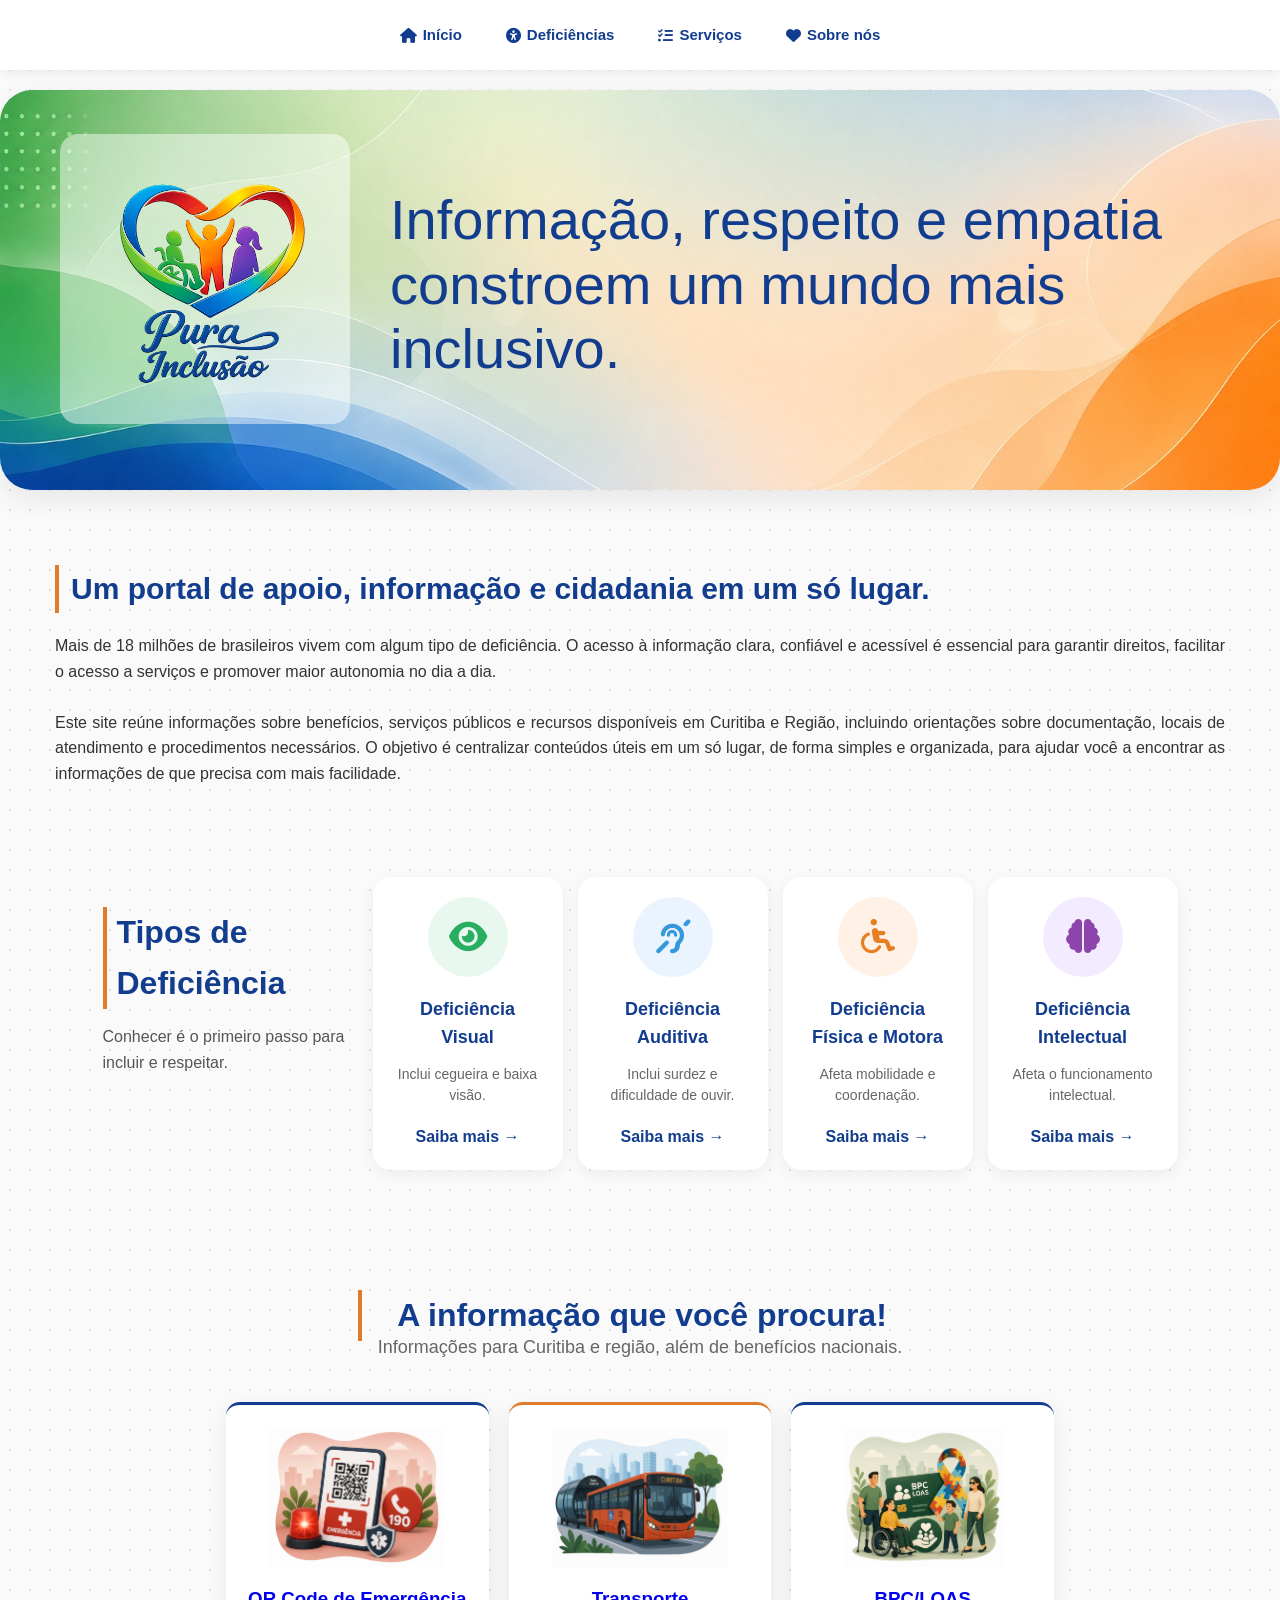
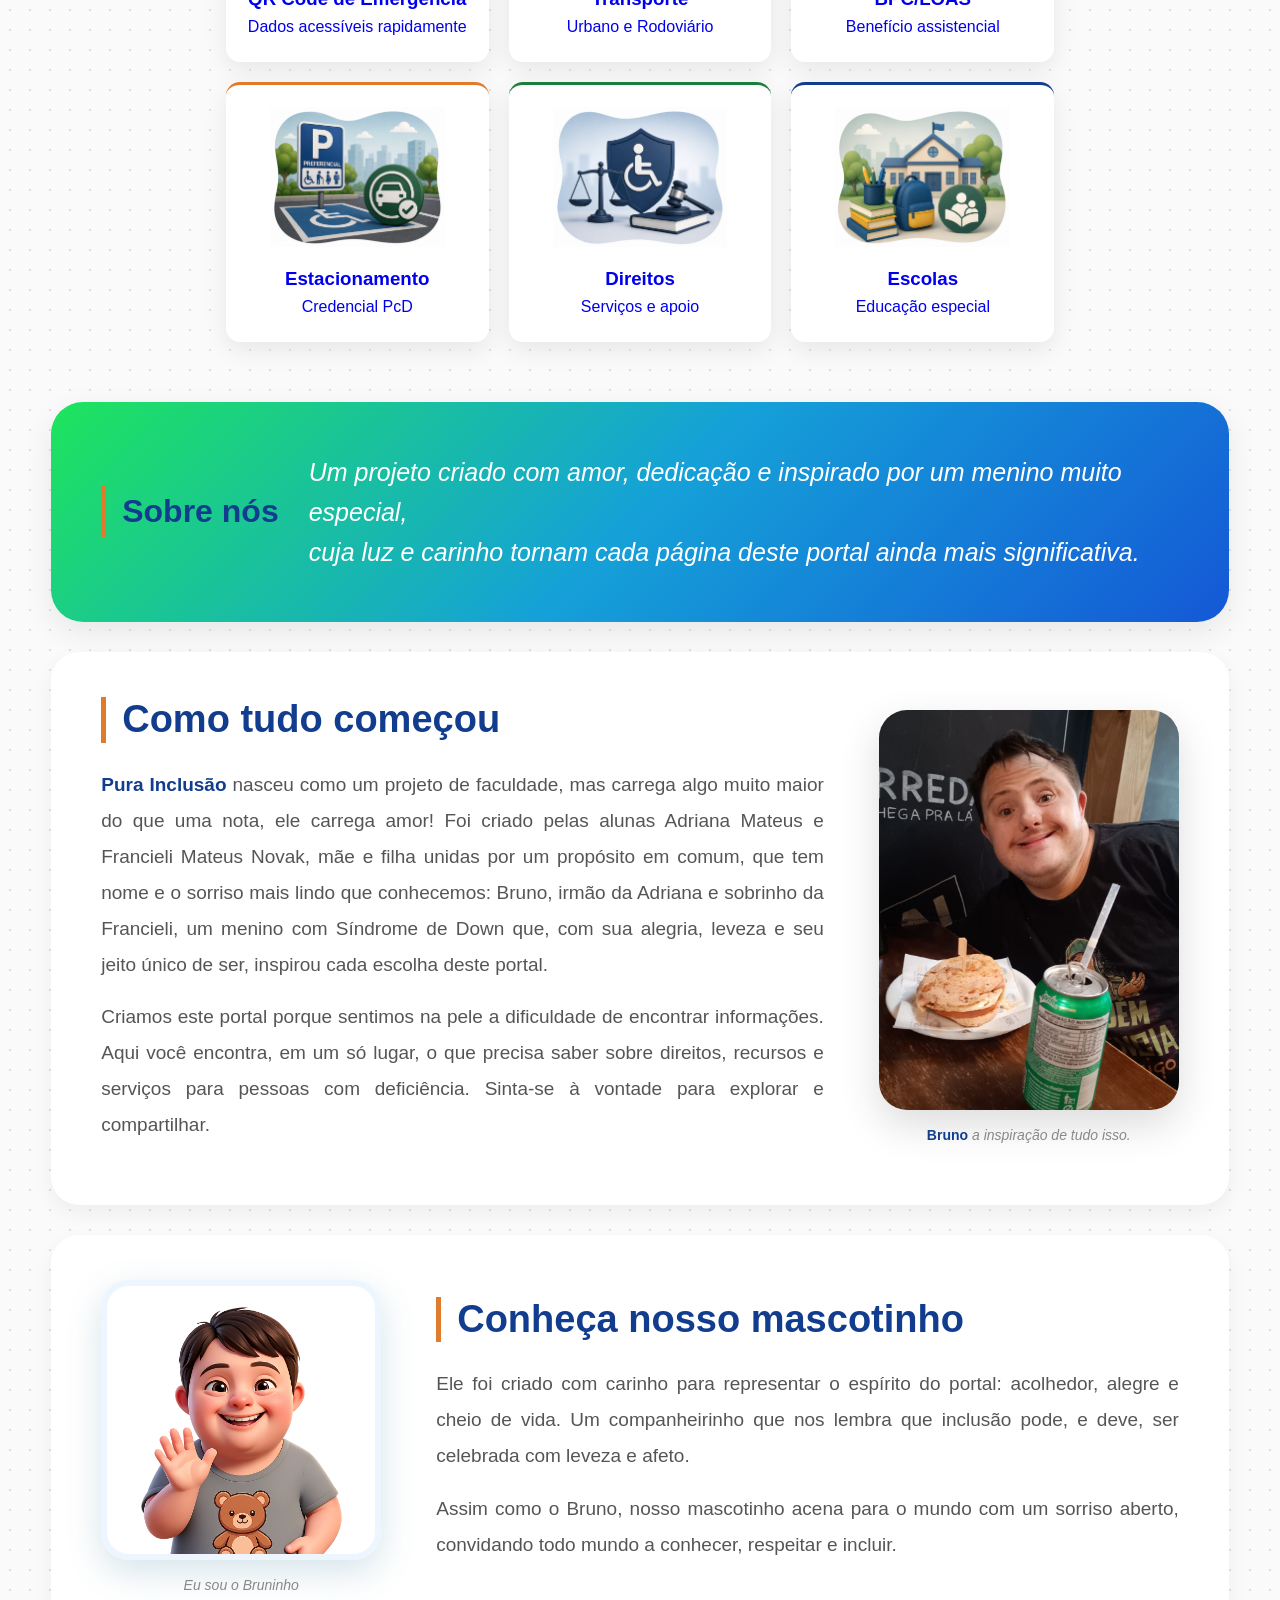
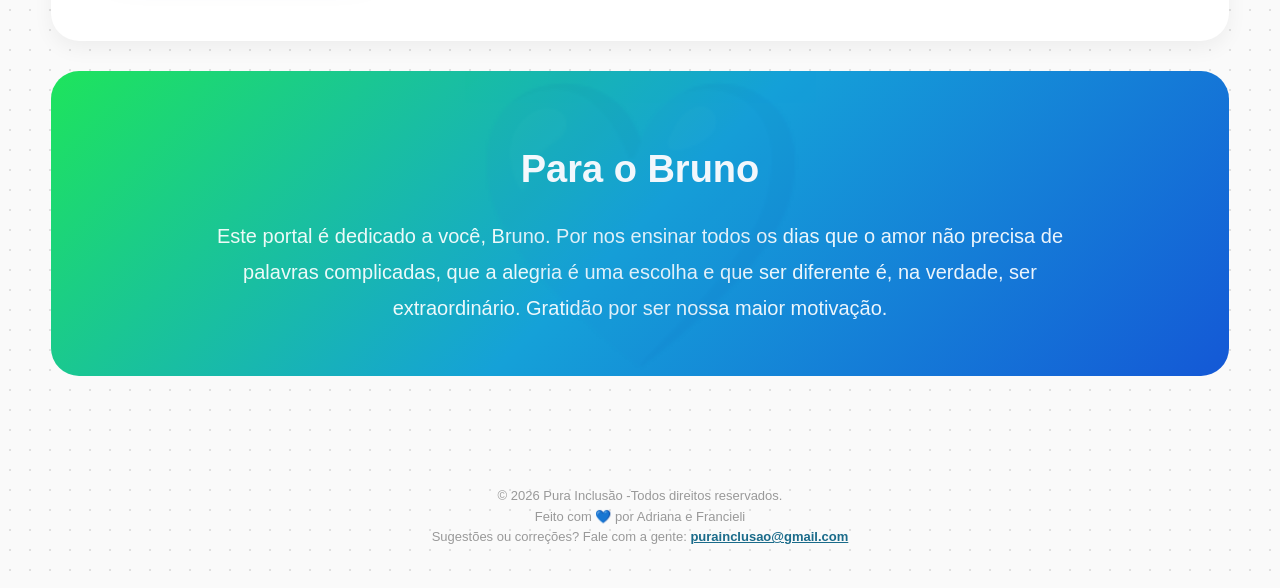
<file: index.html>
<!doctype html>
<html lang="pt-br">
  <head>
    <meta charset="UTF-8" />
    <meta name="viewport" content="width=device-width, initial-scale=1.0" />
    <title>Pura Inclusão</title>
    <link
      rel="stylesheet"
      href="https://cdnjs.cloudflare.com/ajax/libs/font-awesome/6.5.2/css/all.min.css"
    />

    <!-- CSS externo -->
    <link rel="stylesheet" href="style.css" />

    <style>
      /* =====================================================
         MENU DE NAVEGAÇÃO
      ===================================================== */
      .menu-nav {
        position: sticky;
        top: 0;
        z-index: 999;
        background: white;
        box-shadow: 0 2px 12px rgba(0, 0, 0, 0.08);
        margin: -20px -20px 0;
        padding: 15px 40px;
        display: flex;
        flex-direction: row;
        align-items: center;
        justify-content: center;
        height: max-content;
        width: 100%;
      }
      .menu-nav img {
        width: 60px;
        height: 70px;
        position: absolute;
        right: 40px;
      }

      .menu-nav-links {
        display: flex;
        flex-direction: row;
        justify-content: center;
        gap: 8px;
        align-items: center;
      }

      .menu-nav-links a {
        text-decoration: none;
        color: #123d8f;
        font-size: 15px;
        font-weight: 600;
        padding: 8px 18px;
        border-radius: 10px;
        transition: all 0.2s ease;
        display: flex;
        align-items: center;
        gap: 6px;
      }

      .menu-nav-links a:hover {
        background: #edf6ff;
        color: #123d8f;
      }

      /* Corrige o scroll para não ficar atrás do menu fixo */
      #inicio,
      #deficiencias,
      #servicos,
      #sobre {
        scroll-margin-top: 80px;
      }

      @media (max-width: 700px) {
        .menu-nav {
          padding: 10px 16px;
          height: auto;
          flex-wrap: wrap;
          gap: 8px;
        }
        .menu-nav-links {
          flex-wrap: wrap;
          gap: 6px;
          justify-content: center;
        }
        .menu-nav-links a {
          font-size: 13px;
          padding: 6px 12px;
        }
      }
    </style>

    <style>
      .hero-sobre {
        background: white;
        border-radius: 32px;
        padding: 45px 60px;
        margin-bottom: 30px;
        box-shadow: 0 4px 20px rgba(0, 0, 0, 0.06);
        border: 1px solid #eee;
        display: flex;
        align-items: center;
        gap: 50px;
        position: relative;
        overflow: hidden;
      }

      .hero-logo {
        width: 170px;
        min-width: 170px;
        display: block;
        border-radius: 20px;
      }

      .hero-sobre-conteudo {
        max-width: 560px;
      }

      .hero-sobre h1 {
        font-size: 44px;
        font-weight: 700;
        color: #123d8f;
        line-height: 1.1;
        margin-bottom: 14px;
      }

      .hero-sobre-sub {
        font-size: 18px;
        color: #666;
        line-height: 1.7;
        border-left: 4px solid #e07b2c;
        padding-left: 16px;
        max-width: 100%;
        white-space: nowrap;
      }

      .secao-historia {
        background: white;
        border-radius: 28px;
        padding: 45px 50px;
        margin-bottom: 30px;
        box-shadow: 0 8px 20px rgba(0, 0, 0, 0.05);
        display: grid;
        grid-template-columns: 1fr auto;
        gap: 55px;
        align-items: center;
      }

      .historia-texto h2 {
        font-size: 38px;
        color: #123d8f;
        margin-bottom: 24px;
        border-left: 5px solid #e07b2c;
        padding-left: 16px;
        line-height: 1.2;
        margin-top: 0;
      }

      .historia-texto p {
        font-size: 19px;
        color: #555;
        line-height: 1.9;
        margin-bottom: 16px;
        text-align: justify;
      }

      .historia-texto strong {
        color: #123d8f;
      }

      .historia-foto {
        display: flex;
        flex-direction: column;
        align-items: center;
        gap: 14px;
      }

      .foto-bruno {
        width: 300px;
        border-radius: 28px;
        box-shadow: 0 15px 40px rgba(0, 0, 0, 0.14);
        object-fit: cover;
        aspect-ratio: 3/4;
        display: block;
      }

      .foto-legenda {
        font-size: 14px;
        color: #888;
        font-style: italic;
        text-align: center;
      }

      .foto-legenda strong {
        color: #123d8f;
        font-style: normal;
      }

      .secao-mascote {
        background: white;
        border-radius: 28px;
        padding: 45px 50px;
        margin-bottom: 30px;
        box-shadow: 0 8px 20px rgba(0, 0, 0, 0.05);
        display: grid;
        grid-template-columns: auto 1fr;
        gap: 55px;
        align-items: center;
      }

      .mascote-foto {
        display: flex;
        flex-direction: column;
        align-items: center;
        gap: 14px;
      }

      .foto-mascote {
        width: 280px;
        height: auto;
        border-radius: 28px;
        box-shadow: 0 12px 35px rgba(26, 107, 138, 0.18);
        border: 6px solid #edf6ff;
        display: block;
      }

      .mascote-texto h2 {
        font-size: 38px;
        color: #123d8f;
        margin-bottom: 24px;
        border-left: 5px solid #e07b2c;
        padding-left: 16px;
        line-height: 1.2;
        margin-top: 0;
      }

      .mascote-texto p {
        font-size: 19px;
        color: #555;
        line-height: 1.9;
        margin-bottom: 16px;
        text-align: justify;
      }
      .secao-dedicatoria {
        border-radius: 28px;
        padding: 50px;
        margin-bottom: 30px;
        background: linear-gradient(
          135deg,
          #1ee45c 0%,
          #15a1d8 50%,
          #1458d6 100%
        );
        color: white;
        text-align: center;
        position: relative;
        overflow: hidden;
      }

      .secao-dedicatoria::before {
        content: "💙";
        position: absolute;
        font-size: 280px;
        opacity: 0.05;
        left: 50%;
        top: 50%;
        transform: translate(-50%, -50%);
        line-height: 1;
        pointer-events: none;
      }

      .secao-dedicatoria .dedicatoria-emoji {
        font-size: 48px;
        display: block;
        margin-bottom: 18px;
      }

      .secao-dedicatoria h2 {
        font-size: 38px;
        color: white;
        border: none;
        padding: 0;
        margin: 0 0 18px;
      }

      .secao-dedicatoria p {
        font-size: 20px;
        color: rgba(255, 255, 255, 0.92);
        line-height: 1.8;
        max-width: 880px;
        margin: 0 auto;
      }

      .sobre-nos {
        background: linear-gradient(
          135deg,
          #1ee45c 0%,
          #15a1d8 50%,
          #1458d6 100%
        );
        border-radius: 32px;
        padding: 50px 60px;
        margin-bottom: 30px;
        box-shadow: 0 10px 30px rgba(0, 0, 0, 0.08);
      }

      .sobre-wrapper {
        width: 92%;
        max-width: 1400px;
        margin: 0 auto 60px;
      }

      /* --- Hero banner index --- */
      .hero-index {
        flex-direction: row;
        width: 100%;
        max-width: 1400px;
        margin: 20px auto 35px;
        min-height: 400px;
        background-image: url("assets/banner-visual.jpg");
        background-size: cover;
        background-position: 0%;
        border-radius: 32px;
        overflow: hidden;
        position: relative;
        box-shadow: 0 10px 30px rgba(0, 0, 0, 0.08);
        padding: 20px;
      }

      .hero-index-conteudo {
        display: flex;
        flex-direction: row;
        justify-content: space-around;
        align-items: center;
        gap: 40px;
        position: absolute;
        left: 60px;
        top: 50%;
        transform: translateY(-50%);
        max-width: 1300px;
        z-index: 2;
      }

      .hero-index-logo {
        width: 290px;
        background: rgba(255, 255, 255, 0.475);
        border-radius: 18px;
        padding: 8px;
        margin-bottom: 22px;
        display: block;
      }

      .hero-index h1 {
        font-family: Arial, Helvetica, sans-serif;
        font-size: 56px;
        font-weight: 500;
        color: #123d8f;
        line-height: 1.15;
        margin-bottom: 10px;
      }

      .hero-index p {
        font-size: 18px;
        color: #555;
        line-height: 0.6;
        background: rgba(255, 255, 255, 0.85);
        padding: 20px 20px;
        border-radius: 14px;
      }

      @media (max-width: 1200px) {
        .hero-index-conteudo {
          left: 40px;
          max-width: 440px;
        }
        .hero-index h1 {
          font-size: 36px;
        }
        .hero-index p {
          font-size: 16px;
        }
      }

      @media (max-width: 900px) {
        .hero-sobre {
          padding: 30px;
          gap: 24px;
        }
        .hero-sobre h1 {
          font-size: 32px;
        }
        .secao-historia,
        .secao-mascote {
          grid-template-columns: 1fr;
          padding: 30px;
          gap: 30px;
        }
        .secao-mascote .mascote-foto {
          order: -1;
        }
        .foto-bruno {
          width: 100%;
          max-width: 320px;
        }
        .foto-mascote {
          width: 200px;
          height: 200px;
        }
      }
    </style>
  </head>

  <body>
    <!-- MENU DE NAVEGAÇÃO -->
    <nav class="menu-nav">
      <div class="menu-nav-links">
        <a href="#inicio"><i class="fa-solid fa-house"></i> Início</a>
        <a href="#deficiencias"
          ><i class="fa-solid fa-universal-access"></i> Deficiências</a
        >
        <a href="#servicos"><i class="fa-solid fa-list-check"></i> Serviços</a>
        <a href="#sobre"><i class="fa-solid fa-heart"></i> Sobre nós</a>
      </div>
    </nav>

    <!-- HERO BANNER -->
    <section class="hero-index" id="inicio">
      <div class="hero-index-conteudo">
        <img
          class="hero-index-logo"
          src="assets/Logo.png"
          alt="Pura Inclusão"
        />
        <h1 class="">
          Informação, respeito e empatia constroem um mundo mais inclusivo.
        </h1>
      </div>
    </section>

    <!-- CONTEÚDO -->
    <main class="conteudo">
      <h2>Um portal de apoio, informação e cidadania em um só lugar.</h2>

      <p>
        Mais de 18 milhões de brasileiros vivem com algum tipo de deficiência. O
        acesso à informação clara, confiável e acessível é essencial para
        garantir direitos, facilitar o acesso a serviços e promover maior
        autonomia no dia a dia.
      </p>
      <br />

      <p>
        Este site reúne informações sobre benefícios, serviços públicos e
        recursos disponíveis em Curitiba e Região, incluindo orientações sobre
        documentação, locais de atendimento e procedimentos necessários. O
        objetivo é centralizar conteúdos úteis em um só lugar, de forma simples
        e organizada, para ajudar você a encontrar as informações de que precisa
        com mais facilidade.
      </p>
    </main>

    <!-- CARDS -->
    <!-- TIPOS DE DEFICIENCIA -->
    <section class="tipos-deficiencia" id="deficiencias">
      <div class="tipos-texto">
        <h2>Tipos de Deficiência</h2>

        <p>Conhecer é o primeiro passo para incluir e respeitar.</p>
      </div>

      <div class="tipos-cards">
        <div class="tipo-card">
          <div class="icone verde">
            <i class="fa-solid fa-eye"></i>
          </div>

          <h3>Deficiência Visual</h3>

          <p>Inclui cegueira e baixa visão.</p>

          <a href="deficienciavisual.html">Saiba mais →</a>
        </div>

        <div class="tipo-card">
          <div class="icone azul">
            <i class="fa-solid fa-ear-deaf"></i>
          </div>

          <h3>Deficiência Auditiva</h3>

          <p>Inclui surdez e dificuldade de ouvir.</p>

          <a href="deficienciaauditiva.html">Saiba mais →</a>
        </div>

        <div class="tipo-card">
          <div class="icone laranja">
            <i class="fa-solid fa-wheelchair"></i>
          </div>

          <h3>Deficiência Física e Motora</h3>

          <p>Afeta mobilidade e coordenação.</p>

          <a href="deficienciafisicamotora.html">Saiba mais →</a>
        </div>

        <div class="tipo-card">
          <div class="icone roxo">
            <i class="fa-solid fa-brain"></i>
          </div>

          <h3>Deficiência Intelectual</h3>

          <p>Afeta o funcionamento intelectual.</p>

          <a href="deficienciaIntelectual.html">Saiba mais →</a>
        </div>
      </div>

      <!-- O QUE VOCÊ PRECISA? -->
    </section>
    <div class="cards-titulo">
      <h2>A informação que você procura!</h2>
      <p class="subtitulo-home">
        Informações para Curitiba e região, além de benefícios nacionais.
      </p>
    </div>
    <section class="cards" id="servicos">
      <a href="qrcode.html" class="card azul">
        <img src="assets/qrcode.png" class="card-img" />
        <span class="icone-card"></span>
        <h3>QR Code de Emergência</h3>
        <p>Dados acessíveis rapidamente</p>
      </a>

      <a href="cartao_transporte.html" class="card laranja">
        <img src="assets/onibuscuritiba.png" class="card-img" />
        <span class="icone-card"></span>
        <h3>Transporte</h3>
        <p>Urbano e Rodoviário</p>
      </a>

      <a href="bpc_loas.html" class="card azul">
        <img src="assets/bpcloas.png" class="card-img" />
        <span class="icone-card"></span>
        <h3>BPC/LOAS</h3>
        <p>Benefício assistencial</p>
      </a>

      <a href="estacionamento.html" class="card laranja">
        <img src="assets/preferencial.png" class="card-img" />
        <span class="icone-card"></span>
        <h3>Estacionamento</h3>
        <p>Credencial PcD</p>
      </a>

      <a href="direitos_curitiba.html" class="card verde">
        <img src="assets/direito.png" class="card-img" />
        <span class="icone-card"></span>
        <h3>Direitos</h3>
        <p>Serviços e apoio</p>
      </a>

      <a href="escolas_especiais.html" class="card azul">
        <img src="assets/escola.png" class="card-img" />
        <span class="icone-card"></span>
        <h3>Escolas</h3>
        <p>Educação especial</p>
      </a>
    </section>

    <!-- SOBRE NÓS -->
    <div class="sobre-wrapper" id="sobre">
      <div
        class="sobre-nos"
        style="
          display: flex;
          align-items: center;
          gap: 30px;
          margin: 40px 0 30px;
          padding-left: 50px;
        "
      >
        <h2
          style="
            font-size: 32px;
            color: #123d8f;
            border-left: 5px solid #e07b2c;
            padding-left: 16px;
            margin: 0;
            white-space: nowrap;
          "
        >
          Sobre nós
        </h2>
        <p style="font-size: 25px; color: #fff; font-style: italic; margin: 0">
          Um projeto criado com amor, dedicação e inspirado por um menino muito
          especial, <br />cuja luz e carinho tornam cada página deste portal
          ainda mais significativa.
        </p>
      </div>

      <section class="secao-historia">
        <div class="historia-texto">
          <h2>Como tudo começou</h2>
          <p>
            <strong>Pura Inclusão</strong> nasceu como um projeto de faculdade,
            mas carrega algo muito maior do que uma nota, ele carrega amor! Foi
            criado pelas alunas Adriana Mateus e Francieli Mateus Novak, mãe e
            filha unidas por um propósito em comum, que tem nome e o sorriso
            mais lindo que conhecemos: Bruno, irmão da Adriana e sobrinho da
            Francieli, um menino com Síndrome de Down que, com sua alegria,
            leveza e seu jeito único de ser, inspirou cada escolha deste portal.
          </p>
          <p>
            Criamos este portal porque sentimos na pele a dificuldade de
            encontrar informações. Aqui você encontra, em um só lugar, o que
            precisa saber sobre direitos, recursos e serviços para pessoas com
            deficiência. Sinta-se à vontade para explorar e compartilhar.
          </p>
        </div>
        <div class="historia-foto">
          <img
            class="foto-bruno"
            src="assets/foto-bruno.jpeg"
            alt="Bruno, jovem com Síndrome de Down, sorrindo em um restaurante"
          />
          <p class="foto-legenda">
            <strong>Bruno</strong> a inspiração de tudo isso.
          </p>
        </div>
      </section>

      <section class="secao-mascote">
        <div class="mascote-foto">
          <img
            class="foto-mascote"
            src="assets/mascote.png"
            alt="Mascote do portal Pura Inclusão acenando"
          />
          <p class="foto-legenda">Eu sou o Bruninho</p>
        </div>
        <div class="mascote-texto">
          <h2>Conheça nosso mascotinho</h2>
          <p>
            Ele foi criado com carinho para representar o espírito do portal:
            acolhedor, alegre e cheio de vida. Um companheirinho que nos lembra
            que inclusão pode, e deve, ser celebrada com leveza e afeto.
          </p>
          <p>
            Assim como o Bruno, nosso mascotinho acena para o mundo com um
            sorriso aberto, convidando todo mundo a conhecer, respeitar e
            incluir.
          </p>
        </div>
      </section>

      <section class="secao-dedicatoria">
        <span class="dedicatoria-emoji"></span>
        <h2>Para o Bruno</h2>
        <p>
          Este portal é dedicado a você, Bruno. Por nos ensinar todos os dias
          que o amor não precisa de palavras complicadas, que a alegria é uma
          escolha e que ser diferente é, na verdade, ser extraordinário.
          Gratidão por ser nossa maior motivação.
        </p>
      </section>
    </div>

    <footer class="rodape">
      © 2026 Pura Inclusão -Todos direitos reservados.<br />
      Feito com 💙 por Adriana e Francieli<br />
      Sugestões ou correções? Fale com a gente:
      <a
        href="mailto:purainclusao@gmail.com"
        style="color: #1a6b8a; font-weight: 600"
        >purainclusao@gmail.com</a
      >
    </footer>
  </body>
</html>
</file>
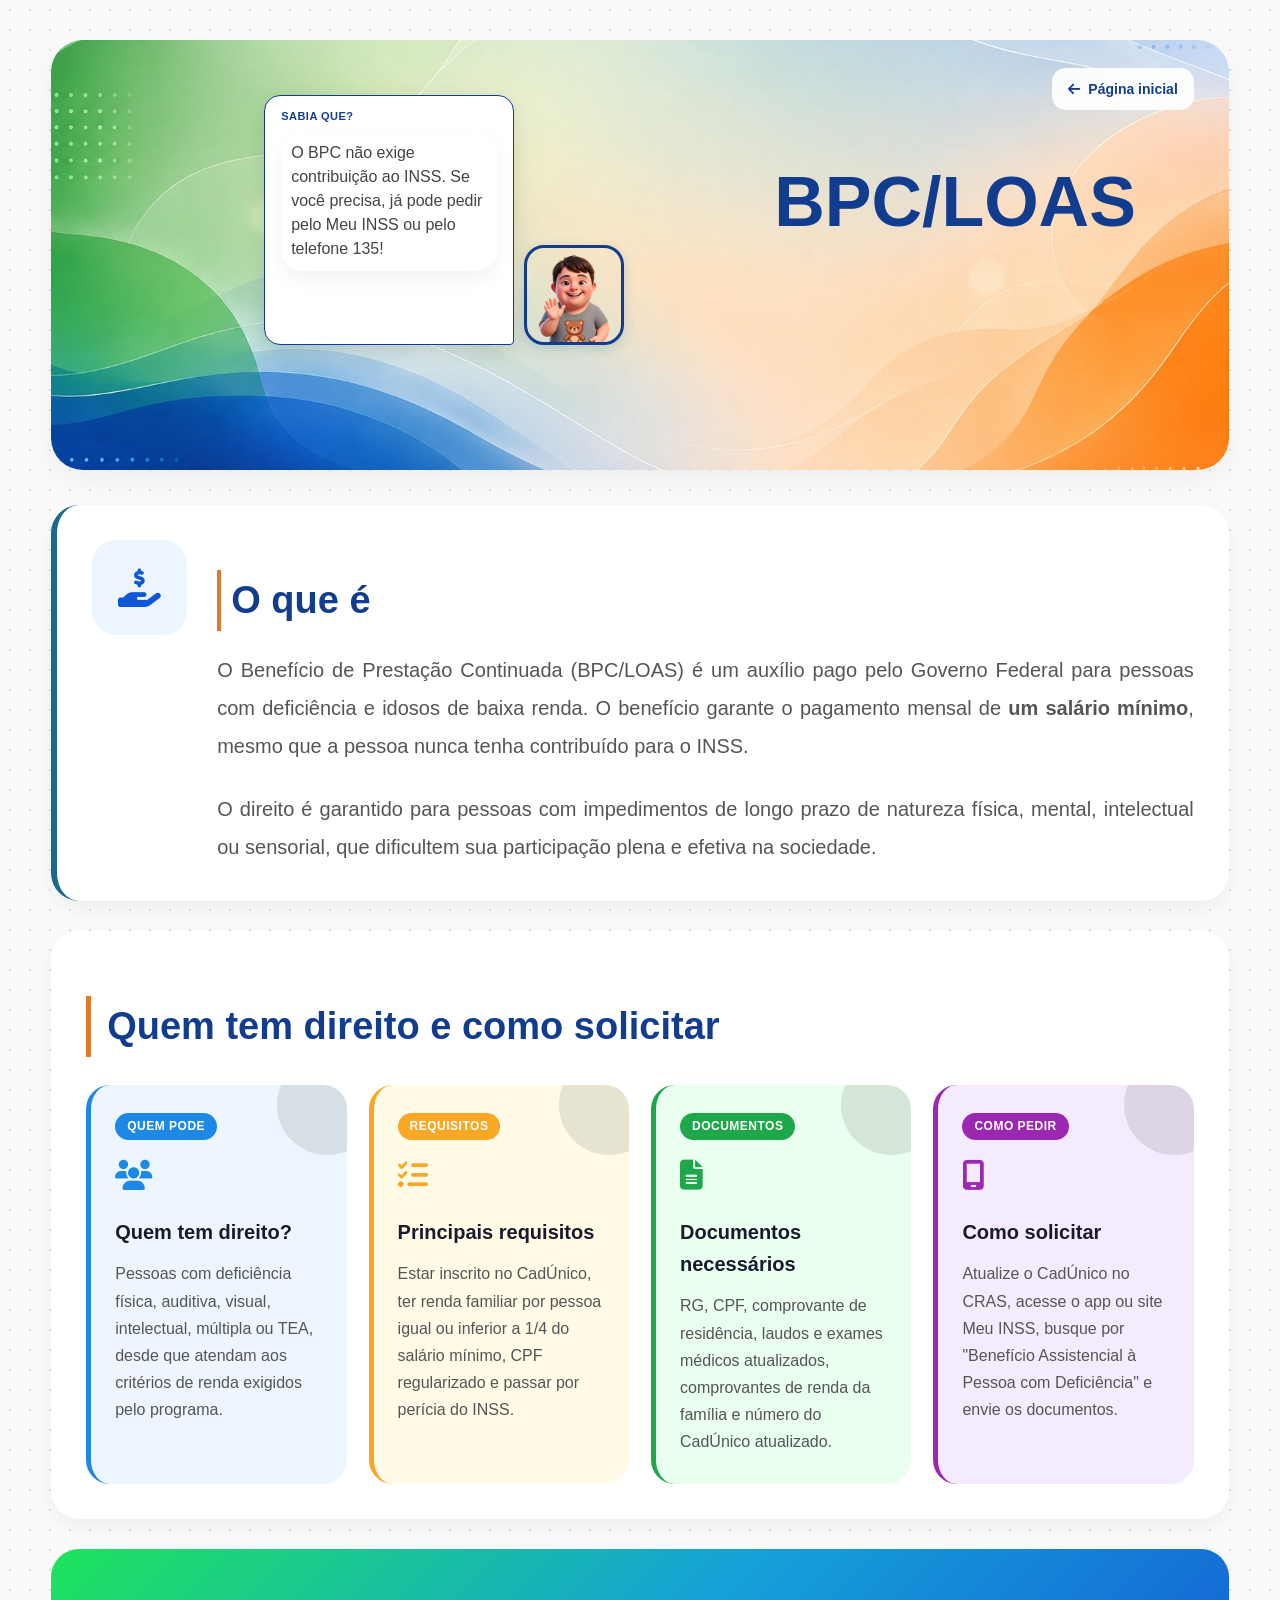
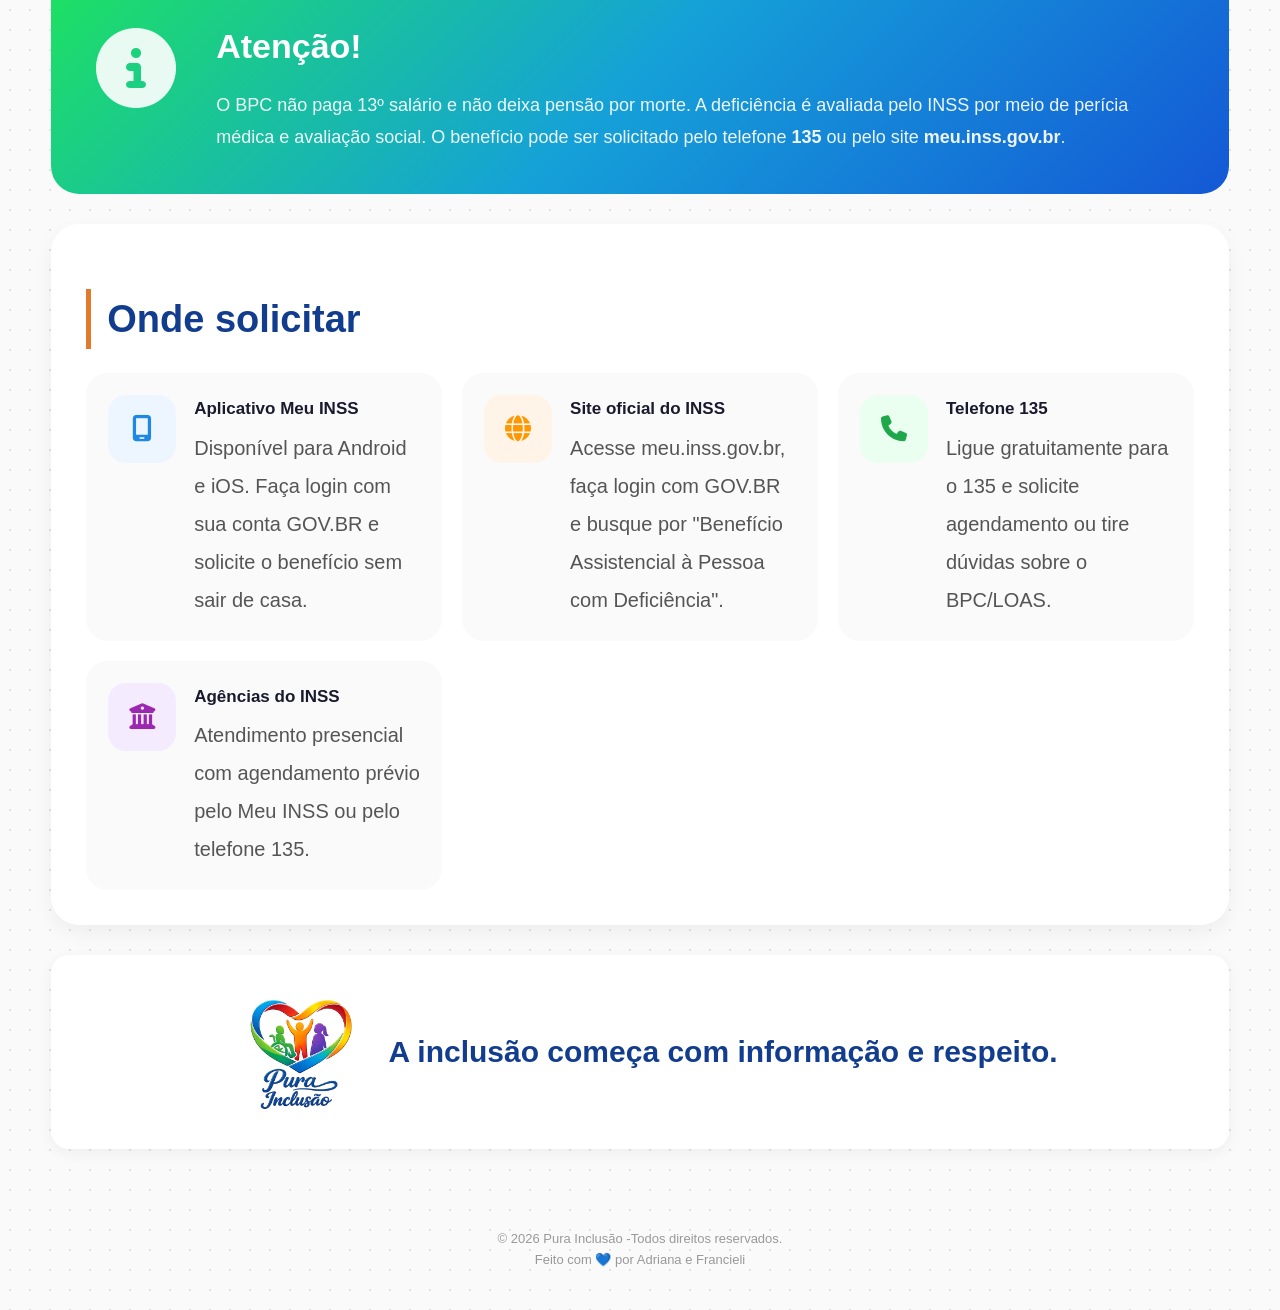
<file: bpc_loas.html>
<!doctype html>
<html lang="pt-br">
  <head>
    <meta charset="UTF-8" />
    <meta name="viewport" content="width=device-width, initial-scale=1.0" />
    <title>BPC/LOAS - Laços de Inclusão</title>
    <link
      rel="stylesheet"
      href="https://cdnjs.cloudflare.com/ajax/libs/font-awesome/6.5.2/css/all.min.css"
    />
    <link rel="stylesheet" href="style.css" />

    <style>
      /* =====================================================
         ESTILOS EXTRAS — BPC/LOAS
      ===================================================== */

      .secao-destaques {
        background: white;
        border-radius: 28px;
        padding: 35px;
        margin-bottom: 30px;
        box-shadow: 0 8px 20px rgba(0, 0, 0, 0.05);
      }

      .grid-destaques {
        display: grid;
        grid-template-columns: repeat(auto-fit, minmax(260px, 1fr));
        gap: 22px;
        margin-top: 28px;
      }

      .destaque-card {
        border-radius: 24px;
        padding: 28px 24px;
        display: flex;
        flex-direction: column;
        gap: 12px;
        position: relative;
        overflow: hidden;
      }

      .destaque-card::before {
        content: "";
        position: absolute;
        top: -30px;
        right: -30px;
        width: 100px;
        height: 100px;
        border-radius: 50%;
        opacity: 0.12;
        background: currentColor;
      }

      .destaque-card.azul-card {
        background: #edf6ff;
        border-left: 5px solid #1e88e5;
      }
      .destaque-card.amarelo-card {
        background: #fffbe6;
        border-left: 5px solid #f9a825;
      }
      .destaque-card.verde-card {
        background: #ebfff0;
        border-left: 5px solid #1ea84b;
      }
      .destaque-card.roxo-card {
        background: #f5ebff;
        border-left: 5px solid #9c27b0;
      }

      .destaque-icone {
        font-size: 30px;
        margin-bottom: 4px;
      }
      .destaque-card.azul-card .destaque-icone {
        color: #1e88e5;
      }
      .destaque-card.amarelo-card .destaque-icone {
        color: #f9a825;
      }
      .destaque-card.verde-card .destaque-icone {
        color: #1ea84b;
      }
      .destaque-card.roxo-card .destaque-icone {
        color: #9c27b0;
      }

      .destaque-card h3 {
        font-size: 20px;
        color: #1a1a2e;
        margin: 0;
      }
      .destaque-card p {
        font-size: 16px;
        color: #555;
        line-height: 1.7;
        margin: 0;
      }

      .destaque-tag {
        display: inline-block;
        font-size: 12px;
        font-weight: 700;
        padding: 4px 12px;
        border-radius: 20px;
        width: fit-content;
        letter-spacing: 0.5px;
        text-transform: uppercase;
      }

      .destaque-card.azul-card .destaque-tag {
        background: #1e88e5;
        color: white;
      }
      .destaque-card.amarelo-card .destaque-tag {
        background: #f9a825;
        color: white;
      }
      .destaque-card.verde-card .destaque-tag {
        background: #1ea84b;
        color: white;
      }
      .destaque-card.roxo-card .destaque-tag {
        background: #9c27b0;
        color: white;
      }

      .secao-banner-info {
        border-radius: 28px;
        padding: 40px;
        margin-bottom: 30px;
        background: linear-gradient(
          135deg,
          #1ee45c 0%,
          #15a1d8 50%,
          #1458d6 100%
        );
        color: white;
        display: flex;
        gap: 35px;
        align-items: center;
      }

      .banner-info-icone {
        font-size: 80px;
        opacity: 0.9;
        min-width: 90px;
        text-align: center;
      }

      .banner-info-texto h2 {
        font-size: 34px;
        color: white;
        border: none;
        padding: 0;
        margin-bottom: 16px;
      }
      .banner-info-texto p {
        font-size: 18px;
        line-height: 1.8;
        color: rgba(255, 255, 255, 0.92);
      }

      .subtitulo-secao {
        font-size: 18px;
        color: #666;
        line-height: 1.7;
        margin-bottom: 28px;
        margin-top: -8px;
      }
      .recurso-item h3 {
        font-size: 17px;
        color: #1a1a2e;
        margin-bottom: 6px;
        font-weight: 700;
      }
      .recurso-item {
        transition:
          transform 0.2s ease,
          box-shadow 0.2s ease;
      }
      .recurso-item:hover {
        transform: translateY(-4px);
        box-shadow: 0 10px 25px rgba(0, 0, 0, 0.08);
      }
      .bloco-conteudo {
        border-left: 6px solid #1a6b8a;
      }
      .titulo-secao {
        border-left: 5px solid #e07b2c;
        padding-left: 16px;
        margin-bottom: 24px;
      }

      .frase-final {
        font-size: 30px;
        font-weight: 600;
        color: #123d8f;
        background: white;
        border-radius: 18px;
        padding: 22px 30px;
        box-shadow: 0 4px 15px rgba(0, 0, 0, 0.05);
        display: flex;
        align-items: center;
        justify-content: center;
        gap: 16px;
      }

      .mascote-flutuante {
        position: static;
        display: flex;
        align-items: flex-end;
        justify-content: flex-start;
        gap: 10px;
        margin: 16px 0 0 0;
      }

      .mascote-bolha {
        background: white;
        border: 1.5px solid #123d8f;
        border-radius: 16px 16px 4px 16px;
        padding: 12px 16px;
        max-width: 250px;
        height: 250px;
        box-shadow: 0 6px 20px rgba(0, 0, 0, 0.1);
      }

      .mascote-bolha-titulo {
        font-size: 11px;
        font-weight: 700;
        color: #123d8f;
        text-transform: uppercase;
        letter-spacing: 0.5px;
        display: block;
        margin-bottom: 5px;
      }

      .mascote-bolha p {
        font-size: 16px;
        color: #444;
        line-height: 1.5;
        margin: 0;
        padding: 10px;
      }

      .mascote-avatar {
        width: 100px;
        height: 100px;
        border-radius: 20px;
        border: 3px solid #123d8f;
        overflow: hidden;
        flex-shrink: 0;
        box-shadow: 0 4px 12px rgba(26, 107, 138, 0.2);
      }

      .mascote-avatar img {
        width: 100%;
        height: 100%;
        object-fit: cover;
        object-position: center top;
      }

      @media (max-width: 1200px) {
        .secao-banner-info {
          flex-direction: column;
          text-align: center;
        }
        .banner-info-icone {
          font-size: 60px;
        }
      }
    </style>
  </head>

  <body>
    <main class="pagina-deficiencia">
      <!-- HERO -->
      <section class="hero-visual">
        <div class="voltar-hero">
          <a href="index.html"
            ><i class="fa-solid fa-arrow-left"></i> Página inicial</a
          >
        </div>
        <div class="hero-topo">
          <div class="hero-visual-conteudo">
            <div class="hero-visual-caixa">
              <div class="mascote-flutuante">
                <div class="mascote-bolha">
                  <span class="mascote-bolha-titulo">Sabia que?</span>
                  <p>
                    O BPC não exige contribuição ao INSS. Se você precisa, já
                    pode pedir pelo Meu INSS ou pelo telefone 135!
                  </p>
                </div>
                <div class="mascote-avatar">
                  <img
                    src="assets/mascote.png"
                    alt="Mascote Laços de Inclusão"
                  />
                </div>
              </div>
              <h1>BPC/LOAS</h1>
            </div>
          </div>
        </div>
      </section>

      <!-- O QUE É -->
      <section class="bloco-conteudo">
        <div class="icone-bloco azul-claro">
          <i class="fa-solid fa-hand-holding-dollar"></i>
        </div>
        <div class="texto-bloco">
          <h2>O que é</h2>
          <p>
            O Benefício de Prestação Continuada (BPC/LOAS) é um auxílio pago
            pelo Governo Federal para pessoas com deficiência e idosos de baixa
            renda. O benefício garante o pagamento mensal de
            <strong>um salário mínimo</strong>, mesmo que a pessoa nunca tenha
            contribuído para o INSS.
          </p>
          <br />
          <p>
            O direito é garantido para pessoas com impedimentos de longo prazo
            de natureza física, mental, intelectual ou sensorial, que dificultem
            sua participação plena e efetiva na sociedade.
          </p>
        </div>
      </section>

      <!-- CARDS — REQUISITOS -->
      <section class="secao-destaques">
        <h2 class="titulo-secao">Quem tem direito e como solicitar</h2>
        <div class="grid-destaques">
          <div class="destaque-card azul-card">
            <span class="destaque-tag">Quem pode</span>
            <div class="destaque-icone"><i class="fa-solid fa-users"></i></div>
            <h3>Quem tem direito?</h3>
            <p>
              Pessoas com deficiência física, auditiva, visual, intelectual,
              múltipla ou TEA, desde que atendam aos critérios de renda exigidos
              pelo programa.
            </p>
          </div>

          <div class="destaque-card amarelo-card">
            <span class="destaque-tag">Requisitos</span>
            <div class="destaque-icone">
              <i class="fa-solid fa-list-check"></i>
            </div>
            <h3>Principais requisitos</h3>
            <p>
              Estar inscrito no CadÚnico, ter renda familiar por pessoa igual ou
              inferior a 1/4 do salário mínimo, CPF regularizado e passar por
              perícia do INSS.
            </p>
          </div>

          <div class="destaque-card verde-card">
            <span class="destaque-tag">Documentos</span>
            <div class="destaque-icone">
              <i class="fa-solid fa-file-lines"></i>
            </div>
            <h3>Documentos necessários</h3>
            <p>
              RG, CPF, comprovante de residência, laudos e exames médicos
              atualizados, comprovantes de renda da família e número do CadÚnico
              atualizado.
            </p>
          </div>

          <div class="destaque-card roxo-card">
            <span class="destaque-tag">Como pedir</span>
            <div class="destaque-icone">
              <i class="fa-solid fa-mobile-screen"></i>
            </div>
            <h3>Como solicitar</h3>
            <p>
              Atualize o CadÚnico no CRAS, acesse o app ou site Meu INSS, busque
              por "Benefício Assistencial à Pessoa com Deficiência" e envie os
              documentos.
            </p>
          </div>
        </div>
      </section>

      <!-- BANNER INFO -->
      <section class="secao-banner-info">
        <div class="banner-info-icone">
          <i class="fa-solid fa-circle-info"></i>
        </div>
        <div class="banner-info-texto">
          <h2>Atenção!</h2>
          <p>
            O BPC não paga 13º salário e não deixa pensão por morte. A
            deficiência é avaliada pelo INSS por meio de perícia médica e
            avaliação social. O benefício pode ser solicitado pelo telefone
            <strong>135</strong> ou pelo site <strong>meu.inss.gov.br</strong>.
          </p>
        </div>
      </section>

      <!-- ONDE SOLICITAR -->
      <section class="secao-cards">
        <h2 class="titulo-secao">Onde solicitar</h2>
        <div class="grid-recursos">
          <div class="recurso-item">
            <div class="icone-recurso azul-suave">
              <i class="fa-solid fa-mobile-screen"></i>
            </div>
            <div>
              <h3>Aplicativo Meu INSS</h3>
              <p>
                Disponível para Android e iOS. Faça login com sua conta GOV.BR e
                solicite o benefício sem sair de casa.
              </p>
            </div>
          </div>
          <div class="recurso-item">
            <div class="icone-recurso laranja-suave">
              <i class="fa-solid fa-globe"></i>
            </div>
            <div>
              <h3>Site oficial do INSS</h3>
              <p>
                Acesse meu.inss.gov.br, faça login com GOV.BR e busque por
                "Benefício Assistencial à Pessoa com Deficiência".
              </p>
            </div>
          </div>
          <div class="recurso-item">
            <div class="icone-recurso verde-suave">
              <i class="fa-solid fa-phone"></i>
            </div>
            <div>
              <h3>Telefone 135</h3>
              <p>
                Ligue gratuitamente para o 135 e solicite agendamento ou tire
                dúvidas sobre o BPC/LOAS.
              </p>
            </div>
          </div>
          <div class="recurso-item">
            <div class="icone-recurso roxo-suave">
              <i class="fa-solid fa-building-columns"></i>
            </div>
            <div>
              <h3>Agências do INSS</h3>
              <p>
                Atendimento presencial com agendamento prévio pelo Meu INSS ou
                pelo telefone 135.
              </p>
            </div>
          </div>
        </div>
      </section>

      <p class="frase-final">
        <img
          src="assets/Logo.png"
          alt="Laços de Inclusão"
          style="width: 150px; border-radius: 10px"
        />
        A inclusão começa com informação e respeito.
      </p>
    </main>
    <footer class="rodape">
      © 2026 Pura Inclusão -Todos direitos reservados.<br />
      Feito com 💙 por Adriana e Francieli
    </footer>
  </body>
</html>
</file>
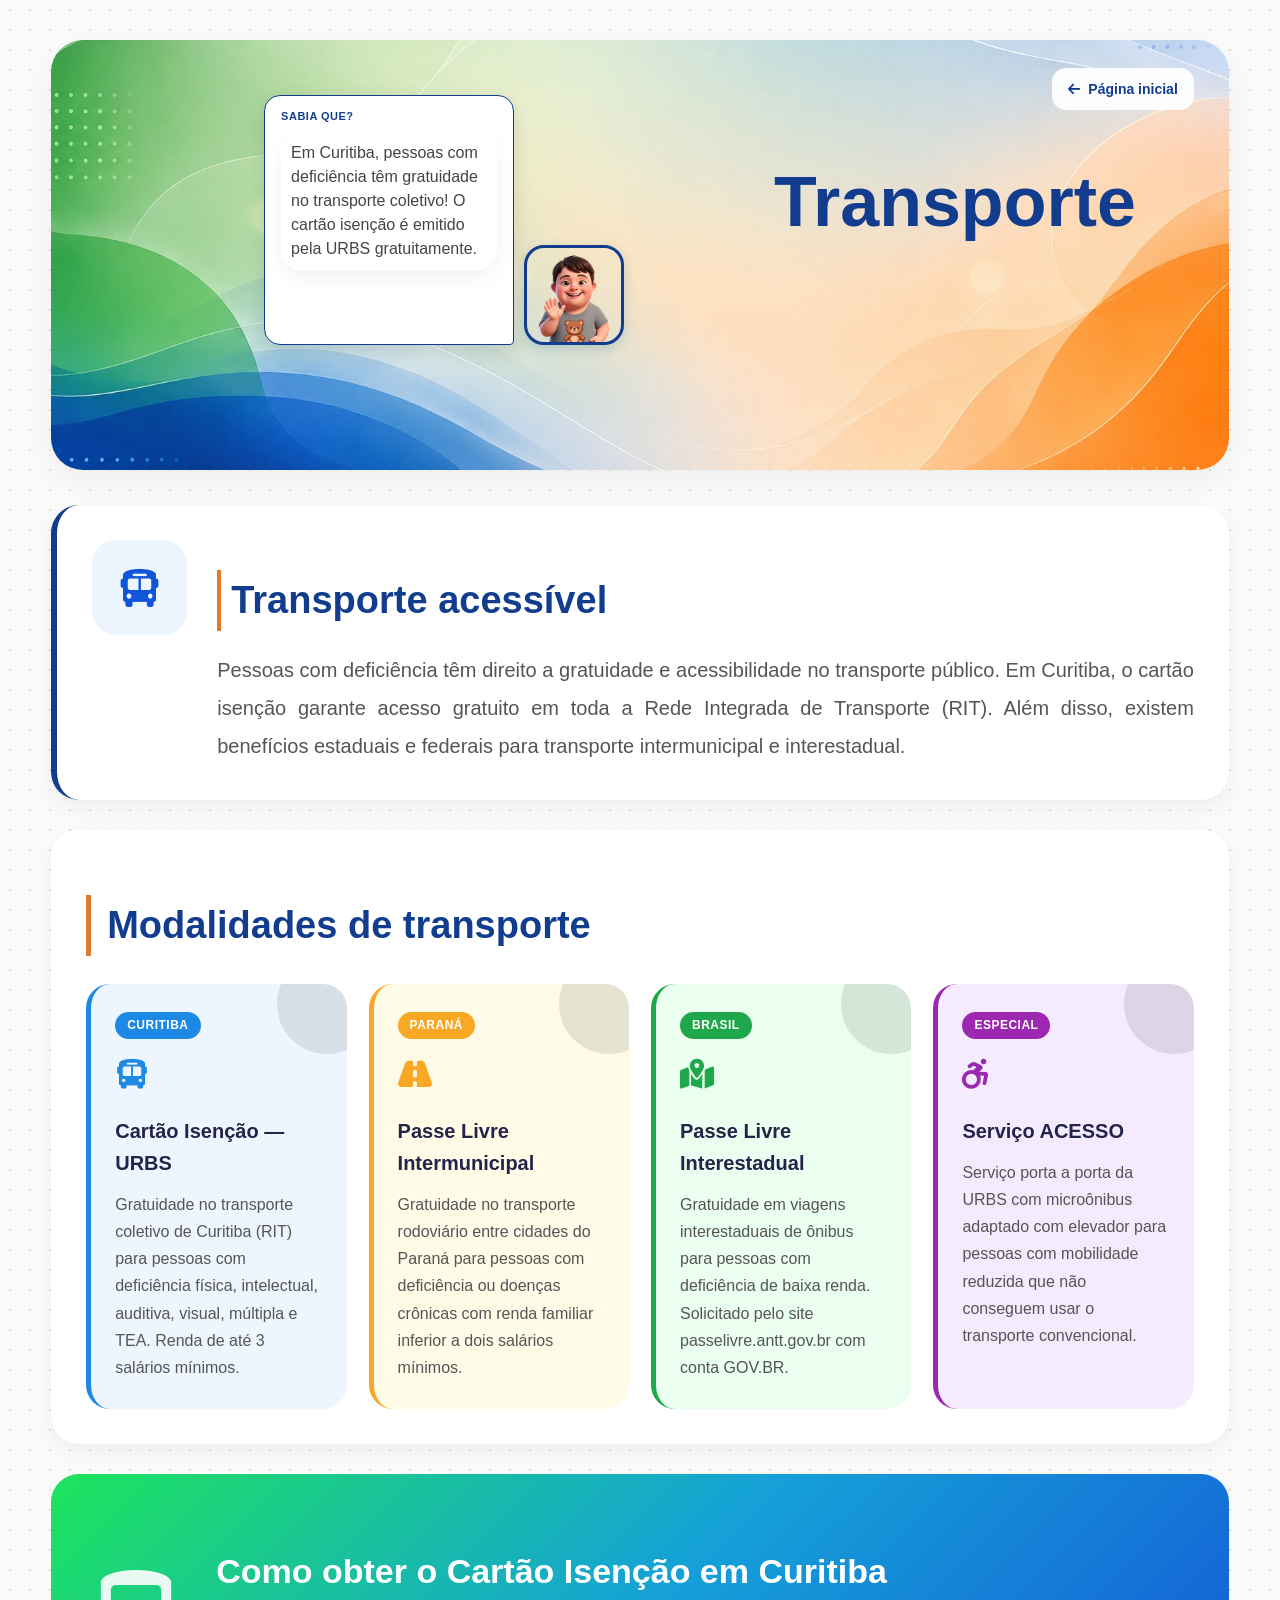
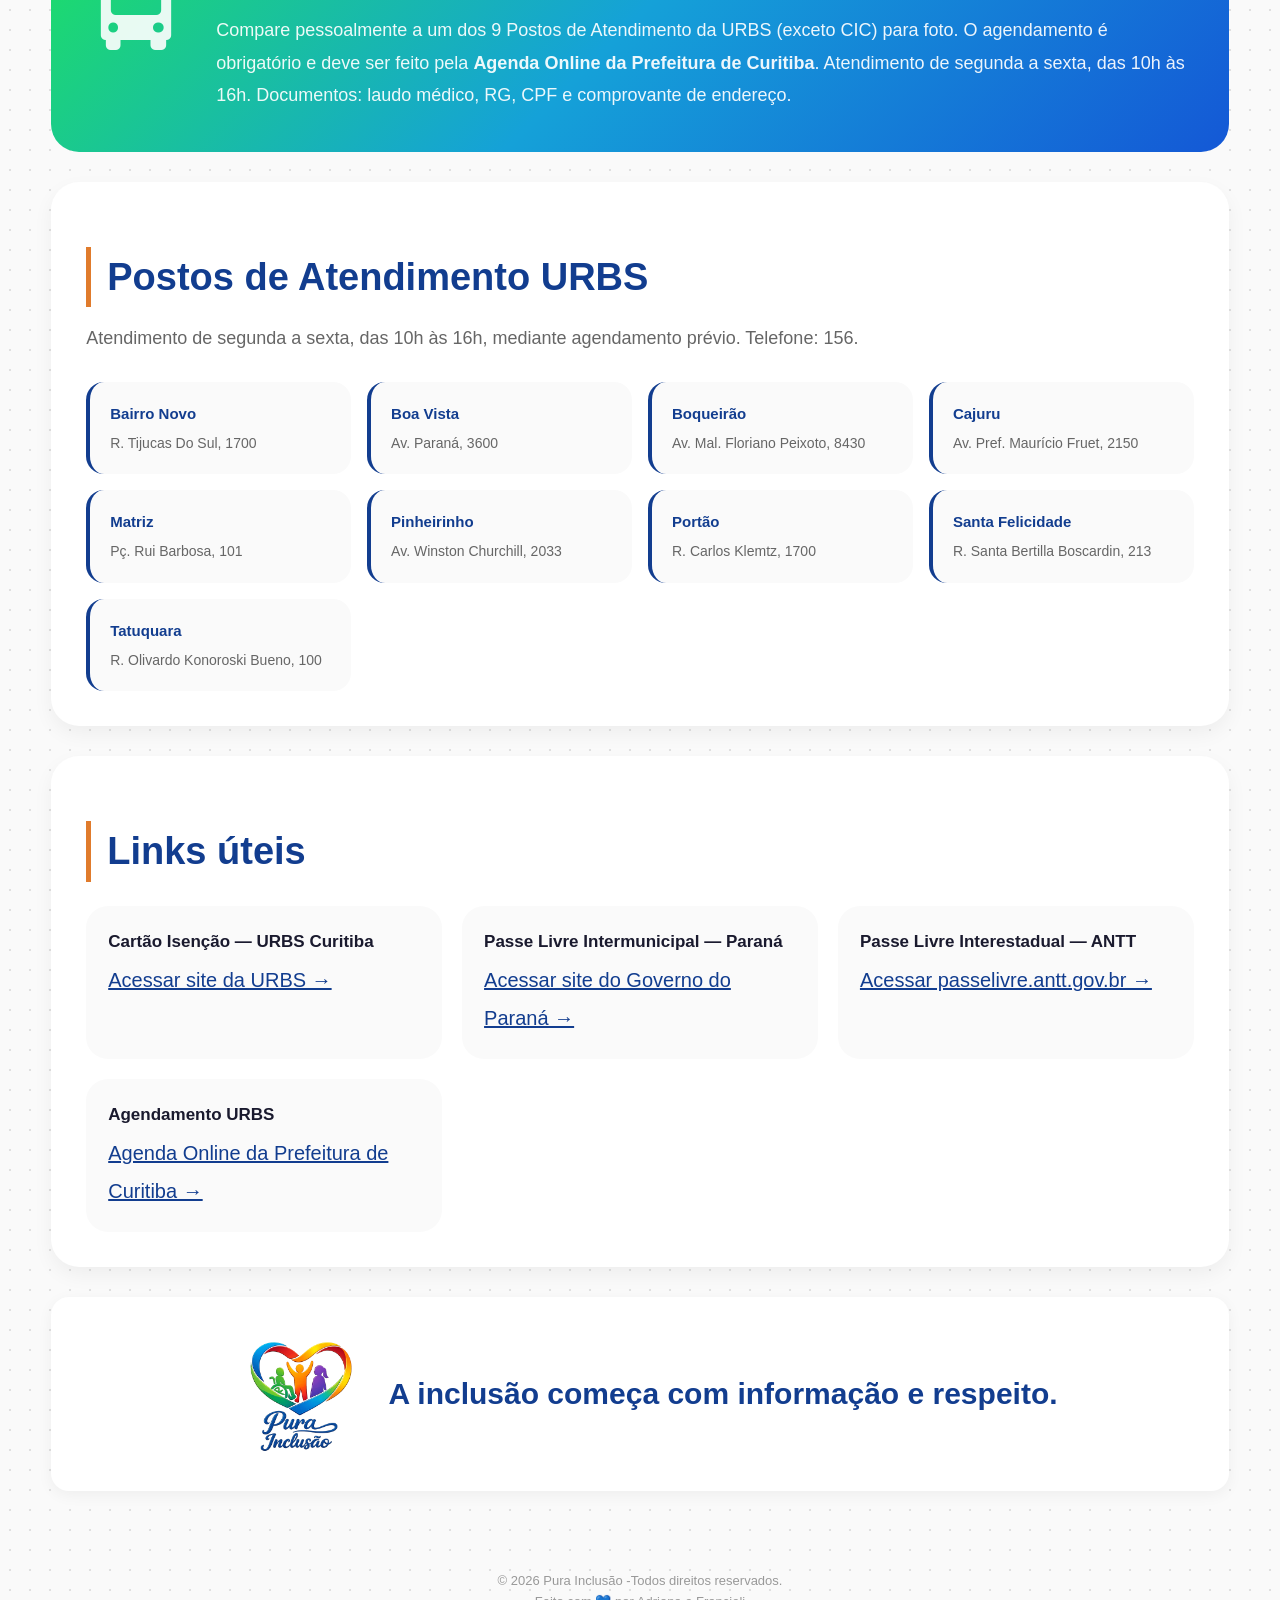
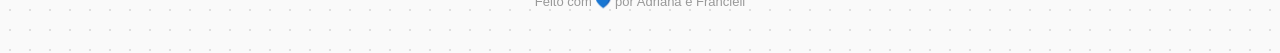
<file: cartao_transporte.html>
<!doctype html>
<html lang="pt-br">
  <head>
    <meta charset="UTF-8" />
    <meta name="viewport" content="width=device-width, initial-scale=1.0" />
    <title>Transporte - Pura Inclusão</title>
    <link
      rel="stylesheet"
      href="https://cdnjs.cloudflare.com/ajax/libs/font-awesome/6.5.2/css/all.min.css"
    />
    <link rel="stylesheet" href="style.css" />

    <style>
      /* =====================================================
         ESTILOS EXTRAS — TRANSPORTE
      ===================================================== */

      .secao-destaques {
        background: white;
        border-radius: 28px;
        padding: 35px;
        margin-bottom: 30px;
        box-shadow: 0 8px 20px rgba(0, 0, 0, 0.05);
      }

      .grid-destaques {
        display: grid;
        grid-template-columns: repeat(auto-fit, minmax(260px, 1fr));
        gap: 22px;
        margin-top: 28px;
      }

      .destaque-card {
        border-radius: 24px;
        padding: 28px 24px;
        display: flex;
        flex-direction: column;
        gap: 12px;
        position: relative;
        overflow: hidden;
      }

      .destaque-card::before {
        content: "";
        position: absolute;
        top: -30px;
        right: -30px;
        width: 100px;
        height: 100px;
        border-radius: 50%;
        opacity: 0.12;
        background: currentColor;
      }

      .destaque-card.azul-card {
        background: #edf6ff;
        border-left: 5px solid #1e88e5;
      }
      .destaque-card.amarelo-card {
        background: #fffbe6;
        border-left: 5px solid #f9a825;
      }
      .destaque-card.verde-card {
        background: #ebfff0;
        border-left: 5px solid #1ea84b;
      }
      .destaque-card.roxo-card {
        background: #f5ebff;
        border-left: 5px solid #9c27b0;
      }

      .destaque-icone {
        font-size: 30px;
        margin-bottom: 4px;
      }
      .destaque-card.azul-card .destaque-icone {
        color: #1e88e5;
      }
      .destaque-card.amarelo-card .destaque-icone {
        color: #f9a825;
      }
      .destaque-card.verde-card .destaque-icone {
        color: #1ea84b;
      }
      .destaque-card.roxo-card .destaque-icone {
        color: #9c27b0;
      }

      .destaque-card h3 {
        font-size: 20px;
        color: #24244a;
        margin: 0;
      }
      .destaque-card p {
        font-size: 16px;
        color: #555;
        line-height: 1.7;
        margin: 0;
      }

      .destaque-tag {
        display: inline-block;
        font-size: 12px;
        font-weight: 700;
        padding: 4px 12px;
        border-radius: 20px;
        width: fit-content;
        letter-spacing: 0.5px;
        text-transform: uppercase;
      }

      .destaque-card.azul-card .destaque-tag {
        background: #1e88e5;
        color: white;
      }
      .destaque-card.amarelo-card .destaque-tag {
        background: #f9a825;
        color: white;
      }
      .destaque-card.verde-card .destaque-tag {
        background: #1ea84b;
        color: white;
      }
      .destaque-card.roxo-card .destaque-tag {
        background: #9c27b0;
        color: white;
      }

      .secao-banner-info {
        border-radius: 28px;
        padding: 40px;
        margin-bottom: 30px;
        background: linear-gradient(
          135deg,
          #1ee45c 0%,
          #15a1d8 50%,
          #1458d6 100%
        );
        color: white;
        display: flex;
        gap: 35px;
        align-items: center;
      }

      .banner-info-icone {
        font-size: 80px;
        opacity: 0.9;
        min-width: 90px;
        text-align: center;
      }
      .banner-info-texto h2 {
        font-size: 34px;
        color: white;
        border: none;
        padding: 0;
        margin-bottom: 16px;
      }
      .banner-info-texto p {
        font-size: 18px;
        line-height: 1.8;
        color: rgba(255, 255, 255, 0.92);
      }

      .subtitulo-secao {
        font-size: 18px;
        color: #666;
        line-height: 1.7;
        margin-bottom: 28px;
        margin-top: -8px;
      }
      .recurso-item h3 {
        font-size: 17px;
        color: #1a1a2e;
        margin-bottom: 6px;
        font-weight: 700;
      }
      .recurso-item {
        transition:
          transform 0.2s ease,
          box-shadow 0.2s ease;
      }
      .recurso-item:hover {
        transform: translateY(-4px);
        box-shadow: 0 10px 25px rgba(0, 0, 0, 0.08);
      }
      .bloco-conteudo {
        border-left: 6px solid #123d8f;
      }
      .titulo-secao {
        border-left: 5px solid #e07b2c;
        padding-left: 16px;
        margin-bottom: 24px;
      }

      .frase-final {
        font-size: 30px;
        font-weight: 600;
        color: #123d8f;
        background: white;
        border-radius: 18px;
        padding: 22px 30px;
        box-shadow: 0 4px 15px rgba(0, 0, 0, 0.05);
        display: flex;
        align-items: center;
        justify-content: center;
        gap: 16px;
      }

      .mascote-flutuante {
        position: static;
        display: flex;
        align-items: flex-end;
        justify-content: flex-start;
        gap: 10px;
        margin: 16px 0 0 0;
      }

      .mascote-bolha {
        background: white;
        border: 1.5px solid #123d8f;
        border-radius: 16px 16px 4px 16px;
        padding: 12px 16px;
        max-width: 250px;
        height: 250px;
        box-shadow: 0 6px 20px rgba(0, 0, 0, 0.1);
      }

      .mascote-bolha-titulo {
        font-size: 11px;
        font-weight: 700;
        color: #123d8f;
        text-transform: uppercase;
        letter-spacing: 0.5px;
        display: block;
        margin-bottom: 5px;
      }

      .mascote-bolha p {
        font-size: 16px;
        color: #444;
        line-height: 1.5;
        margin: 0;
        padding: 10px;
      }

      .mascote-avatar {
        width: 100px;
        height: 100px;
        border-radius: 20px;
        border: 3px solid #123d8f;
        overflow: hidden;
        flex-shrink: 0;
        box-shadow: 0 4px 12px rgba(26, 107, 138, 0.2);
      }

      .mascote-avatar img {
        width: 100%;
        height: 100%;
        object-fit: cover;
        object-position: center top;
      }

      /* Postos de atendimento */
      .postos-grid {
        display: grid;
        grid-template-columns: repeat(auto-fit, minmax(260px, 1fr));
        gap: 16px;
        margin-top: 20px;
      }

      .posto-item {
        background: #fafafa;
        border-radius: 18px;
        padding: 20px;
        border-left: 4px solid #123d8f;
      }

      .posto-item h3 {
        font-size: 15px;
        color: #123d8f;
        margin-bottom: 6px;
        font-weight: 700;
      }
      .posto-item p {
        font-size: 14px;
        color: #666;
        margin: 0;
      }

      @media (max-width: 1200px) {
        .secao-banner-info {
          flex-direction: column;
          text-align: center;
        }
        .banner-info-icone {
          font-size: 60px;
        }
      }
    </style>
  </head>

  <body>
    <main class="pagina-deficiencia">
      <!-- HERO -->
      <section class="hero-visual">
        <div class="voltar-hero">
          <a href="index.html"
            ><i class="fa-solid fa-arrow-left"></i> Página inicial</a
          >
        </div>
        <div class="hero-topo">
          <div class="hero-visual-conteudo">
            <div class="hero-visual-caixa">
              <div class="mascote-flutuante">
                <div class="mascote-bolha">
                  <span class="mascote-bolha-titulo">Sabia que?</span>
                  <p>
                    Em Curitiba, pessoas com deficiência têm gratuidade no
                    transporte coletivo! O cartão isenção é emitido pela URBS
                    gratuitamente.
                  </p>
                </div>
                <div class="mascote-avatar">
                  <img
                    src="assets/mascote.png"
                    alt="Mascote Laços de Inclusão"
                  />
                </div>
              </div>
              <h1>Transporte</h1>
            </div>
          </div>
        </div>
      </section>

      <!-- O QUE É -->
      <section class="bloco-conteudo">
        <div class="icone-bloco azul-claro">
          <i class="fa-solid fa-bus"></i>
        </div>
        <div class="texto-bloco">
          <h2>Transporte acessível</h2>
          <p>
            Pessoas com deficiência têm direito a gratuidade e acessibilidade no
            transporte público. Em Curitiba, o cartão isenção garante acesso
            gratuito em toda a Rede Integrada de Transporte (RIT). Além disso,
            existem benefícios estaduais e federais para transporte
            intermunicipal e interestadual.
          </p>
        </div>
      </section>

      <!-- CARDS — MODALIDADES -->
      <section class="secao-destaques">
        <h2 class="titulo-secao">Modalidades de transporte</h2>
        <div class="grid-destaques">
          <div class="destaque-card azul-card">
            <span class="destaque-tag">Curitiba</span>
            <div class="destaque-icone"><i class="fa-solid fa-bus"></i></div>
            <h3>Cartão Isenção — URBS</h3>
            <p>
              Gratuidade no transporte coletivo de Curitiba (RIT) para pessoas
              com deficiência física, intelectual, auditiva, visual, múltipla e
              TEA. Renda de até 3 salários mínimos.
            </p>
          </div>

          <div class="destaque-card amarelo-card">
            <span class="destaque-tag">Paraná</span>
            <div class="destaque-icone"><i class="fa-solid fa-road"></i></div>
            <h3>Passe Livre Intermunicipal</h3>
            <p>
              Gratuidade no transporte rodoviário entre cidades do Paraná para
              pessoas com deficiência ou doenças crônicas com renda familiar
              inferior a dois salários mínimos.
            </p>
          </div>

          <div class="destaque-card verde-card">
            <span class="destaque-tag">Brasil</span>
            <div class="destaque-icone">
              <i class="fa-solid fa-map-location-dot"></i>
            </div>
            <h3>Passe Livre Interestadual</h3>
            <p>
              Gratuidade em viagens interestaduais de ônibus para pessoas com
              deficiência de baixa renda. Solicitado pelo site
              passelivre.antt.gov.br com conta GOV.BR.
            </p>
          </div>

          <div class="destaque-card roxo-card">
            <span class="destaque-tag">Especial</span>
            <div class="destaque-icone">
              <i class="fa-solid fa-wheelchair-move"></i>
            </div>
            <h3>Serviço ACESSO</h3>
            <p>
              Serviço porta a porta da URBS com microônibus adaptado com
              elevador para pessoas com mobilidade reduzida que não conseguem
              usar o transporte convencional.
            </p>
          </div>
        </div>
      </section>

      <!-- BANNER INFO -->
      <section class="secao-banner-info">
        <div class="banner-info-icone">
          <i class="fa-solid fa-bus-simple"></i>
        </div>
        <div class="banner-info-texto">
          <h2>Como obter o Cartão Isenção em Curitiba</h2>
          <p>
            Compare pessoalmente a um dos 9 Postos de Atendimento da URBS
            (exceto CIC) para foto. O agendamento é obrigatório e deve ser feito
            pela <strong>Agenda Online da Prefeitura de Curitiba</strong>.
            Atendimento de segunda a sexta, das 10h às 16h. Documentos: laudo
            médico, RG, CPF e comprovante de endereço.
          </p>
        </div>
      </section>

      <!-- POSTOS DE ATENDIMENTO -->
      <section class="secao-cards">
        <h2 class="titulo-secao">Postos de Atendimento URBS</h2>
        <p class="subtitulo-secao">
          Atendimento de segunda a sexta, das 10h às 16h, mediante agendamento
          prévio. Telefone: 156.
        </p>

        <div class="postos-grid">
          <div class="posto-item">
            <h3>Bairro Novo</h3>
            <p>R. Tijucas Do Sul, 1700</p>
          </div>
          <div class="posto-item">
            <h3>Boa Vista</h3>
            <p>Av. Paraná, 3600</p>
          </div>
          <div class="posto-item">
            <h3>Boqueirão</h3>
            <p>Av. Mal. Floriano Peixoto, 8430</p>
          </div>
          <div class="posto-item">
            <h3>Cajuru</h3>
            <p>Av. Pref. Maurício Fruet, 2150</p>
          </div>
          <div class="posto-item">
            <h3>Matriz</h3>
            <p>Pç. Rui Barbosa, 101</p>
          </div>
          <div class="posto-item">
            <h3>Pinheirinho</h3>
            <p>Av. Winston Churchill, 2033</p>
          </div>
          <div class="posto-item">
            <h3>Portão</h3>
            <p>R. Carlos Klemtz, 1700</p>
          </div>
          <div class="posto-item">
            <h3>Santa Felicidade</h3>
            <p>R. Santa Bertilla Boscardin, 213</p>
          </div>
          <div class="posto-item">
            <h3>Tatuquara</h3>
            <p>R. Olivardo Konoroski Bueno, 100</p>
          </div>
        </div>
      </section>

      <!-- LINKS -->
      <section class="secao-cards">
        <h2 class="titulo-secao">Links úteis</h2>
        <div class="grid-recursos">
          <div class="recurso-item">
            <div>
              <h3>Cartão Isenção — URBS Curitiba</h3>
              <p>
                <a
                  href="https://servicos.curitiba.pr.gov.br/cartao-transporte-isento-emissaorenovacao/115"
                  target="_blank"
                  style="color: #123d8f"
                  >Acessar site da URBS →</a
                >
              </p>
            </div>
          </div>
          <div class="recurso-item">
            <div>
              <h3>Passe Livre Intermunicipal — Paraná</h3>
              <p>
                <a
                  href="https://www.parana.pr.gov.br/servicos/Cidadania/Assistencia-social/Solicitar-Passe-Livre-Intermunicipal-nQ3xlR32"
                  target="_blank"
                  style="color: #123d8f"
                  >Acessar site do Governo do Paraná →</a
                >
              </p>
            </div>
          </div>
          <div class="recurso-item">
            <div>
              <h3>Passe Livre Interestadual — ANTT</h3>
              <p>
                <a
                  href="https://passelivre.antt.gov.br"
                  target="_blank"
                  style="color: #123d8f"
                  >Acessar passelivre.antt.gov.br →</a
                >
              </p>
            </div>
          </div>
          <div class="recurso-item">
            <div>
              <h3>Agendamento URBS</h3>
              <p>
                <a
                  href="https://agendaonline.curitiba.pr.gov.br/#!/login"
                  target="_blank"
                  style="color: #123d8f"
                  >Agenda Online da Prefeitura de Curitiba →</a
                >
              </p>
            </div>
          </div>
        </div>
      </section>

      <p class="frase-final">
        <img
          src="assets/Logo.png"
          alt="Laços de Inclusão"
          style="width: 150px; border-radius: 10px"
        />
        A inclusão começa com informação e respeito.
      </p>
    </main>
    <footer class="rodape">
      © 2026 Pura Inclusão -Todos direitos reservados.<br />
      Feito com 💙 por Adriana e Francieli
    </footer>
  </body>
</html>
</file>
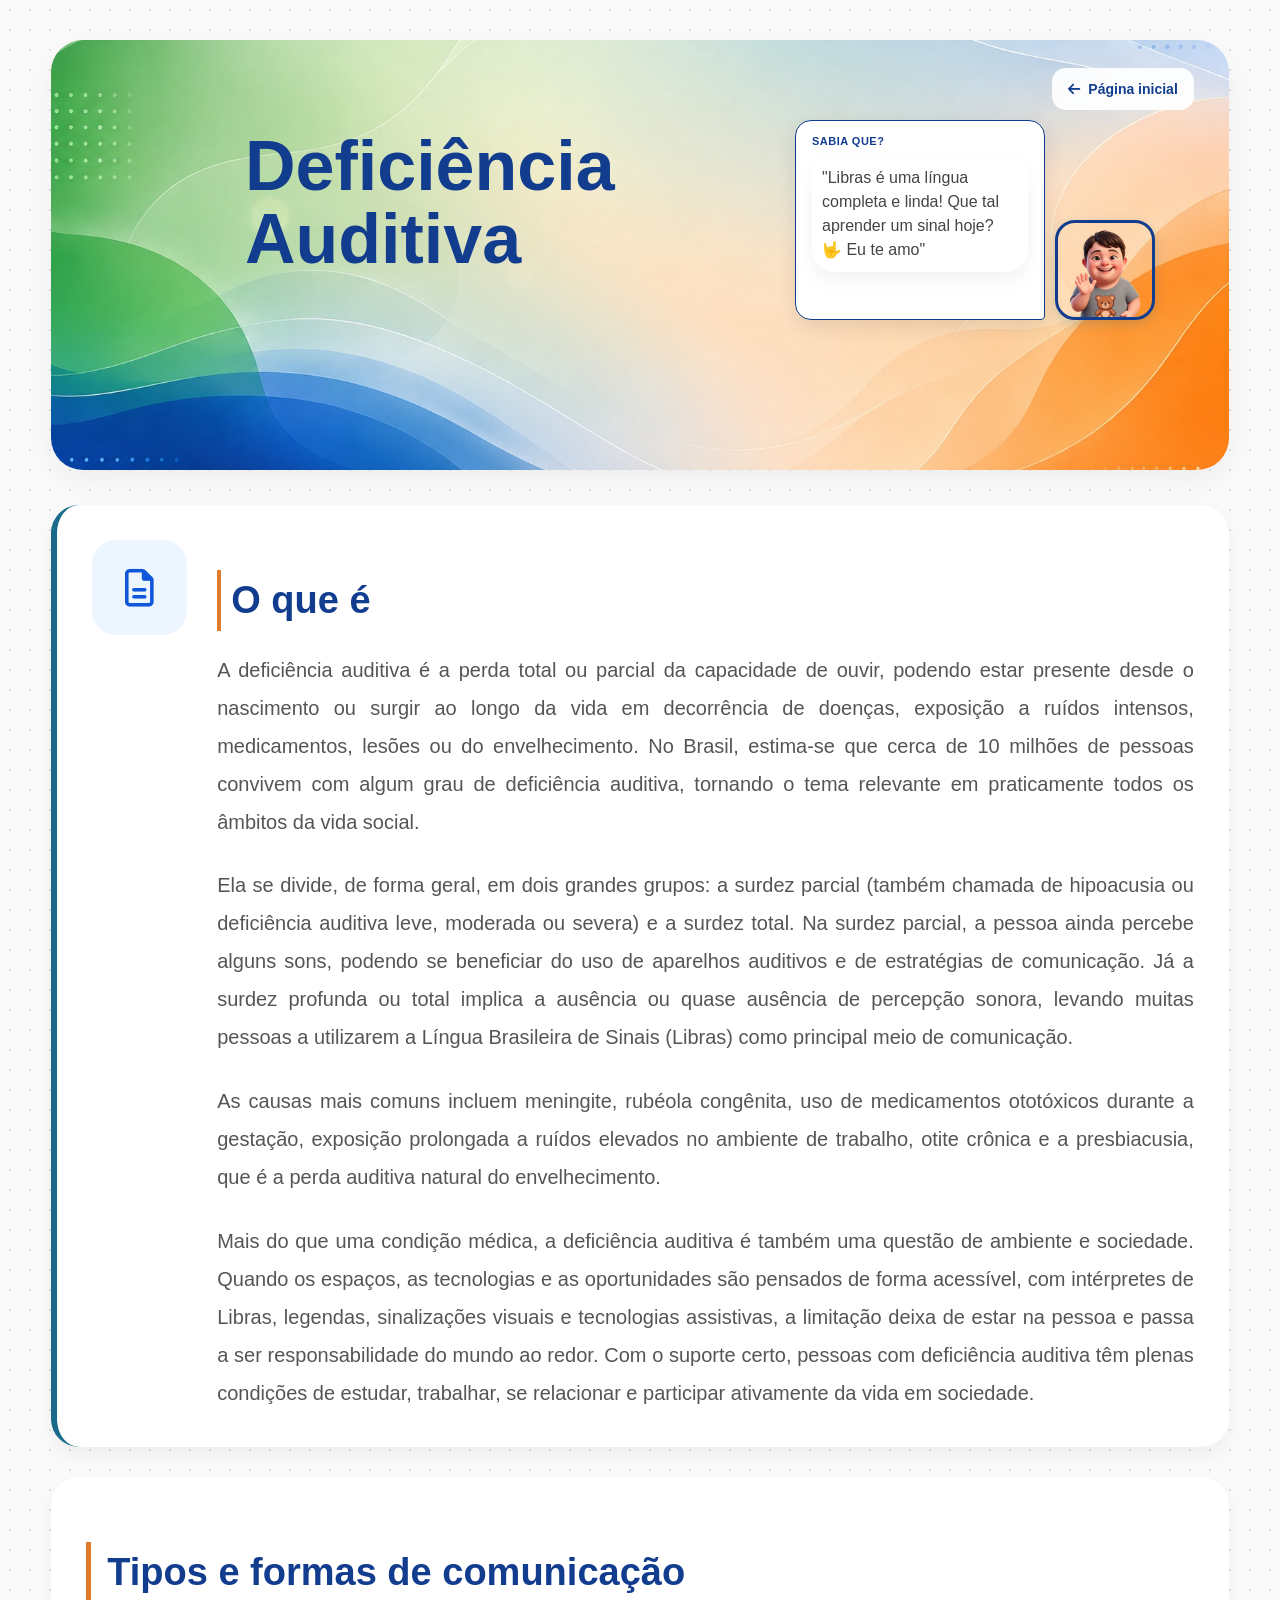
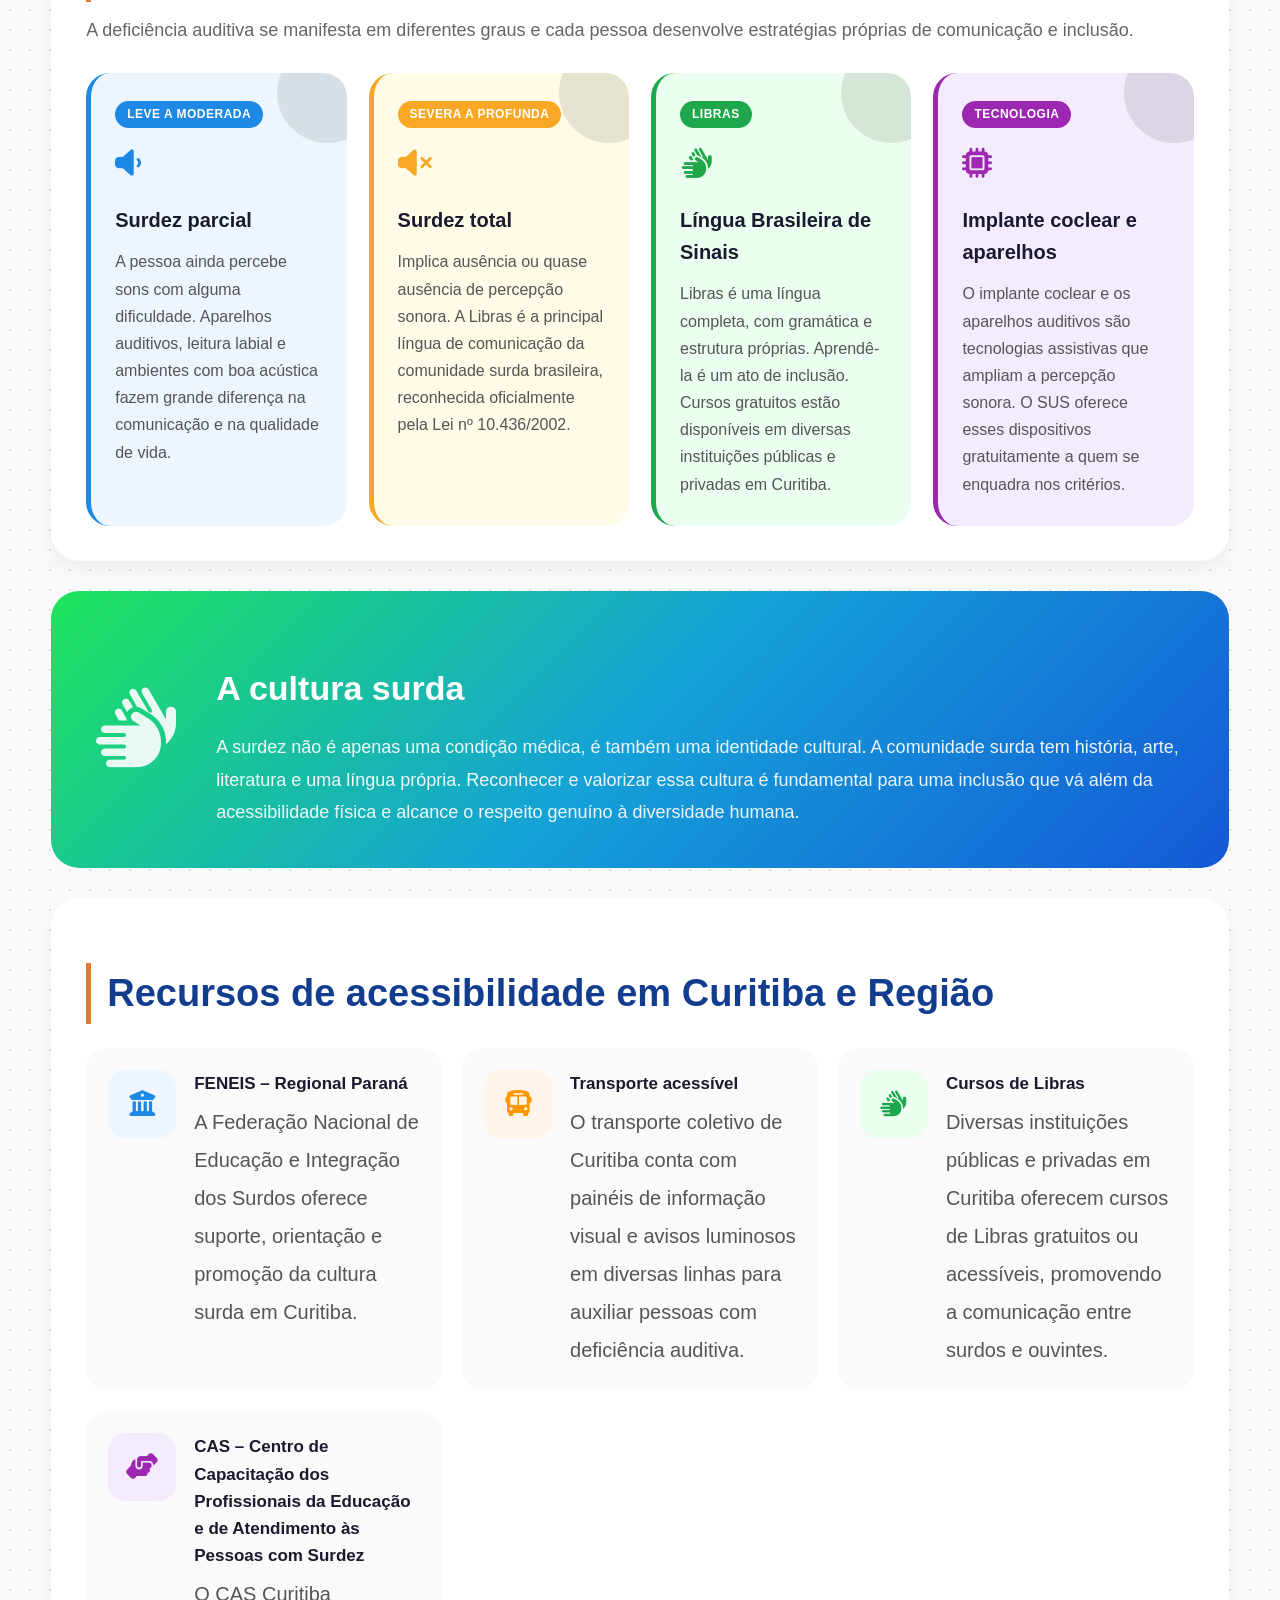
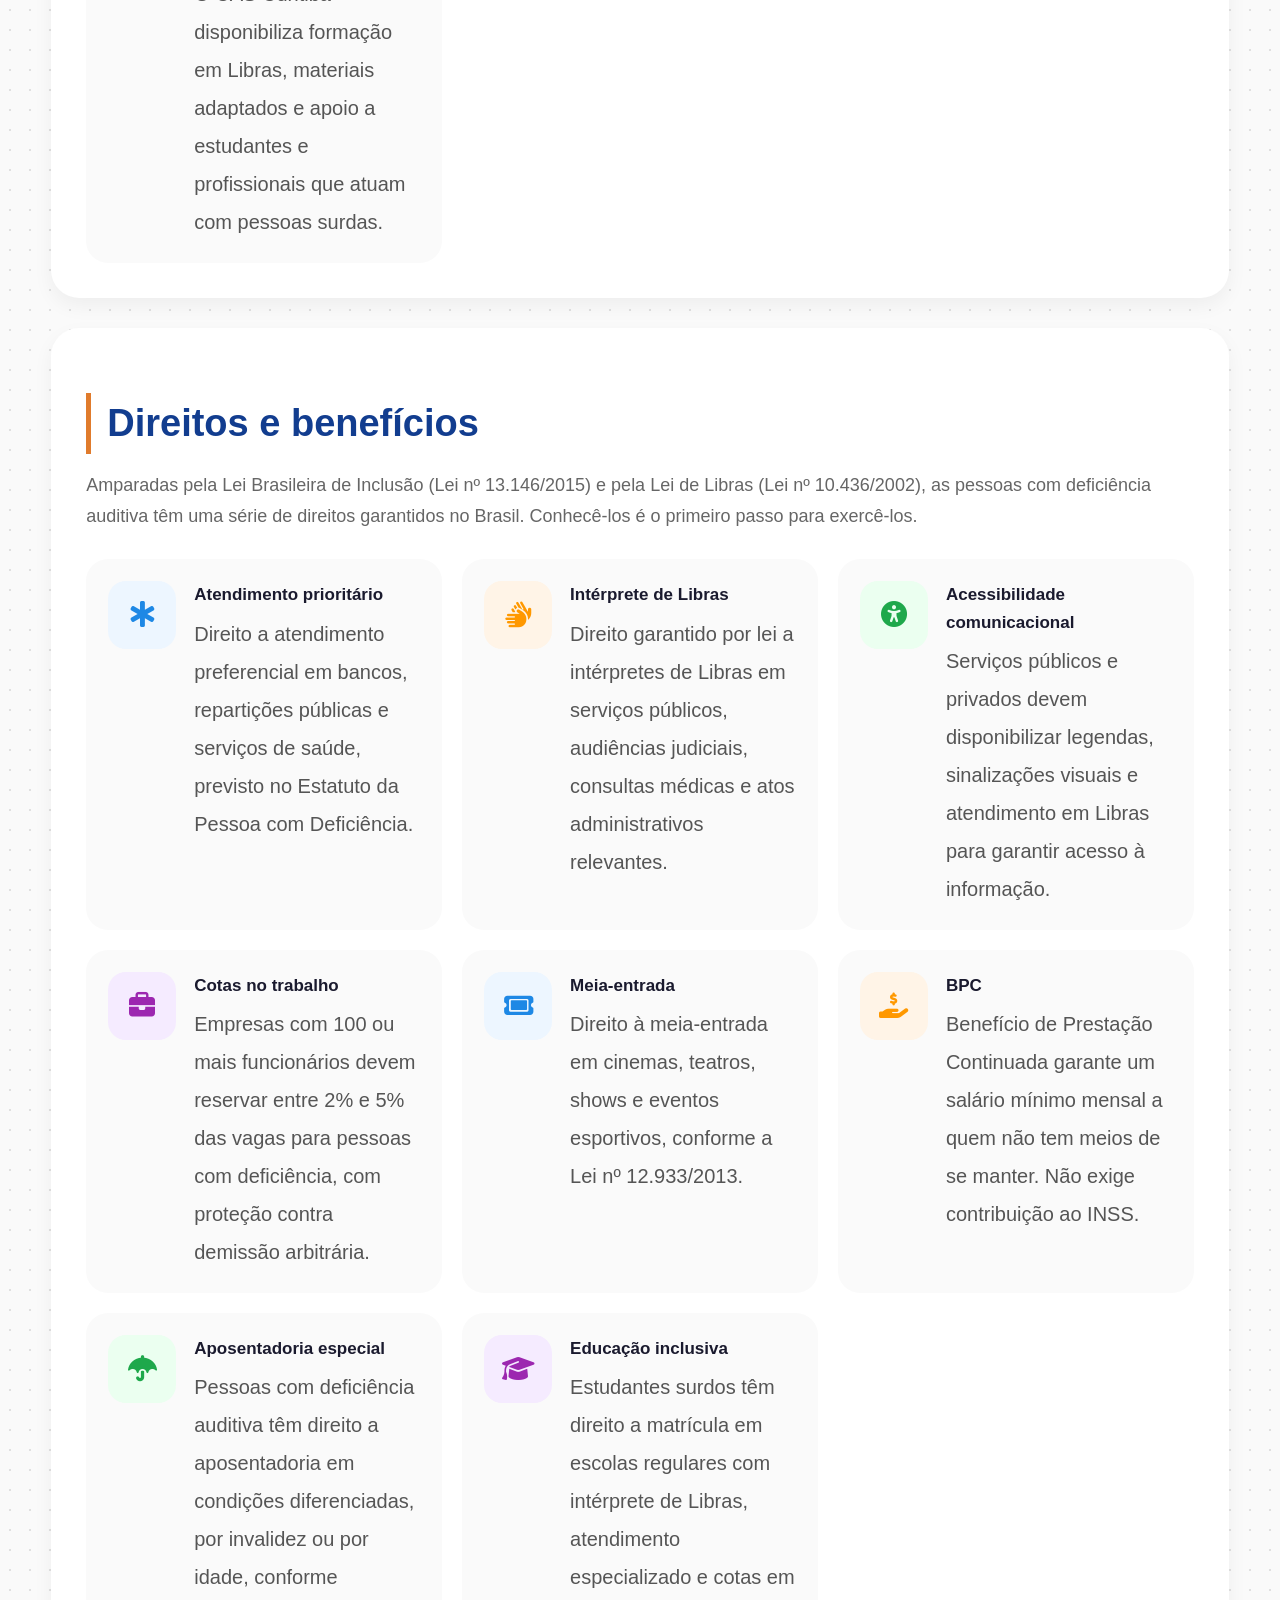
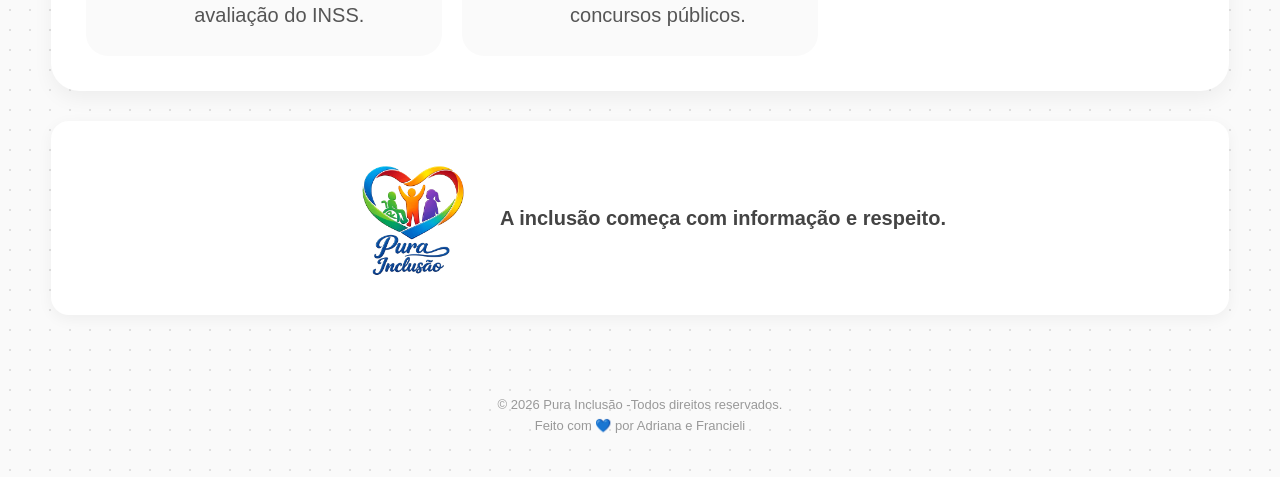
<file: deficienciaauditiva.html>
<!doctype html>
<html lang="pt-br">
  <head>
    <meta charset="UTF-8" />
    <meta name="viewport" content="width=device-width, initial-scale=1.0" />
    <title>Deficiência Auditiva - Laços de Inclusão</title>
    <link
      rel="stylesheet"
      href="https://cdnjs.cloudflare.com/ajax/libs/font-awesome/6.5.2/css/all.min.css"
    />
    <link rel="stylesheet" href="style.css" />

    <style>
      /* =====================================================
         ESTILOS EXTRAS — DEFICIÊNCIA AUDITIVA
      ===================================================== */

      .secao-destaques {
        background: white;
        border-radius: 28px;
        padding: 35px;
        margin-bottom: 30px;
        box-shadow: 0 8px 20px rgba(0, 0, 0, 0.05);
      }

      .grid-destaques {
        display: grid;
        grid-template-columns: repeat(auto-fit, minmax(260px, 1fr));
        gap: 22px;
        margin-top: 28px;
      }

      .destaque-card {
        border-radius: 24px;
        padding: 28px 24px;
        display: flex;
        flex-direction: column;
        gap: 12px;
        position: relative;
        overflow: hidden;
      }

      .destaque-card::before {
        content: "";
        position: absolute;
        top: -30px;
        right: -30px;
        width: 100px;
        height: 100px;
        border-radius: 50%;
        opacity: 0.12;
        background: currentColor;
      }

      .destaque-card.azul-card {
        background: #edf6ff;
        border-left: 5px solid #1e88e5;
      }
      .destaque-card.amarelo-card {
        background: #fffbe6;
        border-left: 5px solid #f9a825;
      }
      .destaque-card.verde-card {
        background: #ebfff0;
        border-left: 5px solid #1ea84b;
      }
      .destaque-card.roxo-card {
        background: #f5ebff;
        border-left: 5px solid #9c27b0;
      }

      .destaque-icone {
        font-size: 30px;
        margin-bottom: 4px;
      }
      .destaque-card.azul-card .destaque-icone {
        color: #1e88e5;
      }
      .destaque-card.amarelo-card .destaque-icone {
        color: #f9a825;
      }
      .destaque-card.verde-card .destaque-icone {
        color: #1ea84b;
      }
      .destaque-card.roxo-card .destaque-icone {
        color: #9c27b0;
      }

      .destaque-card h3 {
        font-size: 20px;
        color: #1a1a2e;
        margin: 0;
      }
      .destaque-card p {
        font-size: 16px;
        color: #555;
        line-height: 1.7;
        margin: 0;
      }

      .destaque-tag {
        display: inline-block;
        font-size: 12px;
        font-weight: 700;
        padding: 4px 12px;
        border-radius: 20px;
        width: fit-content;
        letter-spacing: 0.5px;
        text-transform: uppercase;
      }

      .destaque-card.azul-card .destaque-tag {
        background: #1e88e5;
        color: white;
      }
      .destaque-card.amarelo-card .destaque-tag {
        background: #f9a825;
        color: white;
      }
      .destaque-card.verde-card .destaque-tag {
        background: #1ea84b;
        color: white;
      }
      .destaque-card.roxo-card .destaque-tag {
        background: #9c27b0;
        color: white;
      }

      .secao-banner-info {
        border-radius: 28px;
        padding: 40px;
        margin-bottom: 30px;
        background: linear-gradient(
          135deg,
          #1ee45c 0%,
          #15a1d8 50%,
          #1458d6 100%
        );
        color: white;
        display: flex;
        gap: 35px;
        align-items: center;
      }

      .banner-info-icone {
        font-size: 80px;
        opacity: 0.9;
        min-width: 90px;
        text-align: center;
      }

      .banner-info-texto h2 {
        font-size: 34px;
        color: white;
        border: none;
        padding: 0;
        margin-bottom: 16px;
      }

      .banner-info-texto p {
        font-size: 18px;
        line-height: 1.8;
        color: rgba(255, 255, 255, 0.92);
      }

      .subtitulo-secao {
        font-size: 18px;
        color: #666;
        line-height: 1.7;
        margin-bottom: 28px;
        margin-top: -8px;
      }
      .recurso-item h3 {
        font-size: 17px;
        color: #1a1a2e;
        margin-bottom: 6px;
        font-weight: 700;
      }
      .recurso-item {
        transition:
          transform 0.2s ease,
          box-shadow 0.2s ease;
      }
      .recurso-item:hover {
        transform: translateY(-4px);
        box-shadow: 0 10px 25px rgba(0, 0, 0, 0.08);
      }
      .bloco-conteudo {
        border-left: 6px solid #1a6b8a;
      }
      .titulo-secao {
        border-left: 5px solid #e07b2c;
        padding-left: 16px;
        margin-bottom: 24px;
      }
      .frase-final {
        font-size: 20px;
        font-weight: 600;
        color: #444;
        background: white;
        border-radius: 18px;
        padding: 22px 30px;
        text-align: center;
        box-shadow: 0 4px 15px rgba(0, 0, 0, 0.05);
      }

      @media (max-width: 1200px) {
        .secao-banner-info {
          flex-direction: column;
          text-align: center;
        }
        .banner-info-icone {
          font-size: 60px;
        }
      }
    </style>
  </head>

  <body>
    <main class="pagina-deficiencia">
      <!-- HERO -->
      <section class="hero-visual">
        <div class="voltar-hero">
          <a href="index.html"
            ><i class="fa-solid fa-arrow-left"></i> Página inicial</a
          >
        </div>
        <div class="hero-topo">
          <div class="hero-visual-conteudo">
            <div class="hero-visual-caixa">
              <div class="hero-visual-icone">
                <i class="fa-solid fa-ear-deaf"></i>
              </div>
              <h1>Deficiência Auditiva</h1>
              <!-- =========================================
     MASCOTE FIXO
     Instrução: cole este bloco logo após a
     section do hero em cada página.
     Troque apenas o texto dentro de #mascote-frase
========================================== -->

              <style>
                .mascote-flutuante {
                  position: static;
                  display: flex;
                  align-items: flex-end;
                  justify-content: flex-start;
                  gap: 10px;
                  margin: 16px 0 0 0;
                }

                .mascote-bolha {
                  background: white;
                  border: 1.5px solid #123d8f;
                  border-radius: 16px 16px 4px 16px;
                  padding: 12px 16px;
                  max-width: 250px;
                  height: 200px;
                  box-shadow: 0 6px 20px rgba(0, 0, 0, 0.1);
                }

                .mascote-bolha-titulo {
                  font-size: 11px;
                  font-weight: 700;
                  color: #123d8f;
                  text-transform: uppercase;
                  letter-spacing: 0.5px;
                  display: block;
                  margin-bottom: 5px;
                }

                .mascote-bolha p {
                  font-size: 16px;
                  color: #444;
                  line-height: 1.5;
                  margin: 0;
                  padding: 10px;
                }

                .mascote-avatar {
                  width: 100px;
                  height: 100px;
                  border-radius: 20px;
                  border: 3px solid #123d8f;
                  overflow: hidden;
                  flex-shrink: 0;
                  box-shadow: 0 4px 12px rgba(26, 107, 138, 0.2);
                }

                .mascote-avatar img {
                  width: 100%;
                  height: 100%;
                  object-fit: cover;
                  object-position: center top;
                }

                @keyframes mascote-entrada {
                  from {
                    opacity: 0;
                    transform: translateY(10px);
                  }
                  to {
                    opacity: 1;
                    transform: translateY(0);
                  }
                }

                @media (max-width: 1200px) {
                  .mascote-flutuante {
                    margin: 10px 16px 16px;
                  }
                  .mascote-bolha {
                    max-width: 170px;
                  }
                }
              </style>

              <div class="mascote-flutuante">
                <div class="mascote-bolha">
                  <span class="mascote-bolha-titulo">Sabia que?</span>
                  <p id="mascote-frase">
                    <!-- TROQUE O TEXTO AQUI PARA CADA PÁGINA -->
                    "Libras é uma língua completa e linda! Que tal aprender um
                    sinal hoje? <br />🤟 Eu te amo"
                  </p>
                </div>
                <div class="mascote-avatar">
                  <img
                    src="assets/mascote.png"
                    alt="Mascote Laços de Inclusão"
                  />
                </div>
              </div>
            </div>
          </div>
        </div>
      </section>

      <!-- O QUE É -->
      <section class="bloco-conteudo">
        <div class="icone-bloco azul-claro">
          <i class="fa-regular fa-file-lines"></i>
        </div>
        <div class="texto-bloco">
          <h2>O que é</h2>
          <p>
            A deficiência auditiva é a perda total ou parcial da capacidade de
            ouvir, podendo estar presente desde o nascimento ou surgir ao longo
            da vida em decorrência de doenças, exposição a ruídos intensos,
            medicamentos, lesões ou do envelhecimento. No Brasil, estima-se que
            cerca de 10 milhões de pessoas convivem com algum grau de
            deficiência auditiva, tornando o tema relevante em praticamente
            todos os âmbitos da vida social.
          </p>
          <br />
          <p>
            Ela se divide, de forma geral, em dois grandes grupos: a surdez
            parcial (também chamada de hipoacusia ou deficiência auditiva leve,
            moderada ou severa) e a surdez total. Na surdez parcial, a pessoa
            ainda percebe alguns sons, podendo se beneficiar do uso de aparelhos
            auditivos e de estratégias de comunicação. Já a surdez profunda ou
            total implica a ausência ou quase ausência de percepção sonora,
            levando muitas pessoas a utilizarem a Língua Brasileira de Sinais
            (Libras) como principal meio de comunicação.
          </p>
          <br />
          <p>
            As causas mais comuns incluem meningite, rubéola congênita, uso de
            medicamentos ototóxicos durante a gestação, exposição prolongada a
            ruídos elevados no ambiente de trabalho, otite crônica e a
            presbiacusia, que é a perda auditiva natural do envelhecimento.
          </p>
          <br />
          <p>
            Mais do que uma condição médica, a deficiência auditiva é também uma
            questão de ambiente e sociedade. Quando os espaços, as tecnologias e
            as oportunidades são pensados de forma acessível, com intérpretes de
            Libras, legendas, sinalizações visuais e tecnologias assistivas, a
            limitação deixa de estar na pessoa e passa a ser responsabilidade do
            mundo ao redor. Com o suporte certo, pessoas com deficiência
            auditiva têm plenas condições de estudar, trabalhar, se relacionar e
            participar ativamente da vida em sociedade.
          </p>
        </div>
      </section>

      <!-- TIPOS E COMUNICAÇÃO — cards coloridos -->
      <section class="secao-destaques">
        <h2 class="titulo-secao">Tipos e formas de comunicação</h2>
        <p style="font-size: 18px; color: #666; margin-top: -10px">
          A deficiência auditiva se manifesta em diferentes graus e cada pessoa
          desenvolve estratégias próprias de comunicação e inclusão.
        </p>
        <div class="grid-destaques">
          <div class="destaque-card azul-card">
            <span class="destaque-tag">Leve a moderada</span>
            <div class="destaque-icone">
              <i class="fa-solid fa-volume-low"></i>
            </div>
            <h3>Surdez parcial</h3>
            <p>
              A pessoa ainda percebe sons com alguma dificuldade. Aparelhos
              auditivos, leitura labial e ambientes com boa acústica fazem
              grande diferença na comunicação e na qualidade de vida.
            </p>
          </div>
          <div class="destaque-card amarelo-card">
            <span class="destaque-tag">Severa a profunda</span>
            <div class="destaque-icone">
              <i class="fa-solid fa-volume-xmark"></i>
            </div>
            <h3>Surdez total</h3>
            <p>
              Implica ausência ou quase ausência de percepção sonora. A Libras é
              a principal língua de comunicação da comunidade surda brasileira,
              reconhecida oficialmente pela Lei nº 10.436/2002.
            </p>
          </div>
          <div class="destaque-card verde-card">
            <span class="destaque-tag">Libras</span>
            <div class="destaque-icone"><i class="fa-solid fa-hands"></i></div>
            <h3>Língua Brasileira de Sinais</h3>
            <p>
              Libras é uma língua completa, com gramática e estrutura próprias.
              Aprendê-la é um ato de inclusão. Cursos gratuitos estão
              disponíveis em diversas instituições públicas e privadas em
              Curitiba.
            </p>
          </div>
          <div class="destaque-card roxo-card">
            <span class="destaque-tag">Tecnologia</span>
            <div class="destaque-icone">
              <i class="fa-solid fa-microchip"></i>
            </div>
            <h3>Implante coclear e aparelhos</h3>
            <p>
              O implante coclear e os aparelhos auditivos são tecnologias
              assistivas que ampliam a percepção sonora. O SUS oferece esses
              dispositivos gratuitamente a quem se enquadra nos critérios.
            </p>
          </div>
        </div>
      </section>

      <!-- BANNER INFO -->
      <section class="secao-banner-info">
        <div class="banner-info-icone"><i class="fa-solid fa-hands"></i></div>
        <div class="banner-info-texto">
          <h2>A cultura surda</h2>
          <p>
            A surdez não é apenas uma condição médica, é também uma identidade
            cultural. A comunidade surda tem história, arte, literatura e uma
            língua própria. Reconhecer e valorizar essa cultura é fundamental
            para uma inclusão que vá além da acessibilidade física e alcance o
            respeito genuíno à diversidade humana.
          </p>
        </div>
      </section>

      <!-- RECURSOS EM CURITIBA -->
      <section class="secao-cards">
        <h2 class="titulo-secao">
          Recursos de acessibilidade em Curitiba e Região
        </h2>
        <div class="grid-recursos">
          <div class="recurso-item">
            <div class="icone-recurso azul-suave">
              <i class="fa-solid fa-building-columns"></i>
            </div>
            <div>
              <h3>FENEIS – Regional Paraná</h3>
              <p>
                A Federação Nacional de Educação e Integração dos Surdos oferece
                suporte, orientação e promoção da cultura surda em Curitiba.
              </p>
            </div>
          </div>
          <div class="recurso-item">
            <div class="icone-recurso laranja-suave">
              <i class="fa-solid fa-bus"></i>
            </div>
            <div>
              <h3>Transporte acessível</h3>
              <p>
                O transporte coletivo de Curitiba conta com painéis de
                informação visual e avisos luminosos em diversas linhas para
                auxiliar pessoas com deficiência auditiva.
              </p>
            </div>
          </div>
          <div class="recurso-item">
            <div class="icone-recurso verde-suave">
              <i class="fa-solid fa-hands"></i>
            </div>
            <div>
              <h3>Cursos de Libras</h3>
              <p>
                Diversas instituições públicas e privadas em Curitiba oferecem
                cursos de Libras gratuitos ou acessíveis, promovendo a
                comunicação entre surdos e ouvintes.
              </p>
            </div>
          </div>
          <div class="recurso-item">
            <div class="icone-recurso roxo-suave">
              <i class="fa-solid fa-handshake-angle"></i>
            </div>
            <div>
              <h3>
                CAS – Centro de Capacitação dos Profissionais da Educação e de
                Atendimento às Pessoas com Surdez
              </h3>
              <p>
                O CAS Curitiba disponibiliza formação em Libras, materiais
                adaptados e apoio a estudantes e profissionais que atuam com
                pessoas surdas.
              </p>
            </div>
          </div>
        </div>
      </section>

      <!-- DIREITOS -->
      <section class="secao-cards">
        <h2 class="titulo-secao">Direitos e benefícios</h2>
        <p class="subtitulo-secao">
          Amparadas pela Lei Brasileira de Inclusão (Lei nº 13.146/2015) e pela
          Lei de Libras (Lei nº 10.436/2002), as pessoas com deficiência
          auditiva têm uma série de direitos garantidos no Brasil. Conhecê-los é
          o primeiro passo para exercê-los.
        </p>
        <div class="grid-recursos">
          <div class="recurso-item">
            <div class="icone-recurso azul-suave">
              <i class="fa-solid fa-star-of-life"></i>
            </div>
            <div>
              <h3>Atendimento prioritário</h3>
              <p>
                Direito a atendimento preferencial em bancos, repartições
                públicas e serviços de saúde, previsto no Estatuto da Pessoa com
                Deficiência.
              </p>
            </div>
          </div>
          <div class="recurso-item">
            <div class="icone-recurso laranja-suave">
              <i class="fa-solid fa-hands"></i>
            </div>
            <div>
              <h3>Intérprete de Libras</h3>
              <p>
                Direito garantido por lei a intérpretes de Libras em serviços
                públicos, audiências judiciais, consultas médicas e atos
                administrativos relevantes.
              </p>
            </div>
          </div>
          <div class="recurso-item">
            <div class="icone-recurso verde-suave">
              <i class="fa-solid fa-universal-access"></i>
            </div>
            <div>
              <h3>Acessibilidade comunicacional</h3>
              <p>
                Serviços públicos e privados devem disponibilizar legendas,
                sinalizações visuais e atendimento em Libras para garantir
                acesso à informação.
              </p>
            </div>
          </div>
          <div class="recurso-item">
            <div class="icone-recurso roxo-suave">
              <i class="fa-solid fa-briefcase"></i>
            </div>
            <div>
              <h3>Cotas no trabalho</h3>
              <p>
                Empresas com 100 ou mais funcionários devem reservar entre 2% e
                5% das vagas para pessoas com deficiência, com proteção contra
                demissão arbitrária.
              </p>
            </div>
          </div>
          <div class="recurso-item">
            <div class="icone-recurso azul-suave">
              <i class="fa-solid fa-ticket"></i>
            </div>
            <div>
              <h3>Meia-entrada</h3>
              <p>
                Direito à meia-entrada em cinemas, teatros, shows e eventos
                esportivos, conforme a Lei nº 12.933/2013.
              </p>
            </div>
          </div>
          <div class="recurso-item">
            <div class="icone-recurso laranja-suave">
              <i class="fa-solid fa-hand-holding-dollar"></i>
            </div>
            <div>
              <h3>BPC</h3>
              <p>
                Benefício de Prestação Continuada garante um salário mínimo
                mensal a quem não tem meios de se manter. Não exige contribuição
                ao INSS.
              </p>
            </div>
          </div>
          <div class="recurso-item">
            <div class="icone-recurso verde-suave">
              <i class="fa-solid fa-umbrella"></i>
            </div>
            <div>
              <h3>Aposentadoria especial</h3>
              <p>
                Pessoas com deficiência auditiva têm direito a aposentadoria em
                condições diferenciadas, por invalidez ou por idade, conforme
                avaliação do INSS.
              </p>
            </div>
          </div>
          <div class="recurso-item">
            <div class="icone-recurso roxo-suave">
              <i class="fa-solid fa-graduation-cap"></i>
            </div>
            <div>
              <h3>Educação inclusiva</h3>
              <p>
                Estudantes surdos têm direito a matrícula em escolas regulares
                com intérprete de Libras, atendimento especializado e cotas em
                concursos públicos.
              </p>
            </div>
          </div>
        </div>
      </section>

      <p
        class="frase-final"
        style="
          display: flex;
          align-items: center;
          justify-content: center;
          gap: 16px;
        "
      >
        <img
          src="assets/Logo.png"
          alt="Laços de Inclusão"
          style="width: 150px; border-radius: 10px"
        />
        A inclusão começa com informação e respeito.
      </p>
    </main>
    <footer class="rodape">
      © 2026 Pura Inclusão -Todos direitos reservados.<br />
      Feito com 💙 por Adriana e Francieli
    </footer>
  </body>
</html>
</file>
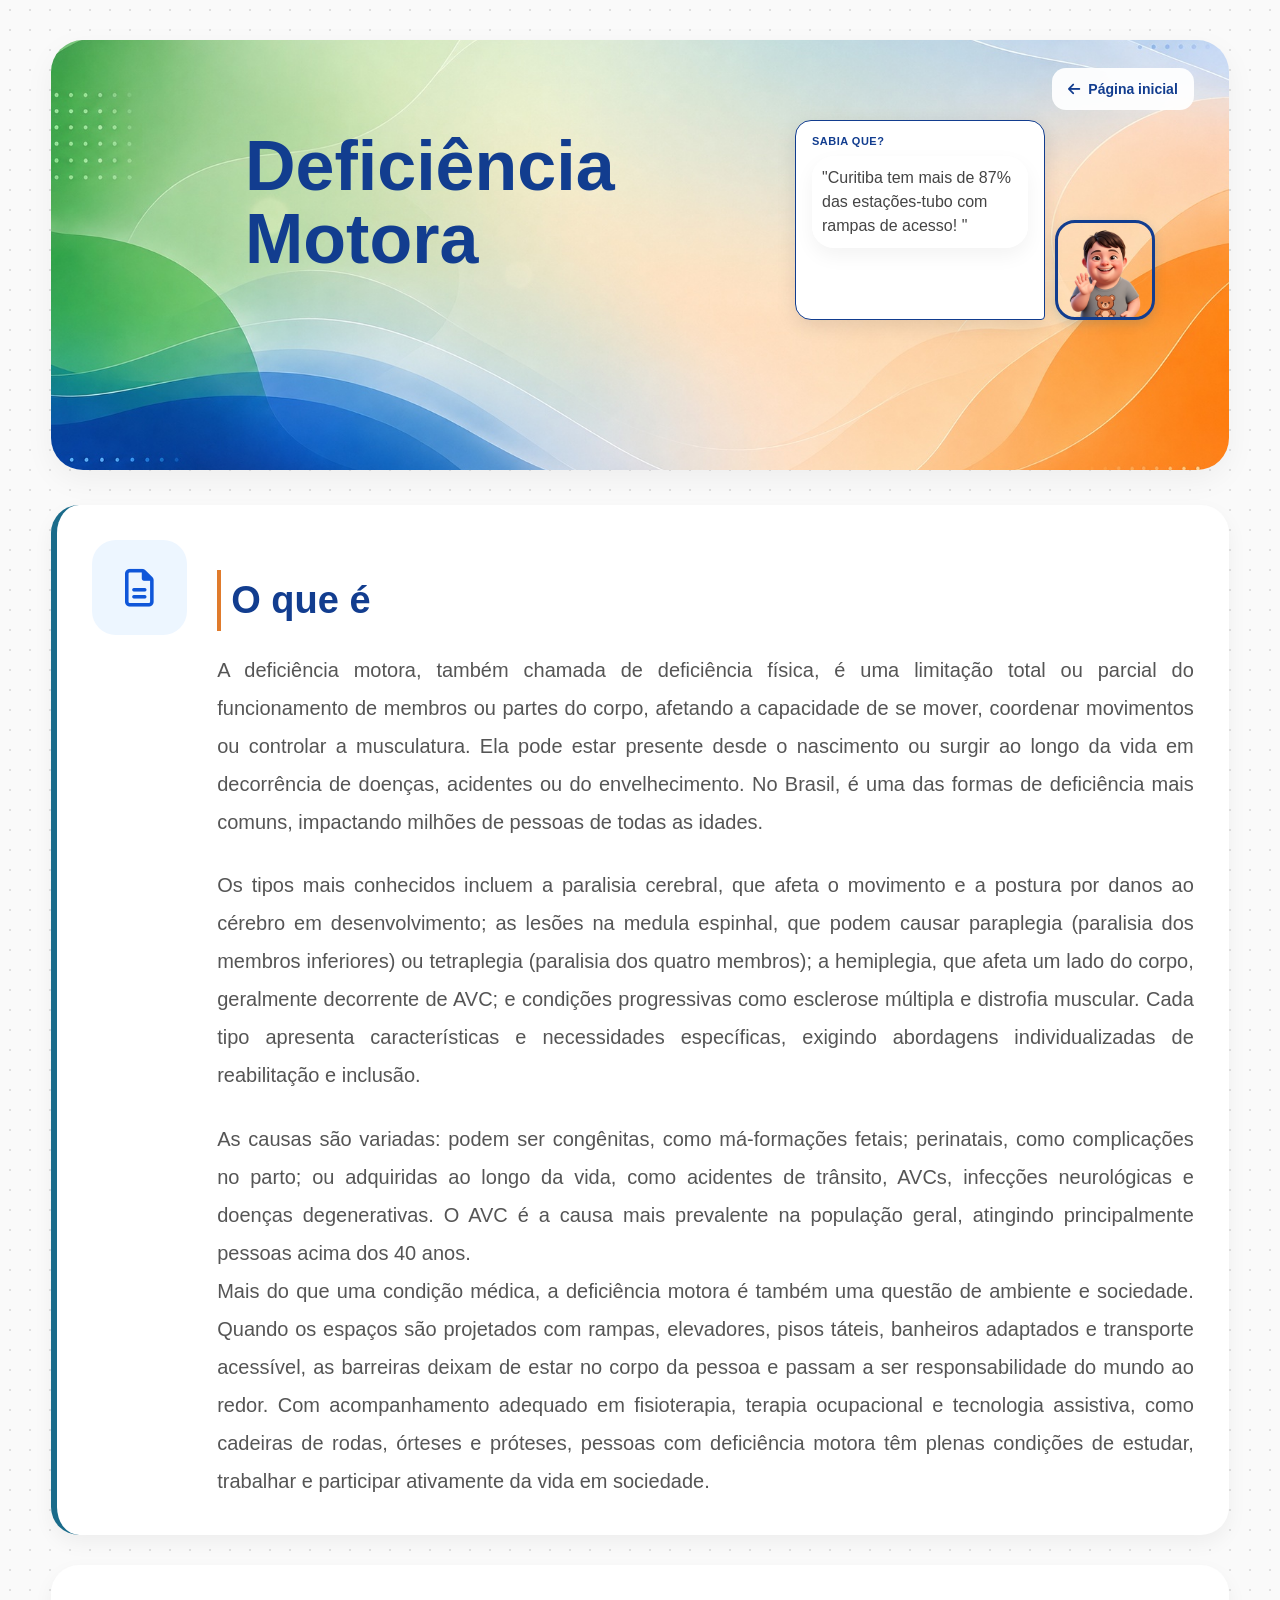
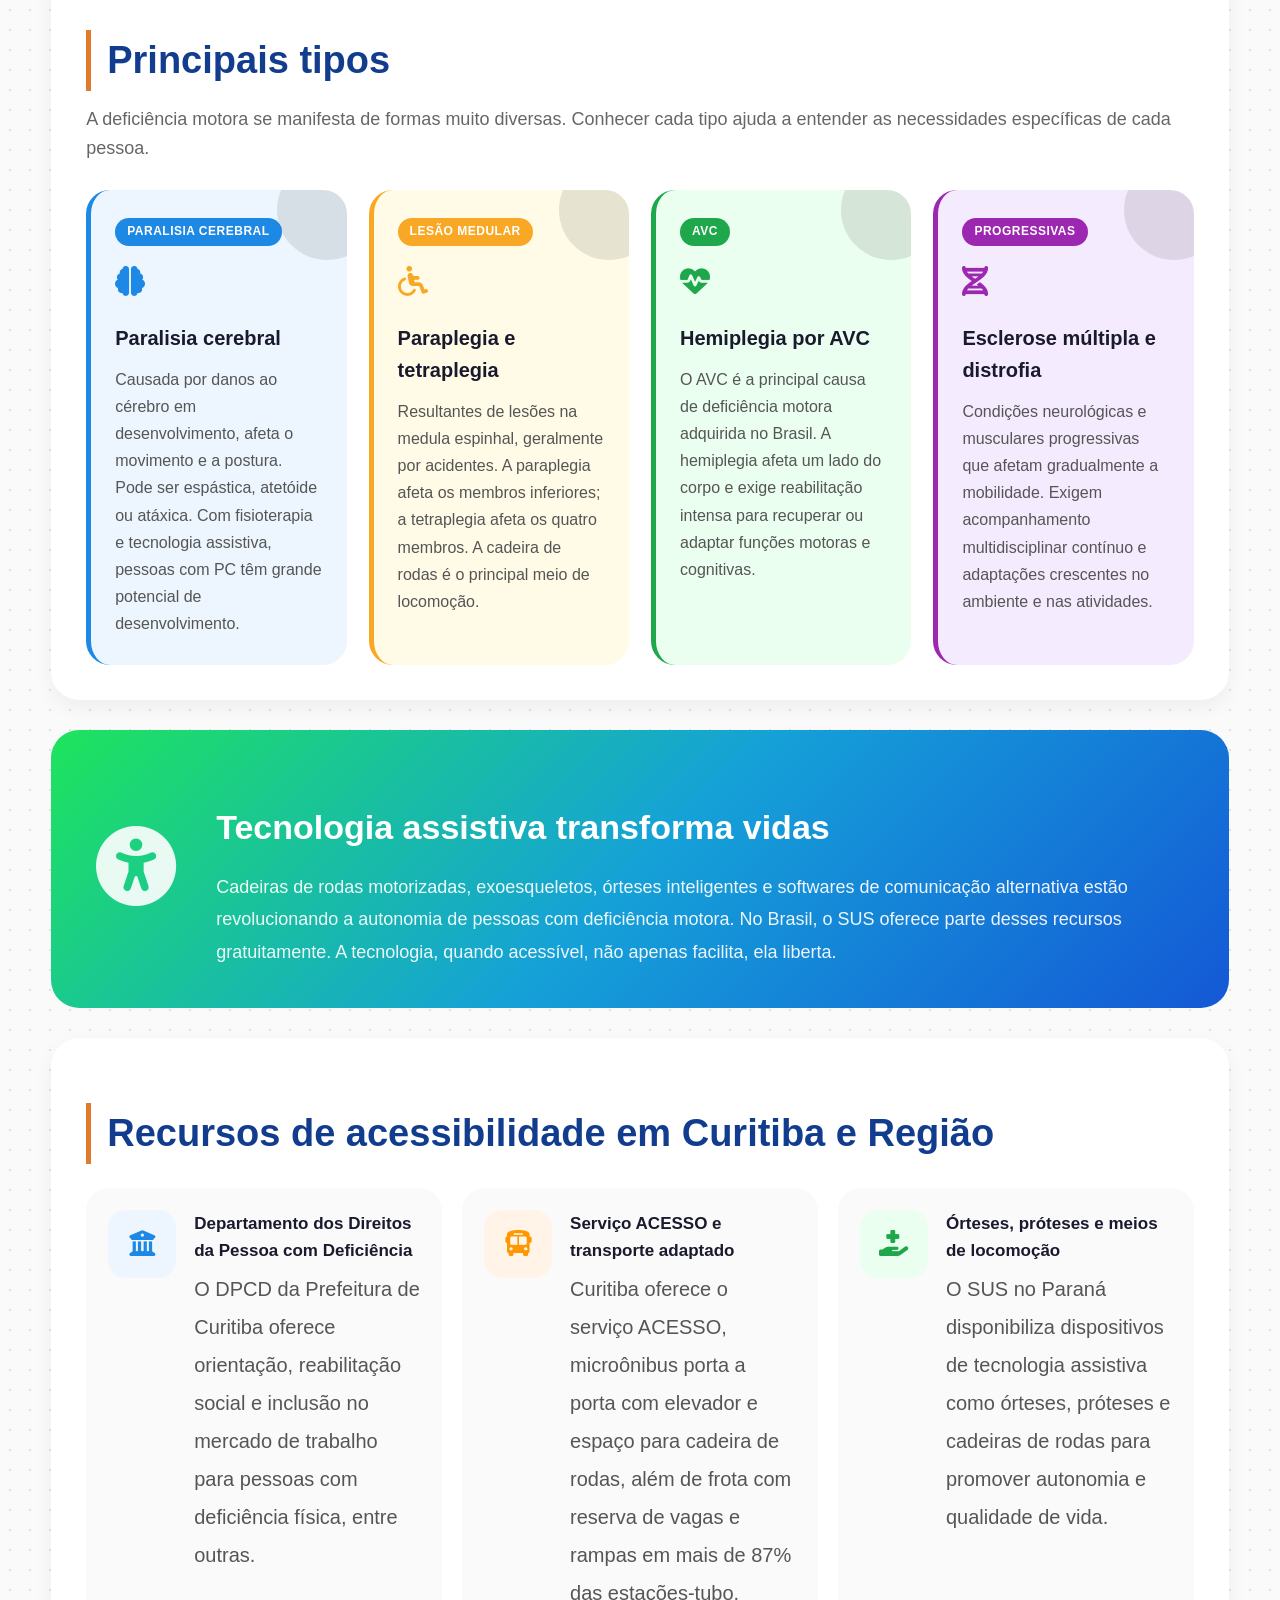
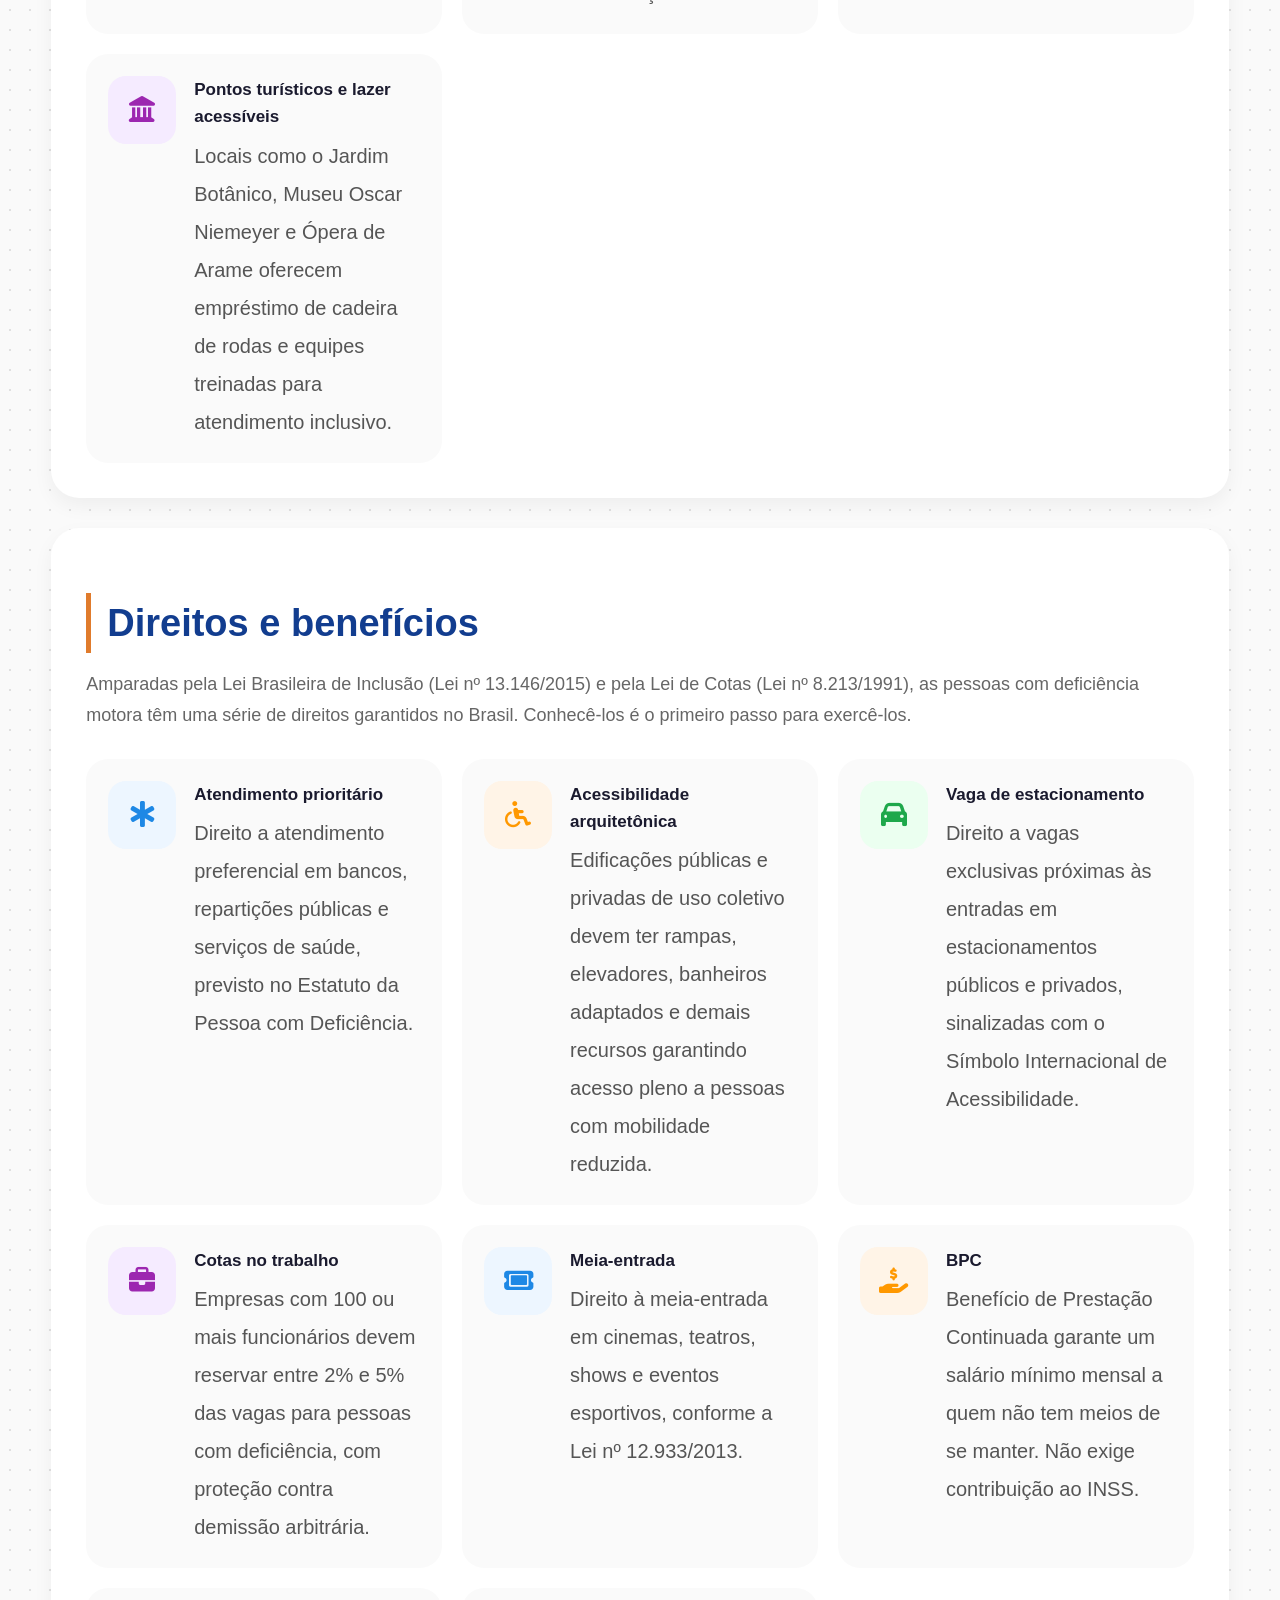
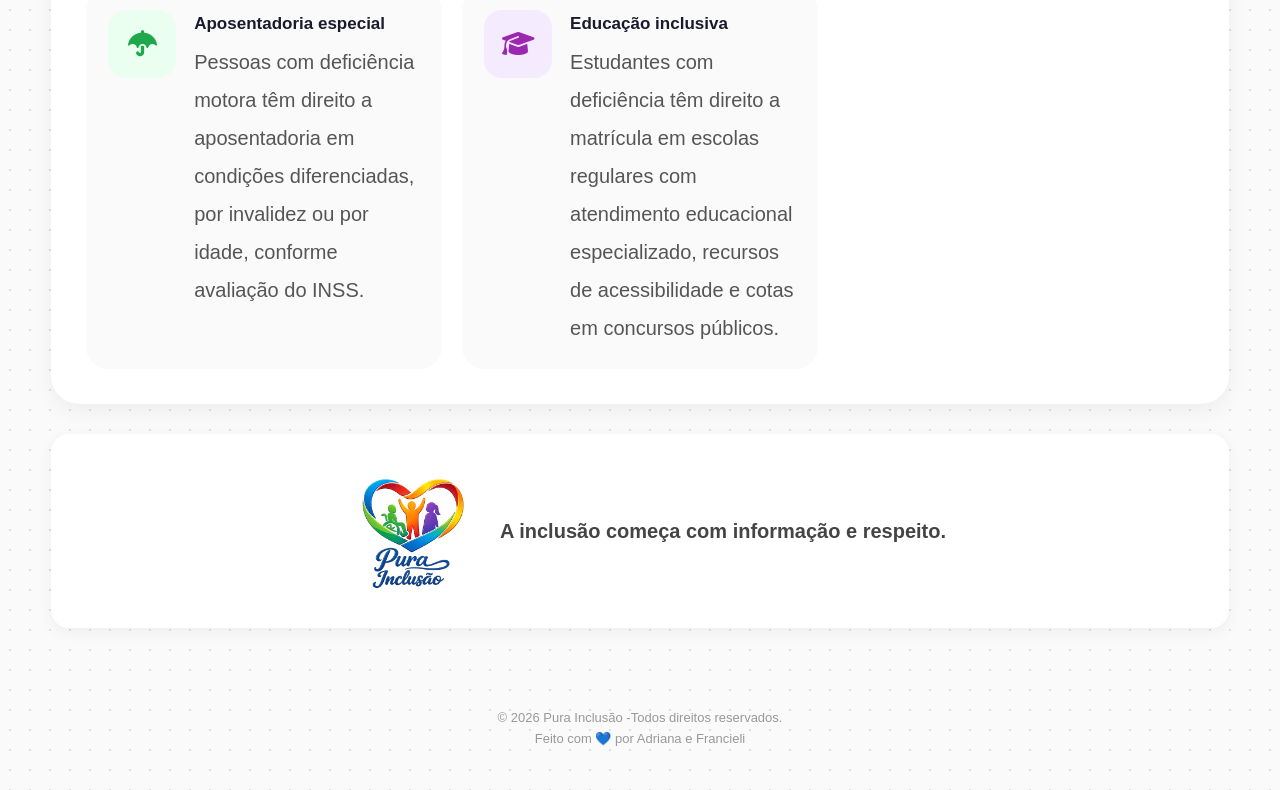
<file: deficienciafisicamotora.html>
<!doctype html>
<html lang="pt-br">
  <head>
    <meta charset="UTF-8" />
    <meta name="viewport" content="width=device-width, initial-scale=1.0" />
    <title>Deficiência Motora - Laços de Inclusão</title>
    <link
      rel="stylesheet"
      href="https://cdnjs.cloudflare.com/ajax/libs/font-awesome/6.5.2/css/all.min.css"
    />
    <link rel="stylesheet" href="style.css" />

    <style>
      /* =====================================================
         ESTILOS EXTRAS — DEFICIÊNCIA MOTORA
      ===================================================== */

      .secao-destaques {
        background: white;
        border-radius: 28px;
        padding: 35px;
        margin-bottom: 30px;
        box-shadow: 0 8px 20px rgba(0, 0, 0, 0.05);
      }

      .grid-destaques {
        display: grid;
        grid-template-columns: repeat(auto-fit, minmax(260px, 1fr));
        gap: 22px;
        margin-top: 28px;
      }

      .destaque-card {
        border-radius: 24px;
        padding: 28px 24px;
        display: flex;
        flex-direction: column;
        gap: 12px;
        position: relative;
        overflow: hidden;
      }

      .destaque-card::before {
        content: "";
        position: absolute;
        top: -30px;
        right: -30px;
        width: 100px;
        height: 100px;
        border-radius: 50%;
        opacity: 0.12;
        background: currentColor;
      }

      .destaque-card.azul-card {
        background: #edf6ff;
        border-left: 5px solid #1e88e5;
      }
      .destaque-card.amarelo-card {
        background: #fffbe6;
        border-left: 5px solid #f9a825;
      }
      .destaque-card.verde-card {
        background: #ebfff0;
        border-left: 5px solid #1ea84b;
      }
      .destaque-card.roxo-card {
        background: #f5ebff;
        border-left: 5px solid #9c27b0;
      }

      .destaque-icone {
        font-size: 30px;
        margin-bottom: 4px;
      }
      .destaque-card.azul-card .destaque-icone {
        color: #1e88e5;
      }
      .destaque-card.amarelo-card .destaque-icone {
        color: #f9a825;
      }
      .destaque-card.verde-card .destaque-icone {
        color: #1ea84b;
      }
      .destaque-card.roxo-card .destaque-icone {
        color: #9c27b0;
      }

      .destaque-card h3 {
        font-size: 20px;
        color: #1a1a2e;
        margin: 0;
      }
      .destaque-card p {
        font-size: 16px;
        color: #555;
        line-height: 1.7;
        margin: 0;
      }

      .destaque-tag {
        display: inline-block;
        font-size: 12px;
        font-weight: 700;
        padding: 4px 12px;
        border-radius: 20px;
        width: fit-content;
        letter-spacing: 0.5px;
        text-transform: uppercase;
      }

      .destaque-card.azul-card .destaque-tag {
        background: #1e88e5;
        color: white;
      }
      .destaque-card.amarelo-card .destaque-tag {
        background: #f9a825;
        color: white;
      }
      .destaque-card.verde-card .destaque-tag {
        background: #1ea84b;
        color: white;
      }
      .destaque-card.roxo-card .destaque-tag {
        background: #9c27b0;
        color: white;
      }

      .secao-banner-info {
        border-radius: 28px;
        padding: 40px;
        margin-bottom: 30px;
        background: linear-gradient(
          135deg,
          #1ee45c 0%,
          #15a1d8 50%,
          #1458d6 100%
        );
        color: white;
        display: flex;
        gap: 35px;
        align-items: center;
      }

      .banner-info-icone {
        font-size: 80px;
        opacity: 0.9;
        min-width: 90px;
        text-align: center;
      }

      .banner-info-texto h2 {
        font-size: 34px;
        color: white;
        border: none;
        padding: 0;
        margin-bottom: 16px;
      }

      .banner-info-texto p {
        font-size: 18px;
        line-height: 1.8;
        color: rgba(255, 255, 255, 0.92);
      }

      .subtitulo-secao {
        font-size: 18px;
        color: #666;
        line-height: 1.7;
        margin-bottom: 28px;
        margin-top: -8px;
      }
      .recurso-item h3 {
        font-size: 17px;
        color: #1a1a2e;
        margin-bottom: 6px;
        font-weight: 700;
      }
      .recurso-item {
        transition:
          transform 0.2s ease,
          box-shadow 0.2s ease;
      }
      .recurso-item:hover {
        transform: translateY(-4px);
        box-shadow: 0 10px 25px rgba(0, 0, 0, 0.08);
      }
      .bloco-conteudo {
        border-left: 6px solid #1a6b8a;
      }
      .titulo-secao {
        border-left: 5px solid #e07b2c;
        padding-left: 16px;
        margin-bottom: 24px;
      }
      .frase-final {
        font-size: 20px;
        font-weight: 600;
        color: #444;
        background: white;
        border-radius: 18px;
        padding: 22px 30px;
        text-align: center;
        box-shadow: 0 4px 15px rgba(0, 0, 0, 0.05);
      }

      @media (max-width: 1200px) {
        .secao-banner-info {
          flex-direction: column;
          text-align: center;
        }
        .banner-info-icone {
          font-size: 60px;
        }
      }
    </style>
  </head>

  <body>
    <main class="pagina-deficiencia">
      <!-- HERO -->
      <section class="hero-visual">
        <div class="voltar-hero">
          <a href="index.html"
            ><i class="fa-solid fa-arrow-left"></i> Página inicial</a
          >
        </div>
        <div class="hero-topo">
          <div class="hero-visual-conteudo">
            <div class="hero-visual-caixa">
              <div class="hero-visual-icone">
                <i class="fa-solid fa-wheelchair"></i>
              </div>
              <h1>Deficiência Motora</h1>
              
              <style>
                  .mascote-flutuante {
        position: static;
        display: flex;
        align-items: flex-end;
        justify-content: flex-start;
        gap: 10px;
        margin: 16px 0 0 0;
      }

      .mascote-bolha {
        background: white;
        border: 1.5px solid #123d8f;
        border-radius: 16px 16px 4px 16px;
        padding: 12px 16px;
        max-width: 250px;
        height: 200px;
        box-shadow: 0 6px 20px rgba(0, 0, 0, 0.1);
      }

      .mascote-bolha-titulo {
        font-size: 11px;
        font-weight: 700;
        color: #123d8f;
        text-transform: uppercase;
        letter-spacing: 0.5px;
        display: block;
        margin-bottom: 5px;
      }

      .mascote-bolha p {
        font-size: 16px;
        color: #444;
        line-height: 1.5;
        margin: 0;
        padding: 10px;
      }

      .mascote-avatar {
        width: 100px;
        height: 100px;
        border-radius: 20px;
        border: 3px solid #123d8f;
        overflow: hidden;
        flex-shrink: 0;
        box-shadow: 0 4px 12px rgba(26, 107, 138, 0.2);
      }

                .mascote-avatar img {
                  width: 100%;
                  height: 100%;
                  object-fit: cover;
                  object-position: center top;
                }

                @keyframes mascote-entrada {
                  from {
                    opacity: 0;
                    transform: translateY(10px);
                  }
                  to {
                    opacity: 1;
                    transform: translateY(0);
                  }
                }

                @media (max-width: 1200px) {
                  .mascote-flutuante {
                    margin: 10px 16px 16px;
                  }
                  .mascote-bolha {
                    max-width: 170px;
                  }
                }
              </style>

              <div class="mascote-flutuante">
                <div class="mascote-bolha">
                  <span class="mascote-bolha-titulo">Sabia que?</span>
                  <p id="mascote-frase">
                    <!-- TROQUE O TEXTO AQUI PARA CADA PÁGINA -->
                    "Curitiba tem mais de 87% das estações-tubo com rampas de acesso! "
                  </p>
                </div>
                <div class="mascote-avatar">
                  <img
                    src="assets/mascote.png"
                    alt="Mascote Laços de Inclusão"
                  />
                </div>
              </div>
            </div>
          </div>
        </div>
            </div>
          </div>
        </div>
      </section>

      <!-- O QUE É -->
      <section class="bloco-conteudo">
        <div class="icone-bloco azul-claro">
          <i class="fa-regular fa-file-lines"></i>
        </div>
        <div class="texto-bloco">
          <h2>O que é</h2>
          <p>
            A deficiência motora, também chamada de deficiência física, é uma
            limitação total ou parcial do funcionamento de membros ou partes do
            corpo, afetando a capacidade de se mover, coordenar movimentos ou
            controlar a musculatura. Ela pode estar presente desde o nascimento
            ou surgir ao longo da vida em decorrência de doenças, acidentes ou
            do envelhecimento. No Brasil, é uma das formas de deficiência mais
            comuns, impactando milhões de pessoas de todas as idades.
          </p>
          <br />
          <p>
            Os tipos mais conhecidos incluem a paralisia cerebral, que afeta o
            movimento e a postura por danos ao cérebro em desenvolvimento; as
            lesões na medula espinhal, que podem causar paraplegia (paralisia
            dos membros inferiores) ou tetraplegia (paralisia dos quatro
            membros); a hemiplegia, que afeta um lado do corpo, geralmente
            decorrente de AVC; e condições progressivas como esclerose múltipla
            e distrofia muscular. Cada tipo apresenta características e
            necessidades específicas, exigindo abordagens individualizadas de
            reabilitação e inclusão.
          </p>
          <br />
          <p>
            As causas são variadas: podem ser congênitas, como má-formações
            fetais; perinatais, como complicações no parto; ou adquiridas ao
            longo da vida, como acidentes de trânsito, AVCs, infecções
            neurológicas e doenças degenerativas. O AVC é a causa mais
            prevalente na população geral, atingindo principalmente pessoas
            acima dos 40 anos.
          </p>
          <p>
            Mais do que uma condição médica, a deficiência motora é também uma
            questão de ambiente e sociedade. Quando os espaços são projetados
            com rampas, elevadores, pisos táteis, banheiros adaptados e
            transporte acessível, as barreiras deixam de estar no corpo da
            pessoa e passam a ser responsabilidade do mundo ao redor. Com
            acompanhamento adequado em fisioterapia, terapia ocupacional e
            tecnologia assistiva, como cadeiras de rodas, órteses e próteses,
            pessoas com deficiência motora têm plenas condições de estudar,
            trabalhar e participar ativamente da vida em sociedade.
          </p>
        </div>
      </section>

      <!-- TIPOS — cards coloridos -->
      <section class="secao-destaques">
        <h2 class="titulo-secao">Principais tipos</h2>
        <p style="font-size: 18px; color: #666; margin-top: -10px">
          A deficiência motora se manifesta de formas muito diversas. Conhecer
          cada tipo ajuda a entender as necessidades específicas de cada pessoa.
        </p>
        <div class="grid-destaques">
          <div class="destaque-card azul-card">
            <span class="destaque-tag">Paralisia cerebral</span>
            <div class="destaque-icone"><i class="fa-solid fa-brain"></i></div>
            <h3>Paralisia cerebral</h3>
            <p>
              Causada por danos ao cérebro em desenvolvimento, afeta o movimento
              e a postura. Pode ser espástica, atetóide ou atáxica. Com
              fisioterapia e tecnologia assistiva, pessoas com PC têm grande
              potencial de desenvolvimento.
            </p>
          </div>
          <div class="destaque-card amarelo-card">
            <span class="destaque-tag">Lesão medular</span>
            <div class="destaque-icone">
              <i class="fa-solid fa-wheelchair"></i>
            </div>
            <h3>Paraplegia e tetraplegia</h3>
            <p>
              Resultantes de lesões na medula espinhal, geralmente por
              acidentes. A paraplegia afeta os membros inferiores; a tetraplegia
              afeta os quatro membros. A cadeira de rodas é o principal meio de
              locomoção.
            </p>
          </div>
          <div class="destaque-card verde-card">
            <span class="destaque-tag">AVC</span>
            <div class="destaque-icone">
              <i class="fa-solid fa-heart-pulse"></i>
            </div>
            <h3>Hemiplegia por AVC</h3>
            <p>
              O AVC é a principal causa de deficiência motora adquirida no
              Brasil. A hemiplegia afeta um lado do corpo e exige reabilitação
              intensa para recuperar ou adaptar funções motoras e cognitivas.
            </p>
          </div>
          <div class="destaque-card roxo-card">
            <span class="destaque-tag">Progressivas</span>
            <div class="destaque-icone"><i class="fa-solid fa-dna"></i></div>
            <h3>Esclerose múltipla e distrofia</h3>
            <p>
              Condições neurológicas e musculares progressivas que afetam
              gradualmente a mobilidade. Exigem acompanhamento multidisciplinar
              contínuo e adaptações crescentes no ambiente e nas atividades.
            </p>
          </div>
        </div>
      </section>

      <!-- BANNER INFO -->
      <section class="secao-banner-info">
        <div class="banner-info-icone">
          <i class="fa-solid fa-universal-access"></i>
        </div>
        <div class="banner-info-texto">
          <h2>Tecnologia assistiva transforma vidas</h2>
          <p>
            Cadeiras de rodas motorizadas, exoesqueletos, órteses inteligentes e
            softwares de comunicação alternativa estão revolucionando a
            autonomia de pessoas com deficiência motora. No Brasil, o SUS
            oferece parte desses recursos gratuitamente. A tecnologia, quando
            acessível, não apenas facilita, ela liberta.
          </p>
        </div>
      </section>

      <!-- RECURSOS EM CURITIBA -->
      <section class="secao-cards">
        <h2 class="titulo-secao">
          Recursos de acessibilidade em Curitiba e Região
        </h2>
        <div class="grid-recursos">
          <div class="recurso-item">
            <div class="icone-recurso azul-suave">
              <i class="fa-solid fa-building-columns"></i>
            </div>
            <div>
              <h3>Departamento dos Direitos da Pessoa com Deficiência</h3>
              <p>
                O DPCD da Prefeitura de Curitiba oferece orientação,
                reabilitação social e inclusão no mercado de trabalho para
                pessoas com deficiência física, entre outras.
              </p>
            </div>
          </div>
          <div class="recurso-item">
            <div class="icone-recurso laranja-suave">
              <i class="fa-solid fa-bus"></i>
            </div>
            <div>
              <h3>Serviço ACESSO e transporte adaptado</h3>
              <p>
                Curitiba oferece o serviço ACESSO, microônibus porta a porta com
                elevador e espaço para cadeira de rodas, além de frota com
                reserva de vagas e rampas em mais de 87% das estações-tubo.
              </p>
            </div>
          </div>
          <div class="recurso-item">
            <div class="icone-recurso verde-suave">
              <i class="fa-solid fa-hand-holding-medical"></i>
            </div>
            <div>
              <h3>Órteses, próteses e meios de locomoção</h3>
              <p>
                O SUS no Paraná disponibiliza dispositivos de tecnologia
                assistiva como órteses, próteses e cadeiras de rodas para
                promover autonomia e qualidade de vida.
              </p>
            </div>
          </div>
          <div class="recurso-item">
            <div class="icone-recurso roxo-suave">
              <i class="fa-solid fa-landmark"></i>
            </div>
            <div>
              <h3>Pontos turísticos e lazer acessíveis</h3>
              <p>
                Locais como o Jardim Botânico, Museu Oscar Niemeyer e Ópera de
                Arame oferecem empréstimo de cadeira de rodas e equipes
                treinadas para atendimento inclusivo.
              </p>
            </div>
          </div>
        </div>
      </section>

      <!-- DIREITOS -->
      <section class="secao-cards">
        <h2 class="titulo-secao">Direitos e benefícios</h2>
        <p class="subtitulo-secao">
          Amparadas pela Lei Brasileira de Inclusão (Lei nº 13.146/2015) e pela
          Lei de Cotas (Lei nº 8.213/1991), as pessoas com deficiência motora
          têm uma série de direitos garantidos no Brasil. Conhecê-los é o
          primeiro passo para exercê-los.
        </p>
        <div class="grid-recursos">
          <div class="recurso-item">
            <div class="icone-recurso azul-suave">
              <i class="fa-solid fa-star-of-life"></i>
            </div>
            <div>
              <h3>Atendimento prioritário</h3>
              <p>
                Direito a atendimento preferencial em bancos, repartições
                públicas e serviços de saúde, previsto no Estatuto da Pessoa com
                Deficiência.
              </p>
            </div>
          </div>
          <div class="recurso-item">
            <div class="icone-recurso laranja-suave">
              <i class="fa-solid fa-wheelchair"></i>
            </div>
            <div>
              <h3>Acessibilidade arquitetônica</h3>
              <p>
                Edificações públicas e privadas de uso coletivo devem ter
                rampas, elevadores, banheiros adaptados e demais recursos
                garantindo acesso pleno a pessoas com mobilidade reduzida.
              </p>
            </div>
          </div>
          <div class="recurso-item">
            <div class="icone-recurso verde-suave">
              <i class="fa-solid fa-car"></i>
            </div>
            <div>
              <h3>Vaga de estacionamento</h3>
              <p>
                Direito a vagas exclusivas próximas às entradas em
                estacionamentos públicos e privados, sinalizadas com o Símbolo
                Internacional de Acessibilidade.
              </p>
            </div>
          </div>
          <div class="recurso-item">
            <div class="icone-recurso roxo-suave">
              <i class="fa-solid fa-briefcase"></i>
            </div>
            <div>
              <h3>Cotas no trabalho</h3>
              <p>
                Empresas com 100 ou mais funcionários devem reservar entre 2% e
                5% das vagas para pessoas com deficiência, com proteção contra
                demissão arbitrária.
              </p>
            </div>
          </div>
          <div class="recurso-item">
            <div class="icone-recurso azul-suave">
              <i class="fa-solid fa-ticket"></i>
            </div>
            <div>
              <h3>Meia-entrada</h3>
              <p>
                Direito à meia-entrada em cinemas, teatros, shows e eventos
                esportivos, conforme a Lei nº 12.933/2013.
              </p>
            </div>
          </div>
          <div class="recurso-item">
            <div class="icone-recurso laranja-suave">
              <i class="fa-solid fa-hand-holding-dollar"></i>
            </div>
            <div>
              <h3>BPC</h3>
              <p>
                Benefício de Prestação Continuada garante um salário mínimo
                mensal a quem não tem meios de se manter. Não exige contribuição
                ao INSS.
              </p>
            </div>
          </div>
          <div class="recurso-item">
            <div class="icone-recurso verde-suave">
              <i class="fa-solid fa-umbrella"></i>
            </div>
            <div>
              <h3>Aposentadoria especial</h3>
              <p>
                Pessoas com deficiência motora têm direito a aposentadoria em
                condições diferenciadas, por invalidez ou por idade, conforme
                avaliação do INSS.
              </p>
            </div>
          </div>
          <div class="recurso-item">
            <div class="icone-recurso roxo-suave">
              <i class="fa-solid fa-graduation-cap"></i>
            </div>
            <div>
              <h3>Educação inclusiva</h3>
              <p>
                Estudantes com deficiência têm direito a matrícula em escolas
                regulares com atendimento educacional especializado, recursos de
                acessibilidade e cotas em concursos públicos.
              </p>
            </div>
          </div>
        </div>
      </section>

      <p class="frase-final" style="display: flex; align-items: center; justify-content: center; gap: 16px;">
  <img src="assets/Logo.png" alt="Laços de Inclusão" style="width: 150px; border-radius: 10px;" />
  A inclusão começa com informação e respeito.
</p>
    </main>
    <footer class="rodape">
      © 2026 Pura Inclusão -Todos direitos reservados.<br />
      Feito com 💙 por Adriana e Francieli
    </footer>
  </body>
</html>
</file>
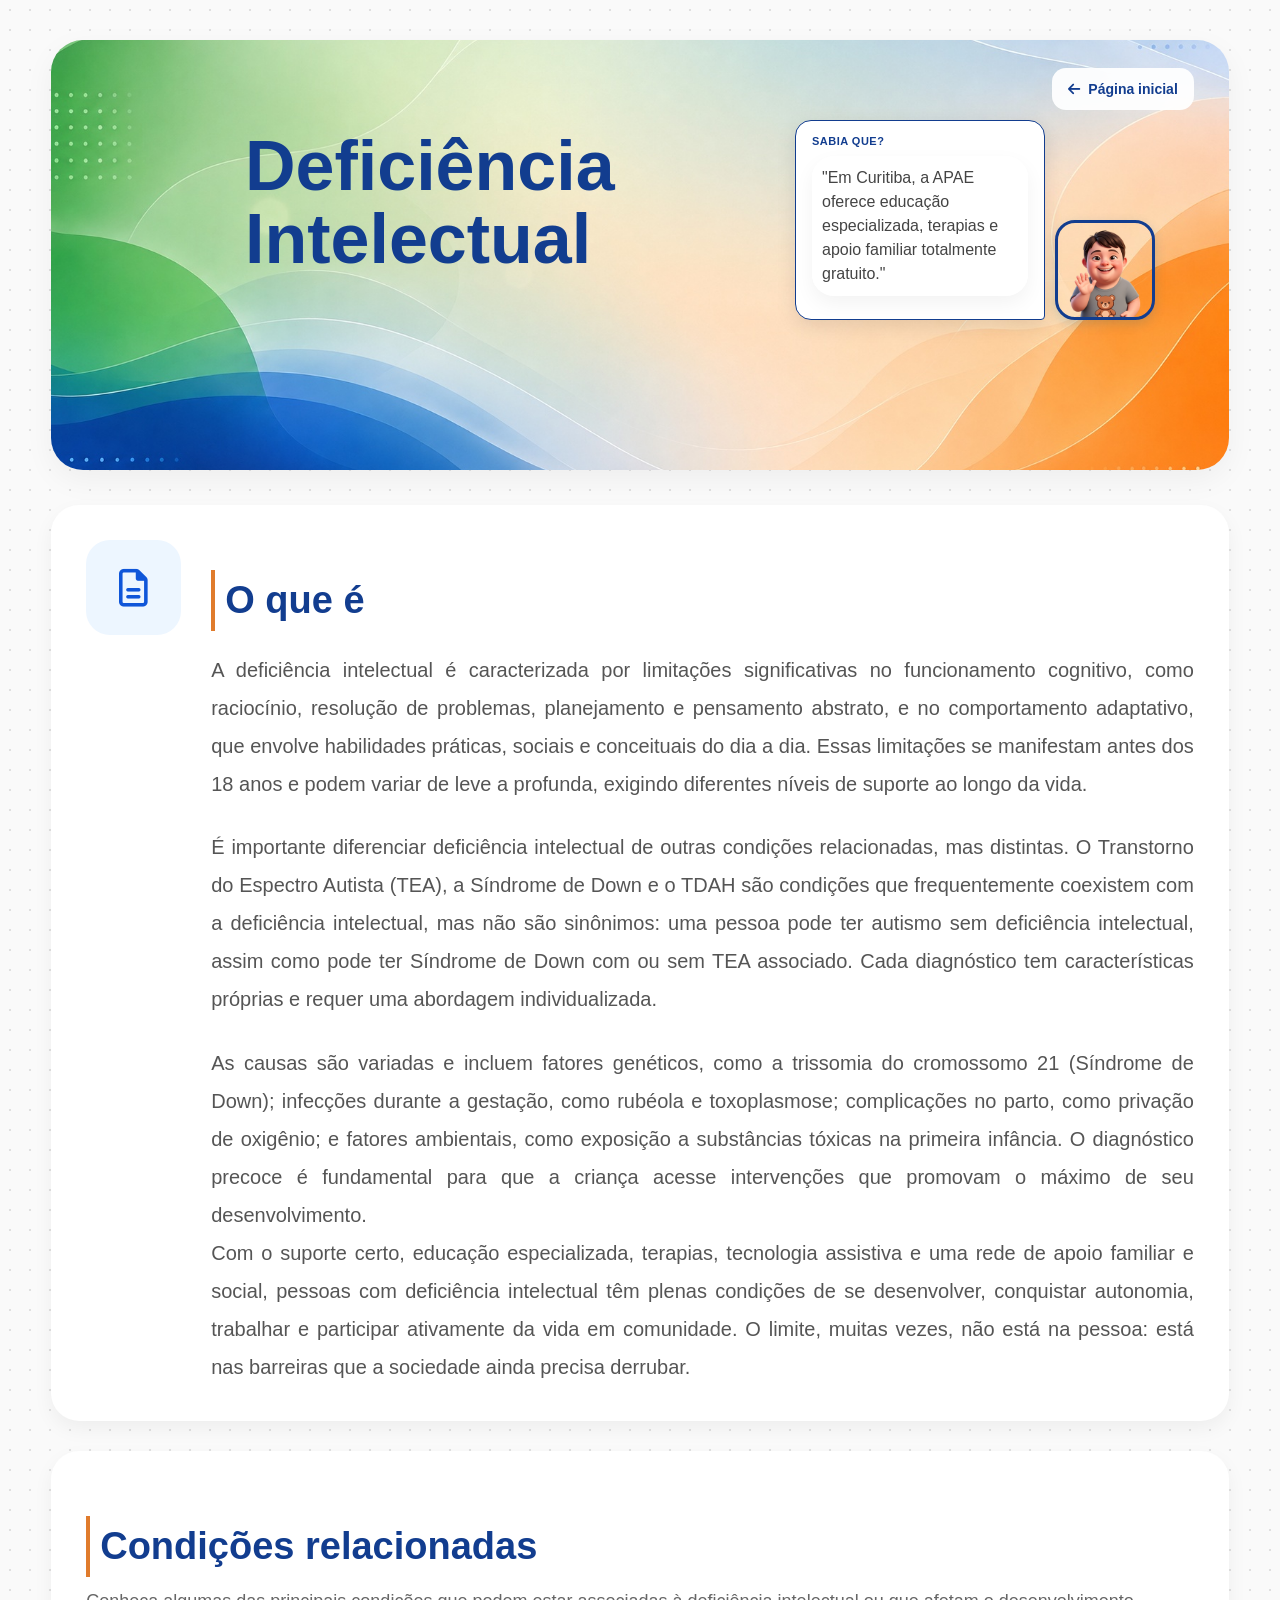
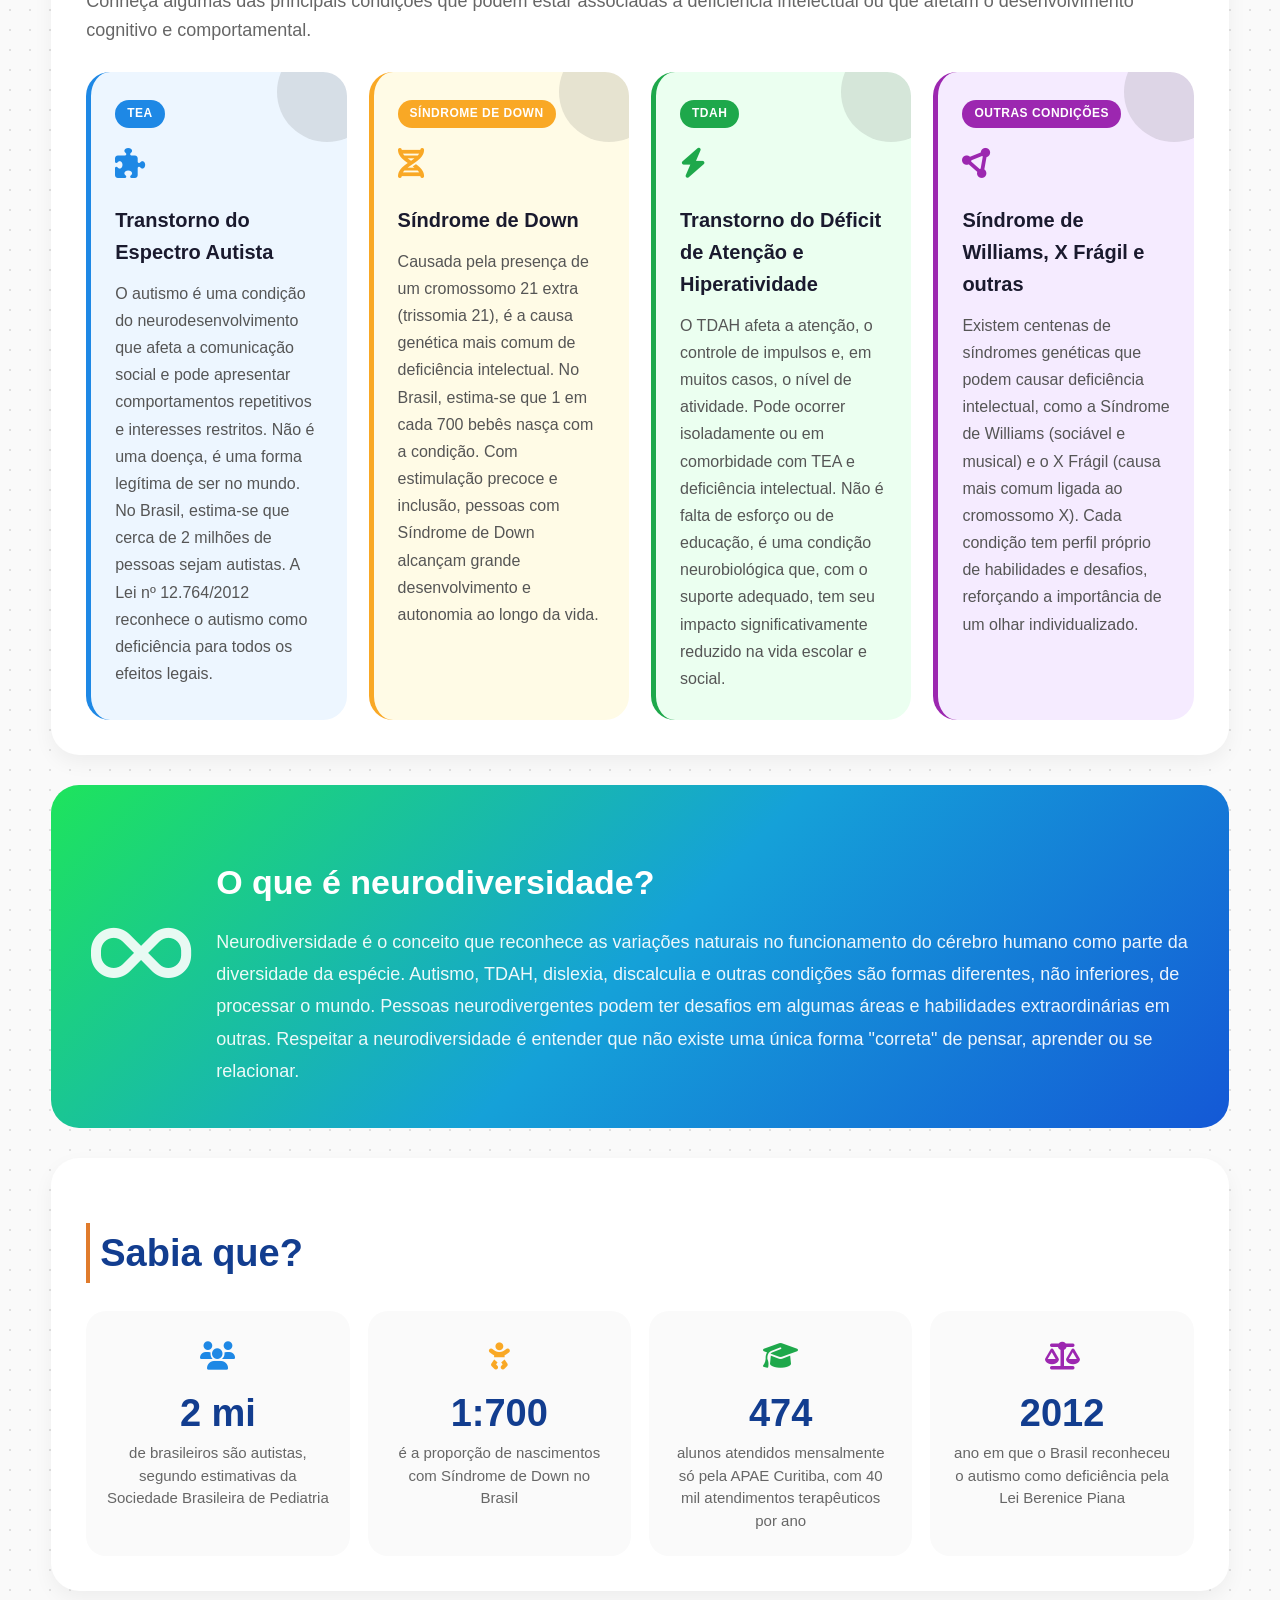
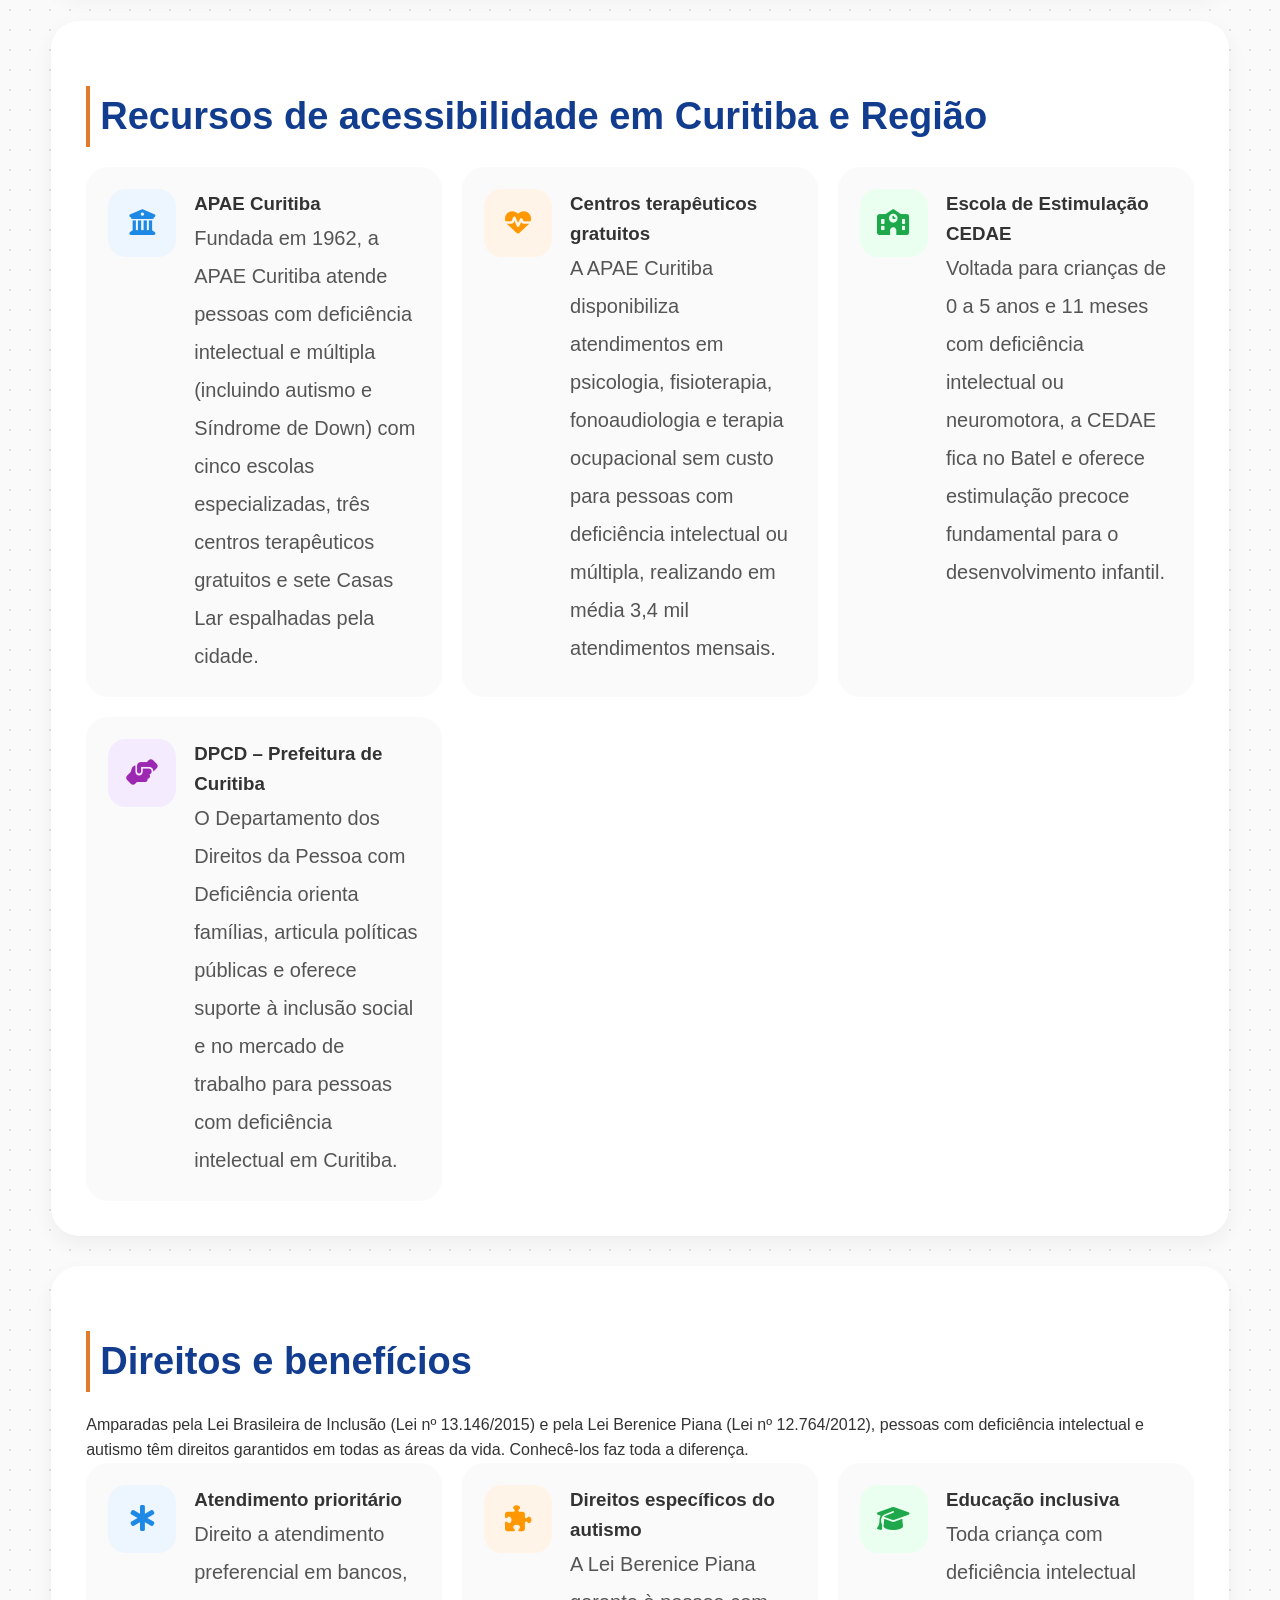
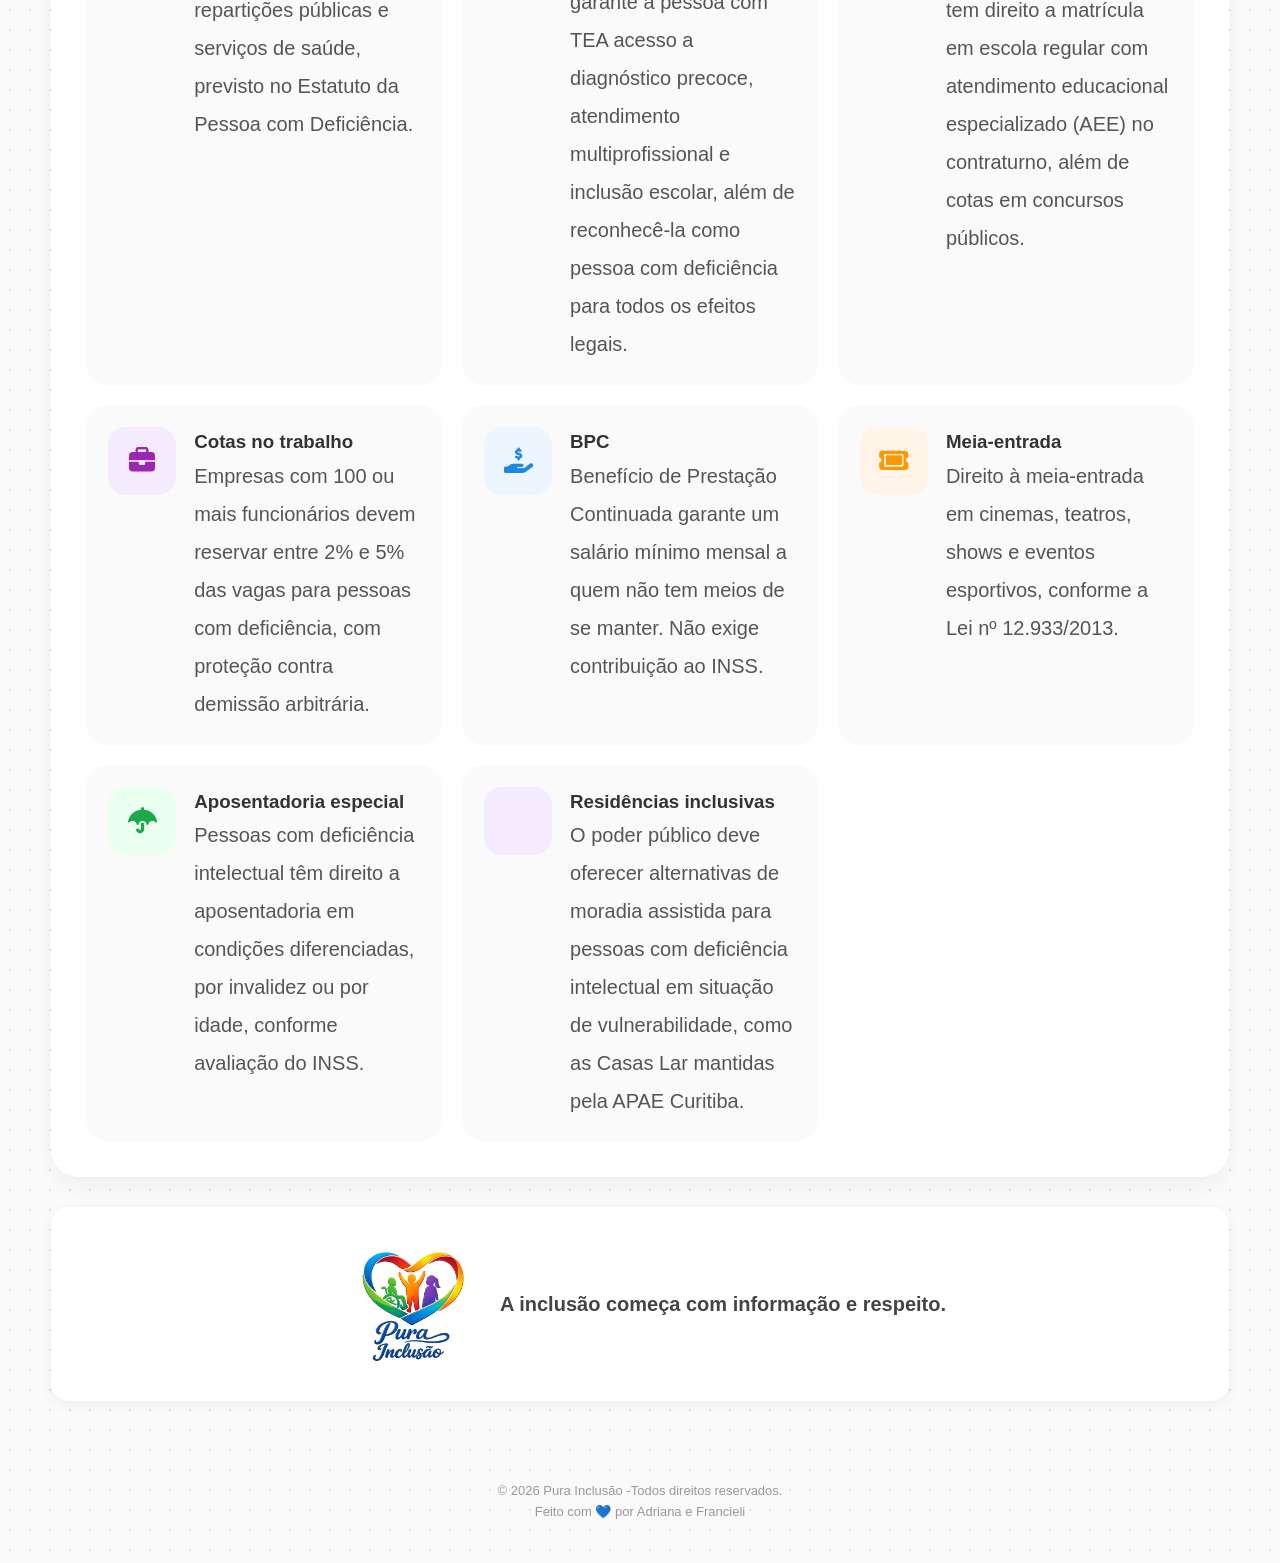
<file: deficienciaIntelectual.html>
<!doctype html>
<html lang="pt-br">
  <head>
    <meta charset="UTF-8" />
    <meta name="viewport" content="width=device-width, initial-scale=1.0" />

    <title>Deficiência Intelectual - Laços de Inclusão</title>

    <!-- FONT AWESOME -->
    <link
      rel="stylesheet"
      href="https://cdnjs.cloudflare.com/ajax/libs/font-awesome/6.5.2/css/all.min.css"
    />

    <!-- CSS -->
    <link rel="stylesheet" href="style.css" />

    <style>
      /* =====================================================
         ESTILOS EXTRAS — EXCLUSIVOS DESTA PÁGINA
      ===================================================== */

      /* Seção de condições / cards coloridos */
      .secao-condicoes {
        background: white;
        border-radius: 28px;
        padding: 35px;
        margin-bottom: 30px;
        box-shadow: 0 8px 20px rgba(0, 0, 0, 0.05);
      }

      .grid-condicoes {
        display: grid;
        grid-template-columns: repeat(auto-fit, minmax(260px, 1fr));
        gap: 22px;
        margin-top: 28px;
      }

      .condicao-card {
        border-radius: 24px;
        padding: 28px 24px;
        display: flex;
        flex-direction: column;
        gap: 12px;
        position: relative;
        overflow: hidden;
      }

      .condicao-card::before {
        content: "";
        position: absolute;
        top: -30px;
        right: -30px;
        width: 100px;
        height: 100px;
        border-radius: 50%;
        opacity: 0.12;
        background: currentColor;
      }

      .condicao-card.azul-card {
        background: #edf6ff;
        border-left: 5px solid #1e88e5;
      }

      .condicao-card.amarelo-card {
        background: #fffbe6;
        border-left: 5px solid #f9a825;
      }

      .condicao-card.verde-card {
        background: #ebfff0;
        border-left: 5px solid #1ea84b;
      }

      .condicao-card.roxo-card {
        background: #f5ebff;
        border-left: 5px solid #9c27b0;
      }

      .condicao-icone {
        font-size: 30px;
        margin-bottom: 4px;
      }

      .condicao-card.azul-card .condicao-icone {
        color: #1e88e5;
      }
      .condicao-card.amarelo-card .condicao-icone {
        color: #f9a825;
      }
      .condicao-card.verde-card .condicao-icone {
        color: #1ea84b;
      }
      .condicao-card.roxo-card .condicao-icone {
        color: #9c27b0;
      }

      .condicao-card h3 {
        font-size: 20px;
        color: #1a1a2e;
        margin: 0;
      }

      .condicao-card p {
        font-size: 16px;
        color: #555;
        line-height: 1.7;
        margin: 0;
      }

      .condicao-tag {
        display: inline-block;
        font-size: 12px;
        font-weight: 700;
        padding: 4px 12px;
        border-radius: 20px;
        width: fit-content;
        letter-spacing: 0.5px;
        text-transform: uppercase;
      }

      .condicao-card.azul-card .condicao-tag {
        background: #1e88e5;
        color: white;
      }
      .condicao-card.amarelo-card .condicao-tag {
        background: #f9a825;
        color: white;
      }
      .condicao-card.verde-card .condicao-tag {
        background: #1ea84b;
        color: white;
      }
      .condicao-card.roxo-card .condicao-tag {
        background: #9c27b0;
        color: white;
      }

      /* Seção neurodiversidade — banner colorido */
      .secao-neurodiversidade {
        border-radius: 28px;
        padding: 40px;
        margin-bottom: 30px;
        background: linear-gradient(
          135deg,
          #1ee45c 0%,
          #15a1d8 50%,
          #1458d6 100%
        );
        color: white;
        display: flex;
        gap: 35px;
        align-items: center;
      }

      .neurodiversidade-icone {
        font-size: 80px;
        opacity: 0.9;
        min-width: 90px;
        text-align: center;
      }

      .neurodiversidade-texto h2 {
        font-size: 34px;
        color: white;
        border: none;
        padding: 0;
        margin-bottom: 16px;
      }

      .neurodiversidade-texto p {
        font-size: 18px;
        line-height: 1.8;
        color: rgba(255, 255, 255, 0.92);
      }

      /* Seção "Sabia que?" — linha do tempo / fatos */
      .secao-fatos {
        background: white;
        border-radius: 28px;
        padding: 35px;
        margin-bottom: 30px;
        box-shadow: 0 8px 20px rgba(0, 0, 0, 0.05);
      }

      .grid-fatos {
        display: grid;
        grid-template-columns: repeat(auto-fit, minmax(220px, 1fr));
        gap: 18px;
        margin-top: 28px;
      }

      .fato-item {
        background: #fafafa;
        border-radius: 20px;
        padding: 24px 20px;
        text-align: center;
        display: flex;
        flex-direction: column;
        align-items: center;
        gap: 10px;
      }

      .fato-numero {
        font-size: 38px;
        font-weight: 800;
        color: #123d8f;
        line-height: 1;
      }

      .fato-label {
        font-size: 15px;
        color: #666;
        line-height: 1.5;
      }

      .fato-icone {
        font-size: 28px;
        margin-bottom: 4px;
      }

      .frase-final {
        font-size: 20px;
        font-weight: 600;
        color: #444;
        background: white;
        border-radius: 18px;
        padding: 22px 30px;
        text-align: center;
        box-shadow: 0 4px 15px rgba(0, 0, 0, 0.05);
      }

      @media (max-width: 1200px) {
        .secao-neurodiversidade {
          flex-direction: column;
          text-align: center;
        }

        .neurodiversidade-icone {
          font-size: 60px;
        }
      }
    </style>
  </head>

  <body>
    <main class="pagina-deficiencia">
      <!-- =========================================
           HERO / BANNER
      ========================================== -->

      <section class="hero-visual">
        <div class="voltar-hero">
          <a href="index.html">
            <i class="fa-solid fa-arrow-left"></i>
            Página inicial
          </a>
        </div>

        <div class="hero-topo">
          <div class="hero-visual-conteudo">
            <div class="hero-visual-caixa">
              <div class="hero-visual-icone">
                <i class="fa-solid fa-brain"></i>
              </div>

              <h1>Deficiência Intelectual</h1>

              <style>
                .mascote-flutuante {
                  position: static;
                  display: flex;
                  align-items: flex-end;
                  justify-content: flex-start;
                  gap: 10px;
                  margin: 16px 0 0 0;
                }

                .mascote-bolha {
                  background: white;
                  border: 1.5px solid #123d8f;
                  border-radius: 16px 16px 4px 16px;
                  padding: 12px 16px;
                  max-width: 250px;
                  height: 200px;
                  box-shadow: 0 6px 20px rgba(0, 0, 0, 0.1);
                }

                .mascote-bolha-titulo {
                  font-size: 11px;
                  font-weight: 700;
                  color: #123d8f;
                  text-transform: uppercase;
                  letter-spacing: 0.5px;
                  display: block;
                  margin-bottom: 5px;
                }

                .mascote-bolha p {
                  font-size: 16px;
                  color: #444;
                  line-height: 1.5;
                  margin: 0;
                  padding: 10px;
                }

                .mascote-avatar {
                  width: 100px;
                  height: 100px;
                  border-radius: 20px;
                  border: 3px solid #123d8f;
                  overflow: hidden;
                  flex-shrink: 0;
                  box-shadow: 0 4px 12px rgba(26, 107, 138, 0.2);
                }

                .mascote-avatar img {
                  width: 100%;
                  height: 100%;
                  object-fit: cover;
                  object-position: center top;
                }

                @keyframes mascote-entrada {
                  from {
                    opacity: 0;
                    transform: translateY(10px);
                  }
                  to {
                    opacity: 1;
                    transform: translateY(0);
                  }
                }

                @media (max-width: 1200px) {
                  .mascote-flutuante {
                    margin: 10px 16px 16px;
                  }
                  .mascote-bolha {
                    max-width: 170px;
                  }
                }
              </style>

              <div class="mascote-flutuante">
                <div class="mascote-bolha">
                  <span class="mascote-bolha-titulo">Sabia que?</span>
                  <p id="mascote-frase">
                    <!-- TROQUE O TEXTO AQUI PARA CADA PÁGINA -->
                    "Em Curitiba, a APAE oferece educação especializada,
                    terapias e apoio familiar totalmente gratuito."
                  </p>
                </div>
                <div class="mascote-avatar">
                  <img
                    src="assets/mascote.png"
                    alt="Mascote Laços de Inclusão"
                  />
                </div>
              </div>
            </div>
          </div>
        </div>
      </section>

      <!-- =========================================
           O QUE É
      ========================================== -->

      <section class="bloco-conteudo">
        <div class="icone-bloco azul-claro">
          <i class="fa-regular fa-file-lines"></i>
        </div>

        <div class="texto-bloco">
          <h2>O que é</h2>

          <p>
            A deficiência intelectual é caracterizada por limitações
            significativas no funcionamento cognitivo, como raciocínio,
            resolução de problemas, planejamento e pensamento abstrato, e no
            comportamento adaptativo, que envolve habilidades práticas, sociais
            e conceituais do dia a dia. Essas limitações se manifestam antes dos
            18 anos e podem variar de leve a profunda, exigindo diferentes
            níveis de suporte ao longo da vida.
          </p>
          <br />

          <p>
            É importante diferenciar deficiência intelectual de outras condições
            relacionadas, mas distintas. O Transtorno do Espectro Autista (TEA),
            a Síndrome de Down e o TDAH são condições que frequentemente
            coexistem com a deficiência intelectual, mas não são sinônimos: uma
            pessoa pode ter autismo sem deficiência intelectual, assim como pode
            ter Síndrome de Down com ou sem TEA associado. Cada diagnóstico tem
            características próprias e requer uma abordagem individualizada.
          </p>
          <br />

          <p>
            As causas são variadas e incluem fatores genéticos, como a trissomia
            do cromossomo 21 (Síndrome de Down); infecções durante a gestação,
            como rubéola e toxoplasmose; complicações no parto, como privação de
            oxigênio; e fatores ambientais, como exposição a substâncias tóxicas
            na primeira infância. O diagnóstico precoce é fundamental para que a
            criança acesse intervenções que promovam o máximo de seu
            desenvolvimento.
          </p>

          <p>
            Com o suporte certo, educação especializada, terapias, tecnologia
            assistiva e uma rede de apoio familiar e social, pessoas com
            deficiência intelectual têm plenas condições de se desenvolver,
            conquistar autonomia, trabalhar e participar ativamente da vida em
            comunidade. O limite, muitas vezes, não está na pessoa: está nas
            barreiras que a sociedade ainda precisa derrubar.
          </p>
        </div>
      </section>

      <!-- =========================================
           CONDIÇÕES RELACIONADAS
      ========================================== -->

      <section class="secao-condicoes">
        <h2 class="titulo-secao">Condições relacionadas</h2>

        <p style="font-size: 18px; color: #666; margin-top: -10px">
          Conheça algumas das principais condições que podem estar associadas à
          deficiência intelectual ou que afetam o desenvolvimento cognitivo e
          comportamental.
        </p>

        <div class="grid-condicoes">
          <!-- TEA -->
          <div class="condicao-card azul-card">
            <span class="condicao-tag">TEA</span>
            <div class="condicao-icone">
              <i class="fa-solid fa-puzzle-piece"></i>
            </div>
            <h3>Transtorno do Espectro Autista</h3>
            <p>
              O autismo é uma condição do neurodesenvolvimento que afeta a
              comunicação social e pode apresentar comportamentos repetitivos e
              interesses restritos. Não é uma doença, é uma forma legítima de
              ser no mundo. No Brasil, estima-se que cerca de 2 milhões de
              pessoas sejam autistas. A Lei nº 12.764/2012 reconhece o autismo
              como deficiência para todos os efeitos legais.
            </p>
          </div>

          <!-- Síndrome de Down -->
          <div class="condicao-card amarelo-card">
            <span class="condicao-tag">Síndrome de Down</span>
            <div class="condicao-icone"><i class="fa-solid fa-dna"></i></div>
            <h3>Síndrome de Down</h3>
            <p>
              Causada pela presença de um cromossomo 21 extra (trissomia 21), é
              a causa genética mais comum de deficiência intelectual. No Brasil,
              estima-se que 1 em cada 700 bebês nasça com a condição. Com
              estimulação precoce e inclusão, pessoas com Síndrome de Down
              alcançam grande desenvolvimento e autonomia ao longo da vida.
            </p>
          </div>

          <!-- TDAH -->
          <div class="condicao-card verde-card">
            <span class="condicao-tag">TDAH</span>
            <div class="condicao-icone"><i class="fa-solid fa-bolt"></i></div>
            <h3>Transtorno do Déficit de Atenção e Hiperatividade</h3>
            <p>
              O TDAH afeta a atenção, o controle de impulsos e, em muitos casos,
              o nível de atividade. Pode ocorrer isoladamente ou em comorbidade
              com TEA e deficiência intelectual. Não é falta de esforço ou de
              educação, é uma condição neurobiológica que, com o suporte
              adequado, tem seu impacto significativamente reduzido na vida
              escolar e social.
            </p>
          </div>

          <!-- Outras condições -->
          <div class="condicao-card roxo-card">
            <span class="condicao-tag">Outras condições</span>
            <div class="condicao-icone">
              <i class="fa-solid fa-circle-nodes"></i>
            </div>
            <h3>Síndrome de Williams, X Frágil e outras</h3>
            <p>
              Existem centenas de síndromes genéticas que podem causar
              deficiência intelectual, como a Síndrome de Williams (sociável e
              musical) e o X Frágil (causa mais comum ligada ao cromossomo X).
              Cada condição tem perfil próprio de habilidades e desafios,
              reforçando a importância de um olhar individualizado.
            </p>
          </div>
        </div>
      </section>

      <!-- =========================================
           NEURODIVERSIDADE
      ========================================== -->

      <section class="secao-neurodiversidade">
        <div class="neurodiversidade-icone">
          <i class="fa-solid fa-infinity"></i>
        </div>
        <div class="neurodiversidade-texto">
          <h2>O que é neurodiversidade?</h2>
          <p>
            Neurodiversidade é o conceito que reconhece as variações naturais no
            funcionamento do cérebro humano como parte da diversidade da
            espécie. Autismo, TDAH, dislexia, discalculia e outras condições são
            formas diferentes, não inferiores, de processar o mundo. Pessoas
            neurodivergentes podem ter desafios em algumas áreas e habilidades
            extraordinárias em outras. Respeitar a neurodiversidade é entender
            que não existe uma única forma "correta" de pensar, aprender ou se
            relacionar.
          </p>
        </div>
      </section>

      <!-- =========================================
           SABIA QUE? — DADOS
      ========================================== -->

      <section class="secao-fatos">
        <h2 class="titulo-secao">Sabia que?</h2>

        <div class="grid-fatos">
          <div class="fato-item">
            <div class="fato-icone" style="color: #1e88e5">
              <i class="fa-solid fa-users"></i>
            </div>
            <div class="fato-numero">2 mi</div>
            <div class="fato-label">
              de brasileiros são autistas, segundo estimativas da Sociedade
              Brasileira de Pediatria
            </div>
          </div>

          <div class="fato-item">
            <div class="fato-icone" style="color: #f9a825">
              <i class="fa-solid fa-baby"></i>
            </div>
            <div class="fato-numero">1:700</div>
            <div class="fato-label">
              é a proporção de nascimentos com Síndrome de Down no Brasil
            </div>
          </div>

          <div class="fato-item">
            <div class="fato-icone" style="color: #1ea84b">
              <i class="fa-solid fa-graduation-cap"></i>
            </div>
            <div class="fato-numero">474</div>
            <div class="fato-label">
              alunos atendidos mensalmente só pela APAE Curitiba, com 40 mil
              atendimentos terapêuticos por ano
            </div>
          </div>

          <div class="fato-item">
            <div class="fato-icone" style="color: #9c27b0">
              <i class="fa-solid fa-scale-balanced"></i>
            </div>
            <div class="fato-numero">2012</div>
            <div class="fato-label">
              ano em que o Brasil reconheceu o autismo como deficiência pela Lei
              Berenice Piana
            </div>
          </div>
        </div>
      </section>

      <!-- =========================================
           RECURSOS EM CURITIBA
      ========================================== -->

      <section class="secao-cards">
        <h2 class="titulo-secao">
          Recursos de acessibilidade em Curitiba e Região
        </h2>

        <div class="grid-recursos">
          <div class="recurso-item">
            <div class="icone-recurso azul-suave">
              <i class="fa-solid fa-building-columns"></i>
            </div>
            <div>
              <h3>APAE Curitiba</h3>
              <p>
                Fundada em 1962, a APAE Curitiba atende pessoas com deficiência
                intelectual e múltipla (incluindo autismo e Síndrome de Down)
                com cinco escolas especializadas, três centros terapêuticos
                gratuitos e sete Casas Lar espalhadas pela cidade.
              </p>
            </div>
          </div>

          <div class="recurso-item">
            <div class="icone-recurso laranja-suave">
              <i class="fa-solid fa-heart-pulse"></i>
            </div>
            <div>
              <h3>Centros terapêuticos gratuitos</h3>
              <p>
                A APAE Curitiba disponibiliza atendimentos em psicologia,
                fisioterapia, fonoaudiologia e terapia ocupacional sem custo
                para pessoas com deficiência intelectual ou múltipla, realizando
                em média 3,4 mil atendimentos mensais.
              </p>
            </div>
          </div>

          <div class="recurso-item">
            <div class="icone-recurso verde-suave">
              <i class="fa-solid fa-school"></i>
            </div>
            <div>
              <h3>Escola de Estimulação CEDAE</h3>
              <p>
                Voltada para crianças de 0 a 5 anos e 11 meses com deficiência
                intelectual ou neuromotora, a CEDAE fica no Batel e oferece
                estimulação precoce fundamental para o desenvolvimento infantil.
              </p>
            </div>
          </div>

          <div class="recurso-item">
            <div class="icone-recurso roxo-suave">
              <i class="fa-solid fa-handshake-angle"></i>
            </div>
            <div>
              <h3>DPCD – Prefeitura de Curitiba</h3>
              <p>
                O Departamento dos Direitos da Pessoa com Deficiência orienta
                famílias, articula políticas públicas e oferece suporte à
                inclusão social e no mercado de trabalho para pessoas com
                deficiência intelectual em Curitiba.
              </p>
            </div>
          </div>
        </div>
      </section>

      <!-- =========================================
           DIREITOS
      ========================================== -->

      <section class="secao-cards">
        <h2 class="titulo-secao">Direitos e benefícios</h2>

        <p class="subtitulo-secao">
          Amparadas pela Lei Brasileira de Inclusão (Lei nº 13.146/2015) e pela
          Lei Berenice Piana (Lei nº 12.764/2012), pessoas com deficiência
          intelectual e autismo têm direitos garantidos em todas as áreas da
          vida. Conhecê-los faz toda a diferença.
        </p>

        <div class="grid-recursos">
          <div class="recurso-item">
            <div class="icone-recurso azul-suave">
              <i class="fa-solid fa-star-of-life"></i>
            </div>
            <div>
              <h3>Atendimento prioritário</h3>
              <p>
                Direito a atendimento preferencial em bancos, repartições
                públicas e serviços de saúde, previsto no Estatuto da Pessoa com
                Deficiência.
              </p>
            </div>
          </div>

          <div class="recurso-item">
            <div class="icone-recurso laranja-suave">
              <i class="fa-solid fa-puzzle-piece"></i>
            </div>
            <div>
              <h3>Direitos específicos do autismo</h3>
              <p>
                A Lei Berenice Piana garante à pessoa com TEA acesso a
                diagnóstico precoce, atendimento multiprofissional e inclusão
                escolar, além de reconhecê-la como pessoa com deficiência para
                todos os efeitos legais.
              </p>
            </div>
          </div>

          <div class="recurso-item">
            <div class="icone-recurso verde-suave">
              <i class="fa-solid fa-graduation-cap"></i>
            </div>
            <div>
              <h3>Educação inclusiva</h3>
              <p>
                Toda criança com deficiência intelectual tem direito a matrícula
                em escola regular com atendimento educacional especializado
                (AEE) no contraturno, além de cotas em concursos públicos.
              </p>
            </div>
          </div>

          <div class="recurso-item">
            <div class="icone-recurso roxo-suave">
              <i class="fa-solid fa-briefcase"></i>
            </div>
            <div>
              <h3>Cotas no trabalho</h3>
              <p>
                Empresas com 100 ou mais funcionários devem reservar entre 2% e
                5% das vagas para pessoas com deficiência, com proteção contra
                demissão arbitrária.
              </p>
            </div>
          </div>

          <div class="recurso-item">
            <div class="icone-recurso azul-suave">
              <i class="fa-solid fa-hand-holding-dollar"></i>
            </div>
            <div>
              <h3>BPC</h3>
              <p>
                Benefício de Prestação Continuada garante um salário mínimo
                mensal a quem não tem meios de se manter. Não exige contribuição
                ao INSS.
              </p>
            </div>
          </div>

          <div class="recurso-item">
            <div class="icone-recurso laranja-suave">
              <i class="fa-solid fa-ticket"></i>
            </div>
            <div>
              <h3>Meia-entrada</h3>
              <p>
                Direito à meia-entrada em cinemas, teatros, shows e eventos
                esportivos, conforme a Lei nº 12.933/2013.
              </p>
            </div>
          </div>

          <div class="recurso-item">
            <div class="icone-recurso verde-suave">
              <i class="fa-solid fa-umbrella"></i>
            </div>
            <div>
              <h3>Aposentadoria especial</h3>
              <p>
                Pessoas com deficiência intelectual têm direito a aposentadoria
                em condições diferenciadas, por invalidez ou por idade, conforme
                avaliação do INSS.
              </p>
            </div>
          </div>

          <div class="recurso-item">
            <div class="icone-recurso roxo-suave">
              <i class="fa-solid fa-house-heart"></i>
            </div>
            <div>
              <h3>Residências inclusivas</h3>
              <p>
                O poder público deve oferecer alternativas de moradia assistida
                para pessoas com deficiência intelectual em situação de
                vulnerabilidade, como as Casas Lar mantidas pela APAE Curitiba.
              </p>
            </div>
          </div>
        </div>
      </section>

      <!-- =========================================
           FRASE FINAL
      ========================================== -->

      <p
        class="frase-final"
        style="
          display: flex;
          align-items: center;
          justify-content: center;
          gap: 16px;
        "
      >
        <img
          src="assets/Logo.png"
          alt="Laços de Inclusão"
          style="width: 150px; border-radius: 10px"
        />
        A inclusão começa com informação e respeito.
      </p>
    </main>
    <footer class="rodape">
      © 2026 Pura Inclusão -Todos direitos reservados.<br />
      Feito com 💙 por Adriana e Francieli
    </footer>
  </body>
</html>
</file>
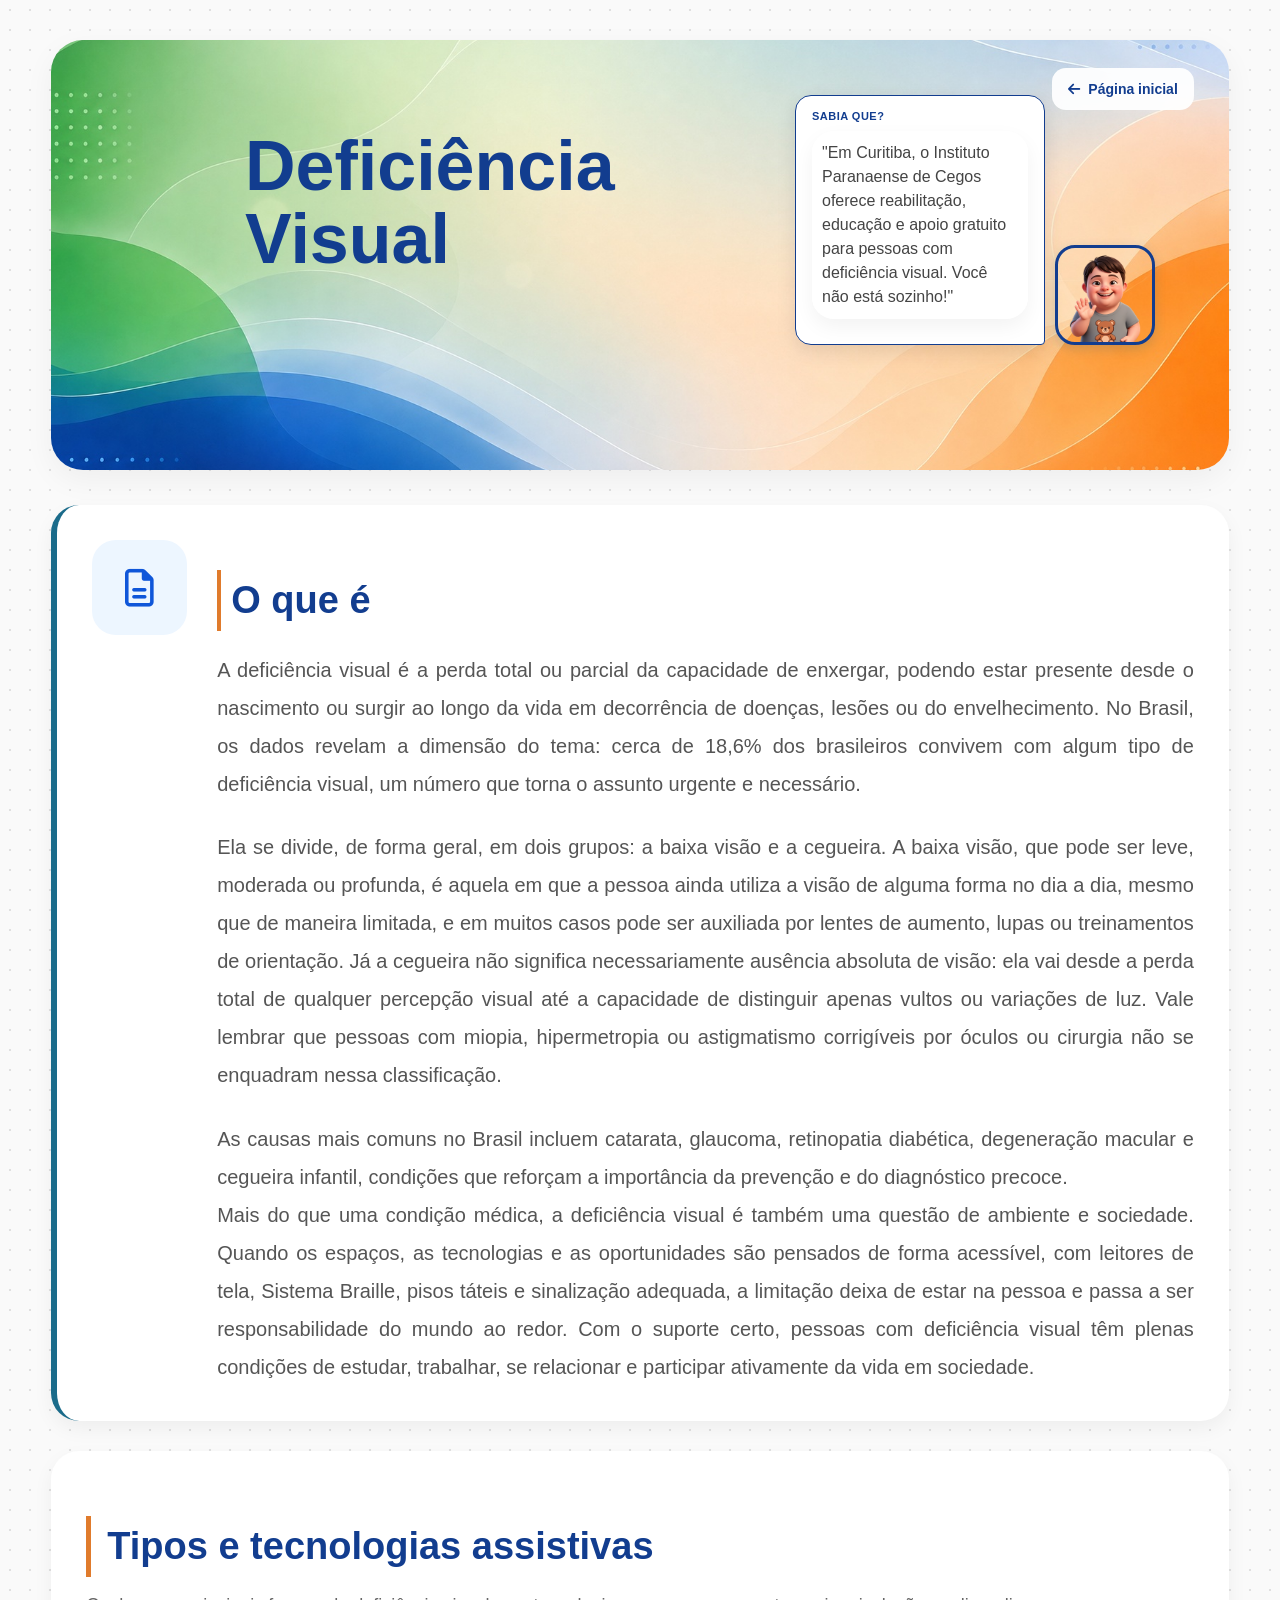
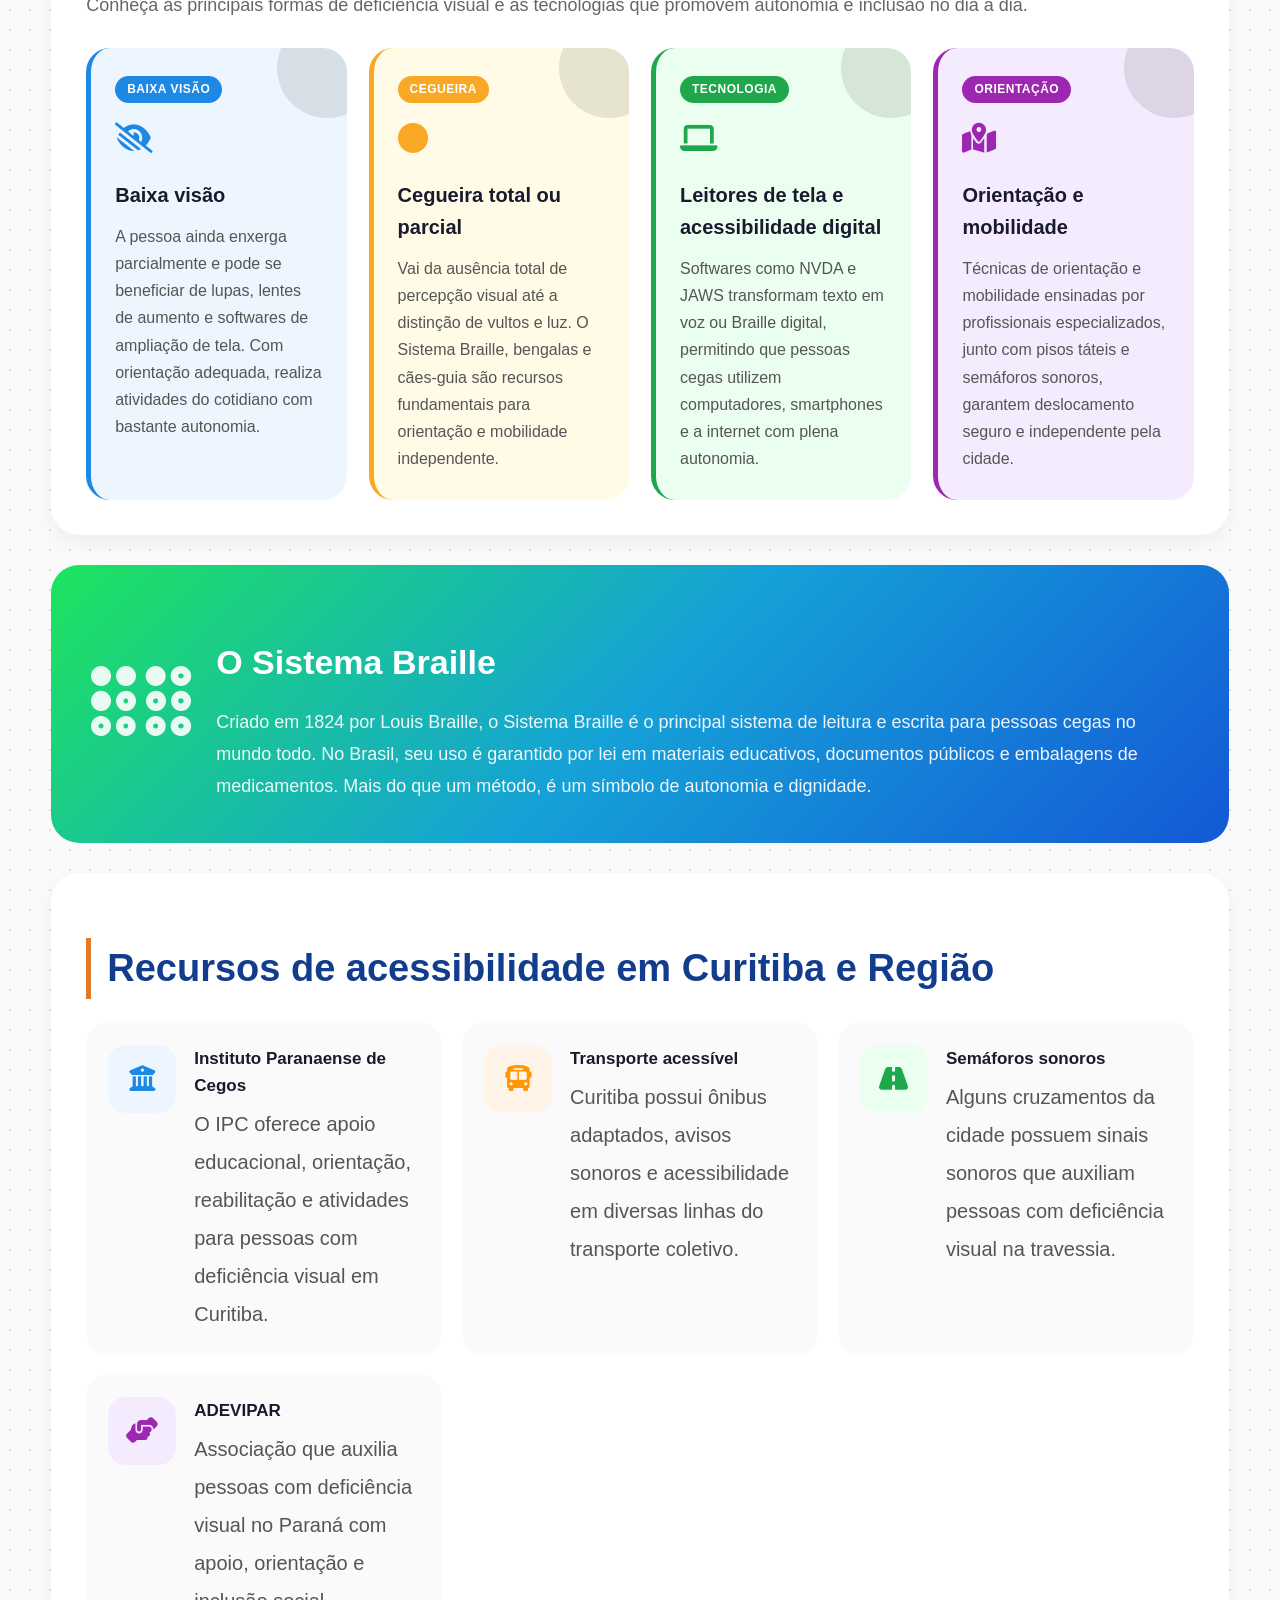
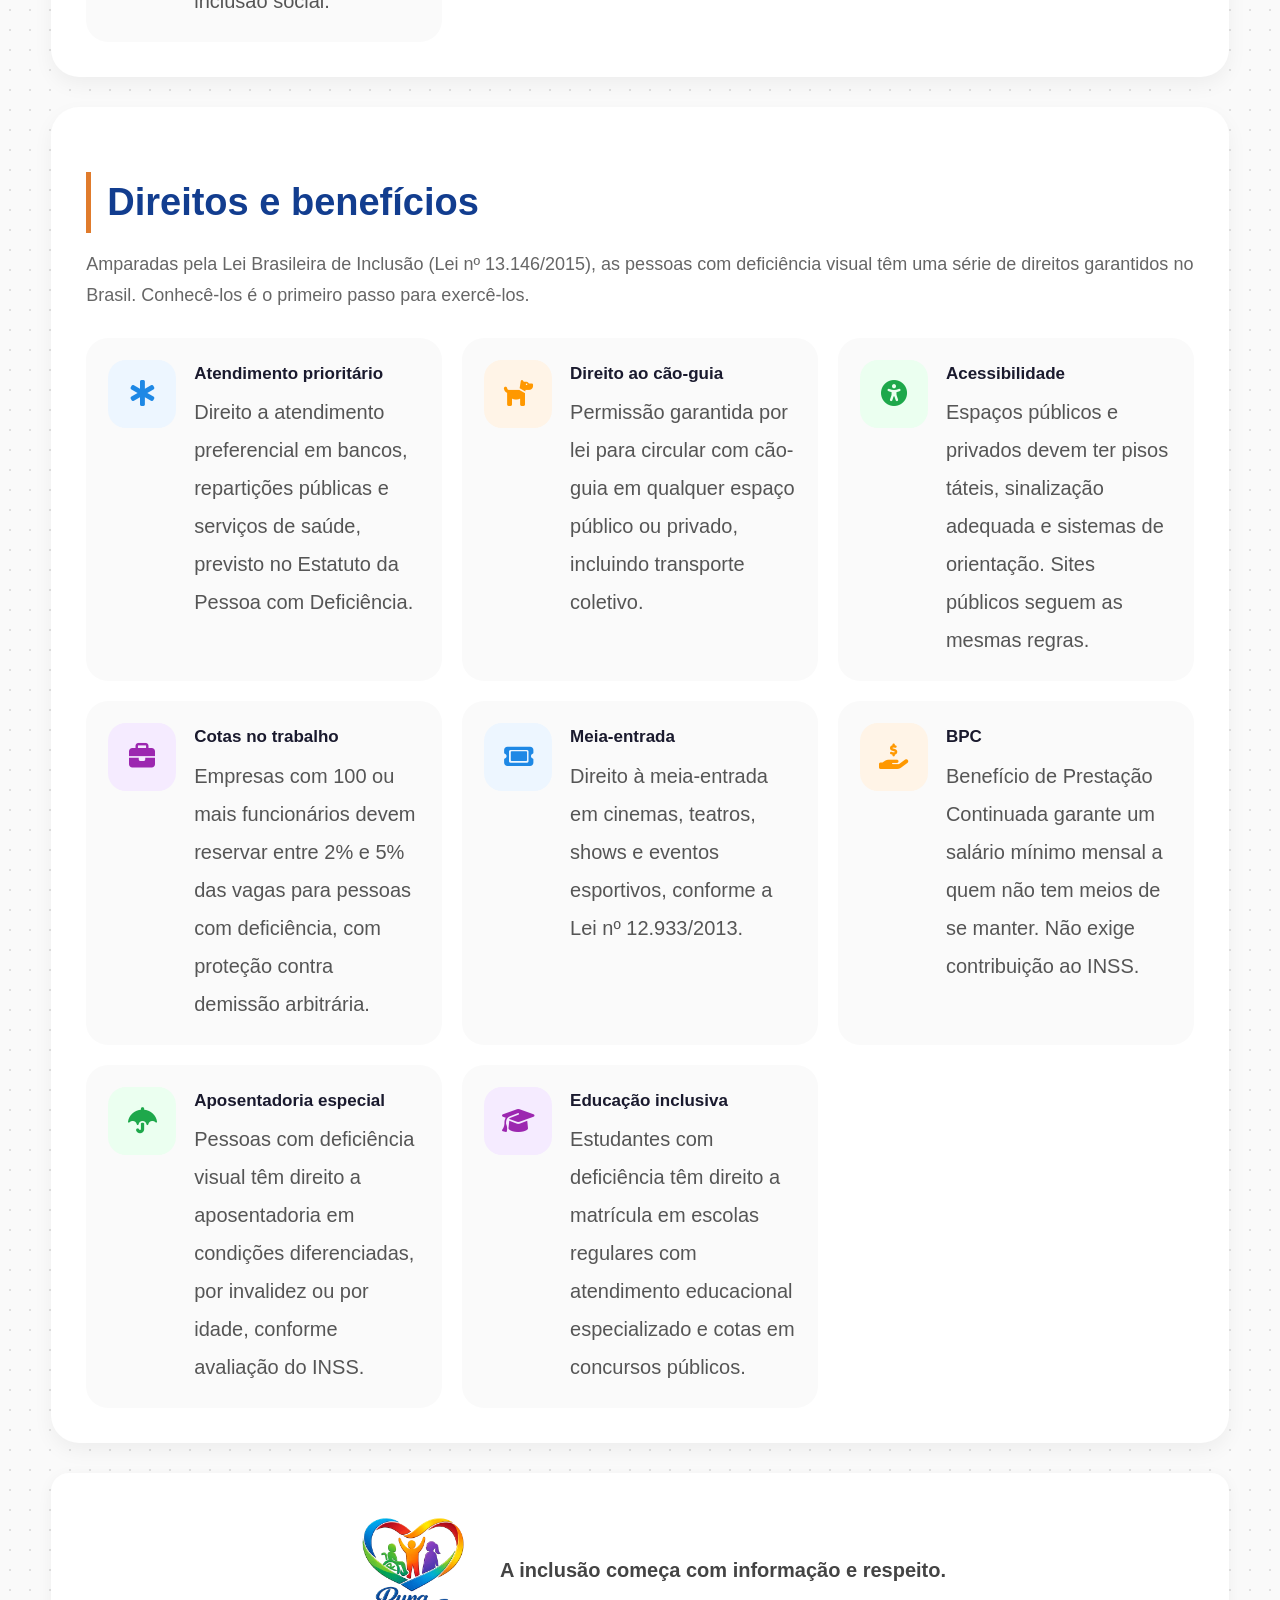
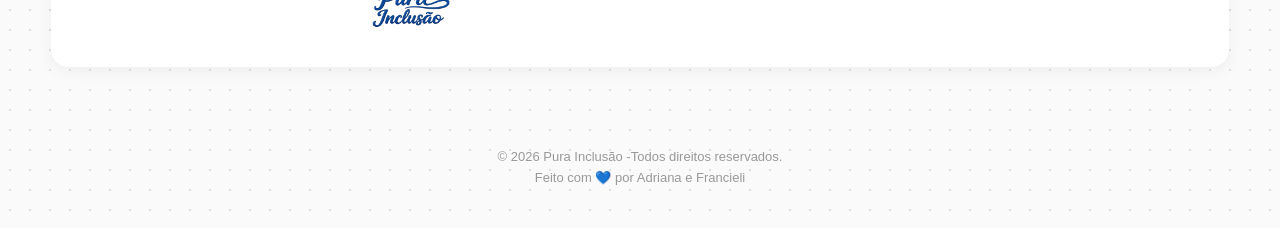
<file: deficienciavisual.html>
<!doctype html>
<html lang="pt-br">
  <head>
    <meta charset="UTF-8" />
    <meta name="viewport" content="width=device-width, initial-scale=1.0" />
    <title>Deficiência Visual - Laços de Inclusão</title>
    <link
      rel="stylesheet"
      href="https://cdnjs.cloudflare.com/ajax/libs/font-awesome/6.5.2/css/all.min.css"
    />
    <link rel="stylesheet" href="style.css" />

    <style>
      /* =====================================================
         ESTILOS EXTRAS — DEFICIÊNCIA VISUAL
      ===================================================== */

      /* --- Cards coloridos (estilo condições) --- */
      .secao-destaques {
        background: white;
        border-radius: 28px;
        padding: 35px;
        margin-bottom: 30px;
        box-shadow: 0 8px 20px rgba(0, 0, 0, 0.05);
      }

      .grid-destaques {
        display: grid;
        grid-template-columns: repeat(auto-fit, minmax(260px, 1fr));
        gap: 22px;
        margin-top: 28px;
      }

      .destaque-card {
        border-radius: 24px;
        padding: 28px 24px;
        display: flex;
        flex-direction: column;
        gap: 12px;
        position: relative;
        overflow: hidden;
      }

      .destaque-card::before {
        content: "";
        position: absolute;
        top: -30px;
        right: -30px;
        width: 100px;
        height: 100px;
        border-radius: 50%;
        opacity: 0.12;
        background: currentColor;
      }

      .destaque-card.azul-card {
        background: #edf6ff;
        border-left: 5px solid #1e88e5;
      }
      .destaque-card.amarelo-card {
        background: #fffbe6;
        border-left: 5px solid #f9a825;
      }
      .destaque-card.verde-card {
        background: #ebfff0;
        border-left: 5px solid #1ea84b;
      }
      .destaque-card.roxo-card {
        background: #f5ebff;
        border-left: 5px solid #9c27b0;
      }

      .destaque-icone {
        font-size: 30px;
        margin-bottom: 4px;
      }
      .destaque-card.azul-card .destaque-icone {
        color: #1e88e5;
      }
      .destaque-card.amarelo-card .destaque-icone {
        color: #f9a825;
      }
      .destaque-card.verde-card .destaque-icone {
        color: #1ea84b;
      }
      .destaque-card.roxo-card .destaque-icone {
        color: #9c27b0;
      }

      .destaque-card h3 {
        font-size: 20px;
        color: #1a1a2e;
        margin: 0;
      }
      .destaque-card p {
        font-size: 16px;
        color: #555;
        line-height: 1.7;
        margin: 0;
      }

      .destaque-tag {
        display: inline-block;
        font-size: 12px;
        font-weight: 700;
        padding: 4px 12px;
        border-radius: 20px;
        width: fit-content;
        letter-spacing: 0.5px;
        text-transform: uppercase;
      }

      .destaque-card.azul-card .destaque-tag {
        background: #1e88e5;
        color: white;
      }
      .destaque-card.amarelo-card .destaque-tag {
        background: #f9a825;
        color: white;
      }
      .destaque-card.verde-card .destaque-tag {
        background: #1ea84b;
        color: white;
      }
      .destaque-card.roxo-card .destaque-tag {
        background: #9c27b0;
        color: white;
      }

      /* --- Banner gradiente informativo --- */
      .secao-banner-info {
        border-radius: 28px;
        padding: 40px;
        margin-bottom: 30px;
        background: linear-gradient(
          135deg,
          #1ee45c 0%,
          #15a1d8 50%,
          #1458d6 100%
        );
        color: white;
        display: flex;
        gap: 35px;
        align-items: center;
      }

      .banner-info-icone {
        font-size: 80px;
        opacity: 0.9;
        min-width: 90px;
        text-align: center;
      }

      .banner-info-texto h2 {
        font-size: 34px;
        color: white;
        border: none;
        padding: 0;
        margin-bottom: 16px;
      }

      .banner-info-texto p {
        font-size: 18px;
        line-height: 1.8;
        color: rgba(255, 255, 255, 0.92);
      }

      /* --- Melhorias gerais --- */
      .subtitulo-secao {
        font-size: 18px;
        color: #666;
        line-height: 1.7;
        margin-bottom: 28px;
        margin-top: -8px;
      }
      .recurso-item h3 {
        font-size: 17px;
        color: #1a1a2e;
        margin-bottom: 6px;
        font-weight: 700;
      }
      .recurso-item {
        transition:
          transform 0.2s ease,
          box-shadow 0.2s ease;
      }
      .recurso-item:hover {
        transform: translateY(-4px);
        box-shadow: 0 10px 25px rgba(0, 0, 0, 0.08);
      }
      .bloco-conteudo {
        border-left: 6px solid #1a6b8a;
      }
      .titulo-secao {
        border-left: 5px solid #e07b2c;
        padding-left: 16px;
        margin-bottom: 24px;
      }
      .frase-final {
        font-size: 20px;
        font-weight: 600;
        color: #444;
        background: white;
        border-radius: 18px;
        padding: 22px 30px;
        text-align: center;
        box-shadow: 0 4px 15px rgba(0, 0, 0, 0.05);
      }

      @media (max-width: 1200px) {
        .secao-banner-info {
          flex-direction: column;
          text-align: center;
        }
        .banner-info-icone {
          font-size: 60px;
        }
      }
    </style>
  </head>

  <body>
    <main class="pagina-deficiencia">
      <!-- HERO -->
      <section class="hero-visual">
        <div class="voltar-hero">
          <a href="index.html"
            ><i class="fa-solid fa-arrow-left"></i> Página inicial</a
          >
        </div>
        <div class="hero-topo">
          <div class="hero-visual-conteudo">
            <div class="hero-visual-caixa">
              <div class="hero-visual-icone">
                <i class="fa-solid fa-eye"></i>
              </div>
              <h1>Deficiência Visual</h1>
              <style>
                  .mascote-flutuante {
                      position: static;
                      display: flex;
                      align-items: flex-end;
                      justify-content: flex-start;
                      gap: 10px;
                      margin: 16px 0 0 0;
                    }

                  .mascote-bolha {
                    background: white;
                    border: 1.5px solid #123d8f;
                    border-radius: 16px 16px 4px 16px;
                    padding: 12px 16px;
                    max-width: 250px;
                    height: 250px;
                    box-shadow: 0 6px 20px rgba(0, 0, 0, 0.1);
                  }

                  .mascote-bolha-titulo {
                    font-size: 11px;
                    font-weight: 700;
                    color: #123d8f;
                    text-transform: uppercase;
                    letter-spacing: 0.5px;
                    display: block;
                    margin-bottom: 5px;
                  }

                  .mascote-bolha p {
                    font-size: 16px;
                    color: #444;
                    line-height: 1.5;
                    margin: 0;
                    padding: 10px;
                  }

                  .mascote-avatar {
                    width: 100px;
                    height: 100px;
                    border-radius: 20px;
                    border: 3px solid #123d8f;
                    overflow: hidden;
                    flex-shrink: 0;
                    box-shadow: 0 4px 12px rgba(26, 107, 138, 0.2);
                  }

                .mascote-avatar img {
                  width: 100%;
                  height: 100%;
                  object-fit: cover;
                  object-position: center top;
                }

                @keyframes mascote-entrada {
                  from {
                    opacity: 0;
                    transform: translateY(10px);
                  }
                  to {
                    opacity: 1;
                    transform: translateY(0);
                  }
                }

                @media (max-width: 1200px) {
                  .mascote-flutuante {
                    margin: 10px 16px 16px;
                  }
                  .mascote-bolha {
                    max-width: 170px;
                  }
                }
              </style>

              <div class="mascote-flutuante">
                <div class="mascote-bolha">
                  <span class="mascote-bolha-titulo">Sabia que?</span>
                  <p id="mascote-frase">
                    <!-- TROQUE O TEXTO AQUI PARA CADA PÁGINA -->
                    "Em Curitiba, o Instituto Paranaense de Cegos oferece reabilitação, educação e apoio gratuito para pessoas com deficiência visual. Você não está sozinho!"
                  </p>
                </div>
                <div class="mascote-avatar">
                  <img
                    src="assets/mascote.png"
                    alt="Mascote Laços de Inclusão"
                  />
                </div>
              </div>
            </div>
          </div>
        </div>

            </div>
          </div>
        </div>
        
      </section>

      <!-- O QUE É -->
      <section class="bloco-conteudo">
        <div class="icone-bloco azul-claro">
          <i class="fa-regular fa-file-lines"></i>
        </div>
        <div class="texto-bloco">
          <h2>O que é</h2>
          <p>
            A deficiência visual é a perda total ou parcial da capacidade de
            enxergar, podendo estar presente desde o nascimento ou surgir ao
            longo da vida em decorrência de doenças, lesões ou do
            envelhecimento. No Brasil, os dados revelam a dimensão do tema:
            cerca de 18,6% dos brasileiros convivem com algum tipo de
            deficiência visual, um número que torna o assunto urgente e
            necessário.
          </p>
          <br />
          <p>
            Ela se divide, de forma geral, em dois grupos: a baixa visão e a
            cegueira. A baixa visão, que pode ser leve, moderada ou profunda, é
            aquela em que a pessoa ainda utiliza a visão de alguma forma no dia
            a dia, mesmo que de maneira limitada, e em muitos casos pode ser
            auxiliada por lentes de aumento, lupas ou treinamentos de
            orientação. Já a cegueira não significa necessariamente ausência
            absoluta de visão: ela vai desde a perda total de qualquer percepção
            visual até a capacidade de distinguir apenas vultos ou variações de
            luz. Vale lembrar que pessoas com miopia, hipermetropia ou
            astigmatismo corrigíveis por óculos ou cirurgia não se enquadram
            nessa classificação.
          </p>
          <br />
          <p>
            As causas mais comuns no Brasil incluem catarata, glaucoma,
            retinopatia diabética, degeneração macular e cegueira infantil,
            condições que reforçam a importância da prevenção e do diagnóstico
            precoce.
          </p>
          <p>
            Mais do que uma condição médica, a deficiência visual é também uma
            questão de ambiente e sociedade. Quando os espaços, as tecnologias e
            as oportunidades são pensados de forma acessível, com leitores de
            tela, Sistema Braille, pisos táteis e sinalização adequada, a
            limitação deixa de estar na pessoa e passa a ser responsabilidade do
            mundo ao redor. Com o suporte certo, pessoas com deficiência visual
            têm plenas condições de estudar, trabalhar, se relacionar e
            participar ativamente da vida em sociedade.
          </p>
        </div>
      </section>

      <!-- TIPOS E TECNOLOGIAS — cards coloridos -->
      <section class="secao-destaques">
        <h2 class="titulo-secao">Tipos e tecnologias assistivas</h2>
        <p style="font-size: 18px; color: #666; margin-top: -10px">
          Conheça as principais formas de deficiência visual e as tecnologias
          que promovem autonomia e inclusão no dia a dia.
        </p>

        <div class="grid-destaques">
          <div class="destaque-card azul-card">
            <span class="destaque-tag">Baixa visão</span>
            <div class="destaque-icone">
              <i class="fa-solid fa-eye-low-vision"></i>
            </div>
            <h3>Baixa visão</h3>
            <p>
              A pessoa ainda enxerga parcialmente e pode se beneficiar de lupas,
              lentes de aumento e softwares de ampliação de tela. Com orientação
              adequada, realiza atividades do cotidiano com bastante autonomia.
            </p>
          </div>

          <div class="destaque-card amarelo-card">
            <span class="destaque-tag">Cegueira</span>
            <div class="destaque-icone"><i class="fa-solid fa-circle"></i></div>
            <h3>Cegueira total ou parcial</h3>
            <p>
              Vai da ausência total de percepção visual até a distinção de
              vultos e luz. O Sistema Braille, bengalas e cães-guia são recursos
              fundamentais para orientação e mobilidade independente.
            </p>
          </div>

          <div class="destaque-card verde-card">
            <span class="destaque-tag">Tecnologia</span>
            <div class="destaque-icone"><i class="fa-solid fa-laptop"></i></div>
            <h3>Leitores de tela e acessibilidade digital</h3>
            <p>
              Softwares como NVDA e JAWS transformam texto em voz ou Braille
              digital, permitindo que pessoas cegas utilizem computadores,
              smartphones e a internet com plena autonomia.
            </p>
          </div>

          <div class="destaque-card roxo-card">
            <span class="destaque-tag">Orientação</span>
            <div class="destaque-icone">
              <i class="fa-solid fa-map-location-dot"></i>
            </div>
            <h3>Orientação e mobilidade</h3>
            <p>
              Técnicas de orientação e mobilidade ensinadas por profissionais
              especializados, junto com pisos táteis e semáforos sonoros,
              garantem deslocamento seguro e independente pela cidade.
            </p>
          </div>
        </div>
      </section>

      <!-- BANNER INFO -->
      <section class="secao-banner-info">
        <div class="banner-info-icone"><i class="fa-solid fa-braille"></i></div>
        <div class="banner-info-texto">
          <h2>O Sistema Braille</h2>
          <p>
            Criado em 1824 por Louis Braille, o Sistema Braille é o principal
            sistema de leitura e escrita para pessoas cegas no mundo todo. No
            Brasil, seu uso é garantido por lei em materiais educativos,
            documentos públicos e embalagens de medicamentos. Mais do que um
            método, é um símbolo de autonomia e dignidade.
          </p>
        </div>
      </section>

      <!-- RECURSOS EM CURITIBA -->
      <section class="secao-cards">
        <h2 class="titulo-secao">
          Recursos de acessibilidade em Curitiba e Região
        </h2>
        <div class="grid-recursos">
          <div class="recurso-item">
            <div class="icone-recurso azul-suave">
              <i class="fa-solid fa-building-columns"></i>
            </div>
            <div>
              <h3>Instituto Paranaense de Cegos</h3>
              <p>
                O IPC oferece apoio educacional, orientação, reabilitação e
                atividades para pessoas com deficiência visual em Curitiba.
              </p>
            </div>
          </div>
          <div class="recurso-item">
            <div class="icone-recurso laranja-suave">
              <i class="fa-solid fa-bus"></i>
            </div>
            <div>
              <h3>Transporte acessível</h3>
              <p>
                Curitiba possui ônibus adaptados, avisos sonoros e
                acessibilidade em diversas linhas do transporte coletivo.
              </p>
            </div>
          </div>
          <div class="recurso-item">
            <div class="icone-recurso verde-suave">
              <i class="fa-solid fa-road"></i>
            </div>
            <div>
              <h3>Semáforos sonoros</h3>
              <p>
                Alguns cruzamentos da cidade possuem sinais sonoros que auxiliam
                pessoas com deficiência visual na travessia.
              </p>
            </div>
          </div>
          <div class="recurso-item">
            <div class="icone-recurso roxo-suave">
              <i class="fa-solid fa-handshake-angle"></i>
            </div>
            <div>
              <h3>ADEVIPAR</h3>
              <p>
                Associação que auxilia pessoas com deficiência visual no Paraná
                com apoio, orientação e inclusão social.
              </p>
            </div>
          </div>
        </div>
      </section>

      <!-- DIREITOS -->
      <section class="secao-cards">
        <h2 class="titulo-secao">Direitos e benefícios</h2>
        <p class="subtitulo-secao">
          Amparadas pela Lei Brasileira de Inclusão (Lei nº 13.146/2015), as
          pessoas com deficiência visual têm uma série de direitos garantidos no
          Brasil. Conhecê-los é o primeiro passo para exercê-los.
        </p>
        <div class="grid-recursos">
          <div class="recurso-item">
            <div class="icone-recurso azul-suave">
              <i class="fa-solid fa-star-of-life"></i>
            </div>
            <div>
              <h3>Atendimento prioritário</h3>
              <p>
                Direito a atendimento preferencial em bancos, repartições
                públicas e serviços de saúde, previsto no Estatuto da Pessoa com
                Deficiência.
              </p>
            </div>
          </div>
          <div class="recurso-item">
            <div class="icone-recurso laranja-suave">
              <i class="fa-solid fa-dog"></i>
            </div>
            <div>
              <h3>Direito ao cão-guia</h3>
              <p>
                Permissão garantida por lei para circular com cão-guia em
                qualquer espaço público ou privado, incluindo transporte
                coletivo.
              </p>
            </div>
          </div>
          <div class="recurso-item">
            <div class="icone-recurso verde-suave">
              <i class="fa-solid fa-universal-access"></i>
            </div>
            <div>
              <h3>Acessibilidade</h3>
              <p>
                Espaços públicos e privados devem ter pisos táteis, sinalização
                adequada e sistemas de orientação. Sites públicos seguem as
                mesmas regras.
              </p>
            </div>
          </div>
          <div class="recurso-item">
            <div class="icone-recurso roxo-suave">
              <i class="fa-solid fa-briefcase"></i>
            </div>
            <div>
              <h3>Cotas no trabalho</h3>
              <p>
                Empresas com 100 ou mais funcionários devem reservar entre 2% e
                5% das vagas para pessoas com deficiência, com proteção contra
                demissão arbitrária.
              </p>
            </div>
          </div>
          <div class="recurso-item">
            <div class="icone-recurso azul-suave">
              <i class="fa-solid fa-ticket"></i>
            </div>
            <div>
              <h3>Meia-entrada</h3>
              <p>
                Direito à meia-entrada em cinemas, teatros, shows e eventos
                esportivos, conforme a Lei nº 12.933/2013.
              </p>
            </div>
          </div>
          <div class="recurso-item">
            <div class="icone-recurso laranja-suave">
              <i class="fa-solid fa-hand-holding-dollar"></i>
            </div>
            <div>
              <h3>BPC</h3>
              <p>
                Benefício de Prestação Continuada garante um salário mínimo
                mensal a quem não tem meios de se manter. Não exige contribuição
                ao INSS.
              </p>
            </div>
          </div>
          <div class="recurso-item">
            <div class="icone-recurso verde-suave">
              <i class="fa-solid fa-umbrella"></i>
            </div>
            <div>
              <h3>Aposentadoria especial</h3>
              <p>
                Pessoas com deficiência visual têm direito a aposentadoria em
                condições diferenciadas, por invalidez ou por idade, conforme
                avaliação do INSS.
              </p>
            </div>
          </div>
          <div class="recurso-item">
            <div class="icone-recurso roxo-suave">
              <i class="fa-solid fa-graduation-cap"></i>
            </div>
            <div>
              <h3>Educação inclusiva</h3>
              <p>
                Estudantes com deficiência têm direito a matrícula em escolas
                regulares com atendimento educacional especializado e cotas em
                concursos públicos.
              </p>
            </div>
          </div>
        </div>
      </section>

      <p class="frase-final" style="display: flex; align-items: center; justify-content: center; gap: 16px;">
  <img src="assets/Logo.png" alt="Laços de Inclusão" style="width: 150px; border-radius: 10px;" />
  A inclusão começa com informação e respeito.
</p>
    </main>
   
    <footer class="rodape">
      © 2026 Pura Inclusão -Todos direitos reservados.<br />
      Feito com 💙 por Adriana e Francieli
    </footer>
    
  </body>
</html>
</file>
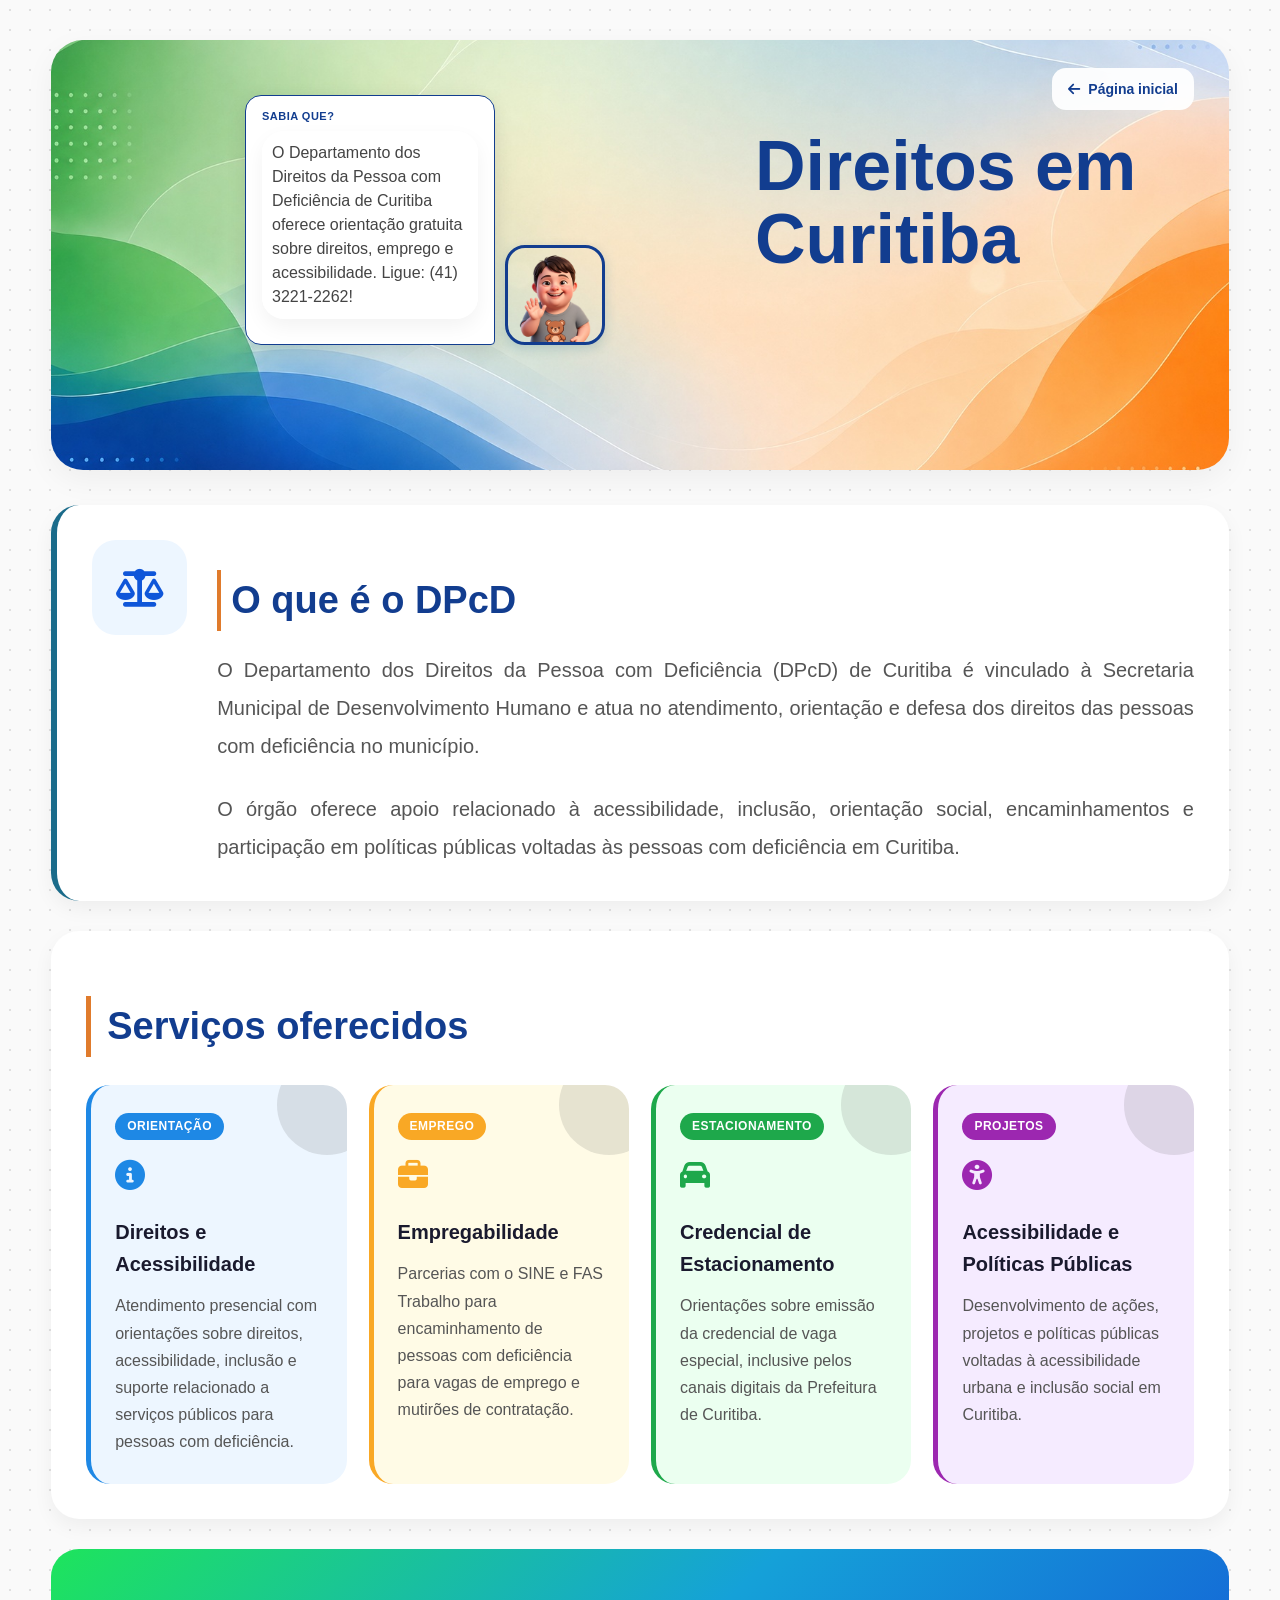
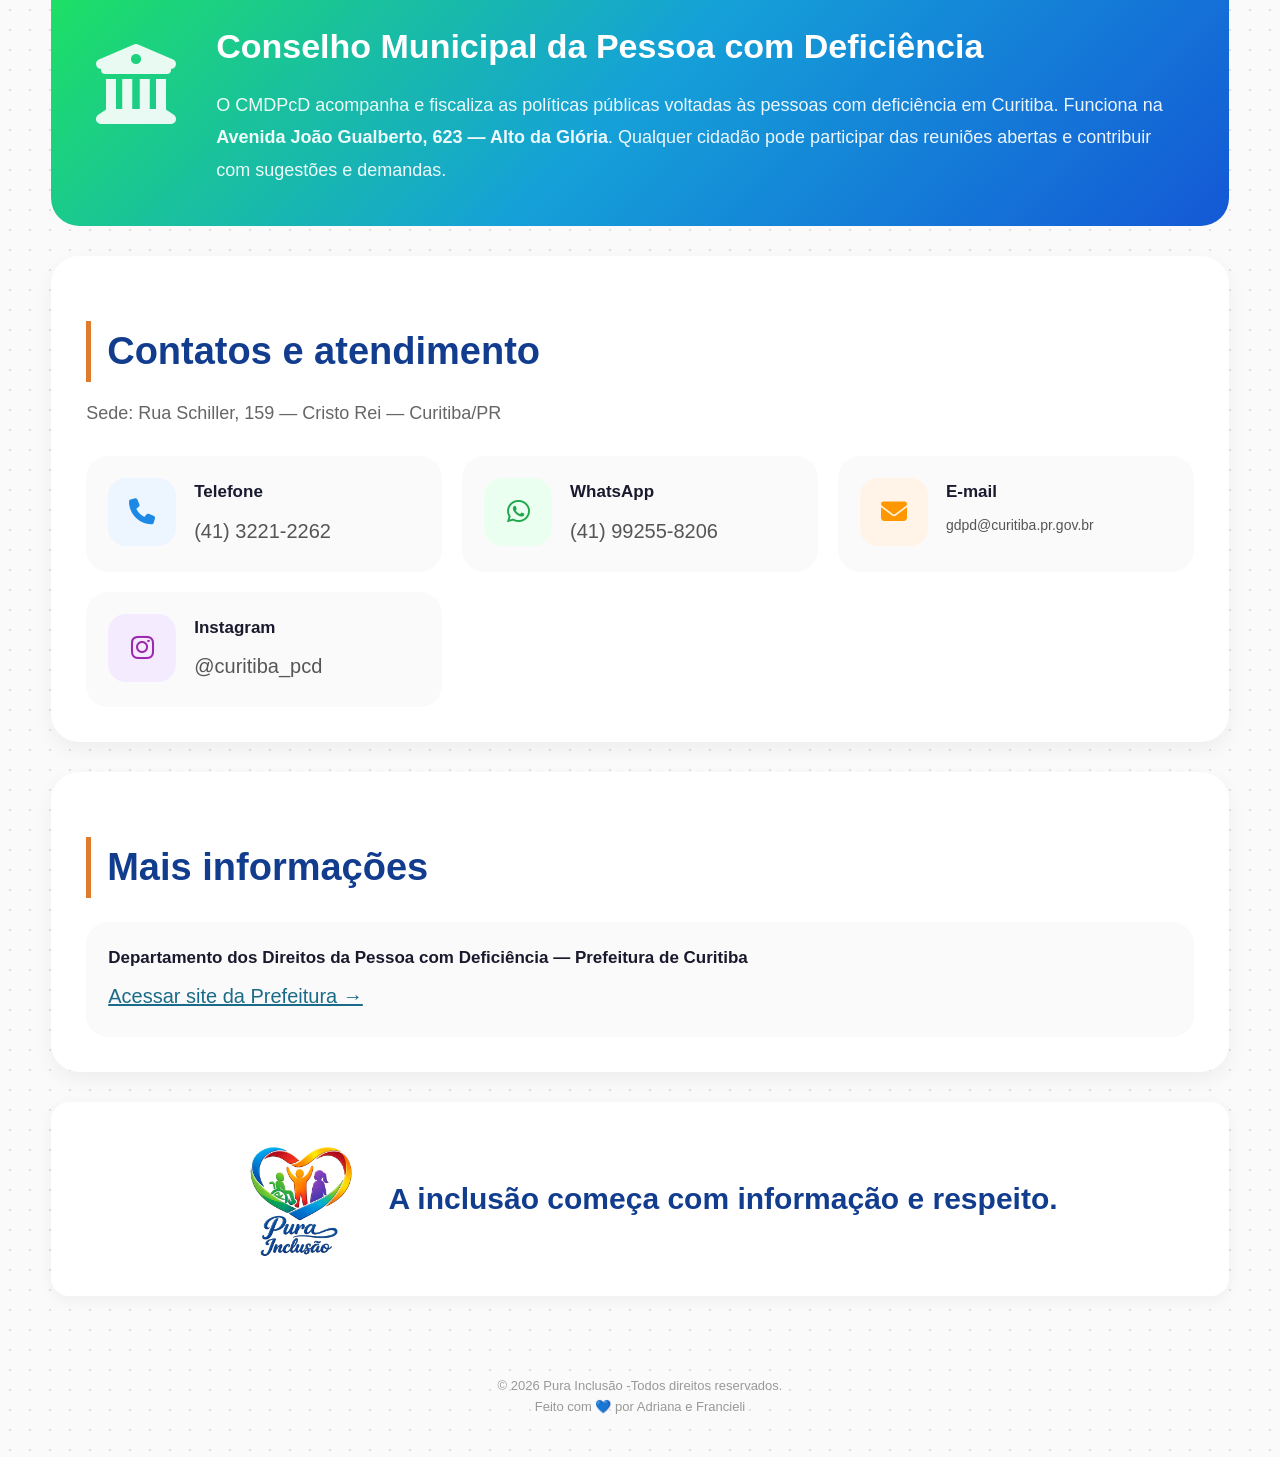
<file: direitos_curitiba.html>
<!doctype html>
<html lang="pt-br">
  <head>
    <meta charset="UTF-8" />
    <meta name="viewport" content="width=device-width, initial-scale=1.0" />
    <title>Direitos em Curitiba - Laços de Inclusão</title>
    <link
      rel="stylesheet"
      href="https://cdnjs.cloudflare.com/ajax/libs/font-awesome/6.5.2/css/all.min.css"
    />
    <link rel="stylesheet" href="style.css" />

    <style>
      /* =====================================================
         ESTILOS EXTRAS — DIREITOS EM CURITIBA
      ===================================================== */

      .secao-destaques {
        background: white;
        border-radius: 28px;
        padding: 35px;
        margin-bottom: 30px;
        box-shadow: 0 8px 20px rgba(0, 0, 0, 0.05);
      }

      .grid-destaques {
        display: grid;
        grid-template-columns: repeat(auto-fit, minmax(260px, 1fr));
        gap: 22px;
        margin-top: 28px;
      }

      .destaque-card {
        border-radius: 24px;
        padding: 28px 24px;
        display: flex;
        flex-direction: column;
        gap: 12px;
        position: relative;
        overflow: hidden;
      }

      .destaque-card::before {
        content: "";
        position: absolute;
        top: -30px;
        right: -30px;
        width: 100px;
        height: 100px;
        border-radius: 50%;
        opacity: 0.12;
        background: currentColor;
      }

      .destaque-card.azul-card {
        background: #edf6ff;
        border-left: 5px solid #1e88e5;
      }
      .destaque-card.amarelo-card {
        background: #fffbe6;
        border-left: 5px solid #f9a825;
      }
      .destaque-card.verde-card {
        background: #ebfff0;
        border-left: 5px solid #1ea84b;
      }
      .destaque-card.roxo-card {
        background: #f5ebff;
        border-left: 5px solid #9c27b0;
      }

      .destaque-icone {
        font-size: 30px;
        margin-bottom: 4px;
      }
      .destaque-card.azul-card .destaque-icone {
        color: #1e88e5;
      }
      .destaque-card.amarelo-card .destaque-icone {
        color: #f9a825;
      }
      .destaque-card.verde-card .destaque-icone {
        color: #1ea84b;
      }
      .destaque-card.roxo-card .destaque-icone {
        color: #9c27b0;
      }

      .destaque-card h3 {
        font-size: 20px;
        color: #1a1a2e;
        margin: 0;
      }
      .destaque-card p {
        font-size: 16px;
        color: #555;
        line-height: 1.7;
        margin: 0;
      }

      .destaque-tag {
        display: inline-block;
        font-size: 12px;
        font-weight: 700;
        padding: 4px 12px;
        border-radius: 20px;
        width: fit-content;
        letter-spacing: 0.5px;
        text-transform: uppercase;
      }

      .destaque-card.azul-card .destaque-tag {
        background: #1e88e5;
        color: white;
      }
      .destaque-card.amarelo-card .destaque-tag {
        background: #f9a825;
        color: white;
      }
      .destaque-card.verde-card .destaque-tag {
        background: #1ea84b;
        color: white;
      }
      .destaque-card.roxo-card .destaque-tag {
        background: #9c27b0;
        color: white;
      }

      .secao-banner-info {
        border-radius: 28px;
        padding: 40px;
        margin-bottom: 30px;
        background: linear-gradient(
          135deg,
          #1ee45c 0%,
          #15a1d8 50%,
          #1458d6 100%
        );
        color: white;
        display: flex;
        gap: 35px;
        align-items: center;
      }

      .banner-info-icone {
        font-size: 80px;
        opacity: 0.9;
        min-width: 90px;
        text-align: center;
      }
      .banner-info-texto h2 {
        font-size: 34px;
        color: white;
        border: none;
        padding: 0;
        margin-bottom: 16px;
      }
      .banner-info-texto p {
        font-size: 18px;
        line-height: 1.8;
        color: rgba(255, 255, 255, 0.92);
      }

      .subtitulo-secao {
        font-size: 18px;
        color: #666;
        line-height: 1.7;
        margin-bottom: 28px;
        margin-top: -8px;
      }
      .recurso-item h3 {
        font-size: 17px;
        color: #1a1a2e;
        margin-bottom: 6px;
        font-weight: 700;
      }
      .recurso-item {
        transition:
          transform 0.2s ease,
          box-shadow 0.2s ease;
      }
      .recurso-item:hover {
        transform: translateY(-4px);
        box-shadow: 0 10px 25px rgba(0, 0, 0, 0.08);
      }
      .bloco-conteudo {
        border-left: 6px solid #1a6b8a;
      }
      .titulo-secao {
        border-left: 5px solid #e07b2c;
        padding-left: 16px;
        margin-bottom: 24px;
      }

      .frase-final {
        font-size: 30px;
        font-weight: 600;
        color: #123d8f;
        background: white;
        border-radius: 18px;
        padding: 22px 30px;
        box-shadow: 0 4px 15px rgba(0, 0, 0, 0.05);
        display: flex;
        align-items: center;
        justify-content: center;
        gap: 16px;
      }

      .mascote-flutuante {
        position: static;
        display: flex;
        align-items: flex-end;
        justify-content: flex-start;
        gap: 10px;
        margin: 16px 0 0 0;
      }

      .mascote-bolha {
        background: white;
        border: 1.5px solid #123d8f;
        border-radius: 16px 16px 4px 16px;
        padding: 12px 16px;
        max-width: 250px;
        height: 250px;
        box-shadow: 0 6px 20px rgba(0, 0, 0, 0.1);
      }

      .mascote-bolha-titulo {
        font-size: 11px;
        font-weight: 700;
        color: #123d8f;
        text-transform: uppercase;
        letter-spacing: 0.5px;
        display: block;
        margin-bottom: 5px;
      }

      .mascote-bolha p {
        font-size: 16px;
        color: #444;
        line-height: 1.5;
        margin: 0;
        padding: 10px;
      }

      .mascote-avatar {
        width: 100px;
        height: 100px;
        border-radius: 20px;
        border: 3px solid #123d8f;
        overflow: hidden;
        flex-shrink: 0;
        box-shadow: 0 4px 12px rgba(26, 107, 138, 0.2);
      }

      .mascote-avatar img {
        width: 100%;
        height: 100%;
        object-fit: cover;
        object-position: center top;
      }

      @media (max-width: 1200px) {
        .secao-banner-info {
          flex-direction: column;
          text-align: center;
        }
        .banner-info-icone {
          font-size: 60px;
        }
      }
    </style>
  </head>

  <body>
    <main class="pagina-deficiencia">
      <!-- HERO -->
      <section class="hero-visual">
        <div class="voltar-hero">
          <a href="index.html"
            ><i class="fa-solid fa-arrow-left"></i> Página inicial</a
          >
        </div>
        <div class="hero-topo">
          <div class="hero-visual-conteudo">
            <div class="hero-visual-caixa">
              <div class="mascote-flutuante">
                <div class="mascote-bolha">
                  <span class="mascote-bolha-titulo">Sabia que?</span>
                  <p>
                    O Departamento dos Direitos da Pessoa com Deficiência de
                    Curitiba oferece orientação gratuita sobre direitos, emprego
                    e acessibilidade. Ligue: (41) 3221-2262!
                  </p>
                </div>
                <div class="mascote-avatar">
                  <img
                    src="assets/mascote.png"
                    alt="Mascote Laços de Inclusão"
                  />
                </div>
              </div>
              <h1>Direitos em Curitiba</h1>
            </div>
          </div>
        </div>
      </section>

      <!-- O QUE É -->
      <section class="bloco-conteudo">
        <div class="icone-bloco azul-claro">
          <i class="fa-solid fa-scale-balanced"></i>
        </div>
        <div class="texto-bloco">
          <h2>O que é o DPcD</h2>
          <p>
            O Departamento dos Direitos da Pessoa com Deficiência (DPcD) de
            Curitiba é vinculado à Secretaria Municipal de Desenvolvimento
            Humano e atua no atendimento, orientação e defesa dos direitos das
            pessoas com deficiência no município.
          </p>
          <br />
          <p>
            O órgão oferece apoio relacionado à acessibilidade, inclusão,
            orientação social, encaminhamentos e participação em políticas
            públicas voltadas às pessoas com deficiência em Curitiba.
          </p>
        </div>
      </section>

      <!-- CARDS — SERVIÇOS -->
      <section class="secao-destaques">
        <h2 class="titulo-secao">Serviços oferecidos</h2>
        <div class="grid-destaques">
          <div class="destaque-card azul-card">
            <span class="destaque-tag">Orientação</span>
            <div class="destaque-icone">
              <i class="fa-solid fa-circle-info"></i>
            </div>
            <h3>Direitos e Acessibilidade</h3>
            <p>
              Atendimento presencial com orientações sobre direitos,
              acessibilidade, inclusão e suporte relacionado a serviços públicos
              para pessoas com deficiência.
            </p>
          </div>

          <div class="destaque-card amarelo-card">
            <span class="destaque-tag">Emprego</span>
            <div class="destaque-icone">
              <i class="fa-solid fa-briefcase"></i>
            </div>
            <h3>Empregabilidade</h3>
            <p>
              Parcerias com o SINE e FAS Trabalho para encaminhamento de pessoas
              com deficiência para vagas de emprego e mutirões de contratação.
            </p>
          </div>

          <div class="destaque-card verde-card">
            <span class="destaque-tag">Estacionamento</span>
            <div class="destaque-icone"><i class="fa-solid fa-car"></i></div>
            <h3>Credencial de Estacionamento</h3>
            <p>
              Orientações sobre emissão da credencial de vaga especial,
              inclusive pelos canais digitais da Prefeitura de Curitiba.
            </p>
          </div>

          <div class="destaque-card roxo-card">
            <span class="destaque-tag">Projetos</span>
            <div class="destaque-icone">
              <i class="fa-solid fa-universal-access"></i>
            </div>
            <h3>Acessibilidade e Políticas Públicas</h3>
            <p>
              Desenvolvimento de ações, projetos e políticas públicas voltadas à
              acessibilidade urbana e inclusão social em Curitiba.
            </p>
          </div>
        </div>
      </section>

      <!-- BANNER INFO -->
      <section class="secao-banner-info">
        <div class="banner-info-icone">
          <i class="fa-solid fa-building-columns"></i>
        </div>
        <div class="banner-info-texto">
          <h2>Conselho Municipal da Pessoa com Deficiência</h2>
          <p>
            O CMDPcD acompanha e fiscaliza as políticas públicas voltadas às
            pessoas com deficiência em Curitiba. Funciona na
            <strong>Avenida João Gualberto, 623 — Alto da Glória</strong>.
            Qualquer cidadão pode participar das reuniões abertas e contribuir
            com sugestões e demandas.
          </p>
        </div>
      </section>

      <!-- CONTATOS -->
      <section class="secao-cards">
        <h2 class="titulo-secao">Contatos e atendimento</h2>
        <p class="subtitulo-secao">
          Sede: Rua Schiller, 159 — Cristo Rei — Curitiba/PR
        </p>
        <div class="grid-recursos">
          <div class="recurso-item">
            <div class="icone-recurso azul-suave">
              <i class="fa-solid fa-phone"></i>
            </div>
            <div>
              <h3>Telefone</h3>
              <p>(41) 3221-2262</p>
            </div>
          </div>
          <div class="recurso-item">
            <div class="icone-recurso verde-suave">
              <i class="fa-brands fa-whatsapp"></i>
            </div>
            <div>
              <h3>WhatsApp</h3>
              <p>(41) 99255-8206</p>
            </div>
          </div>
          <div class="recurso-item" style="align-items: flex-start">
            <div class="icone-recurso laranja-suave">
              <i class="fa-solid fa-envelope"></i>
            </div>
            <div style="min-width: 0; flex: 1">
              <h3>E-mail</h3>

              <p style="font-size: 14px; word-break: break-all">
                gdpd@curitiba.pr.gov.br
              </p>
            </div>
          </div>
          <div class="recurso-item">
            <div class="icone-recurso roxo-suave">
              <i class="fa-brands fa-instagram"></i>
            </div>
            <div>
              <h3>Instagram</h3>
              <p>@curitiba_pcd</p>
            </div>
          </div>
        </div>
      </section>

      <!-- LINK -->
      <section class="secao-cards">
        <h2 class="titulo-secao">Mais informações</h2>
        <div class="grid-recursos">
          <div class="recurso-item">
            <div>
              <h3>
                Departamento dos Direitos da Pessoa com Deficiência — Prefeitura
                de Curitiba
              </h3>
              <p>
                <a
                  href="https://www.curitiba.pr.gov.br/servicos/departamento-dos-direitos-da-pessoa-com-deficiencia/1114"
                  target="_blank"
                  style="color: #1a6b8a"
                  >Acessar site da Prefeitura →</a
                >
              </p>
            </div>
          </div>
        </div>
      </section>

      <p class="frase-final">
        <img
          src="assets/Logo.png"
          alt="Laços de Inclusão"
          style="width: 150px; border-radius: 10px"
        />
        A inclusão começa com informação e respeito.
      </p>
    </main>
    <footer class="rodape">
      © 2026 Pura Inclusão -Todos direitos reservados.<br />
      Feito com 💙 por Adriana e Francieli
    </footer>
  </body>
</html>
</file>
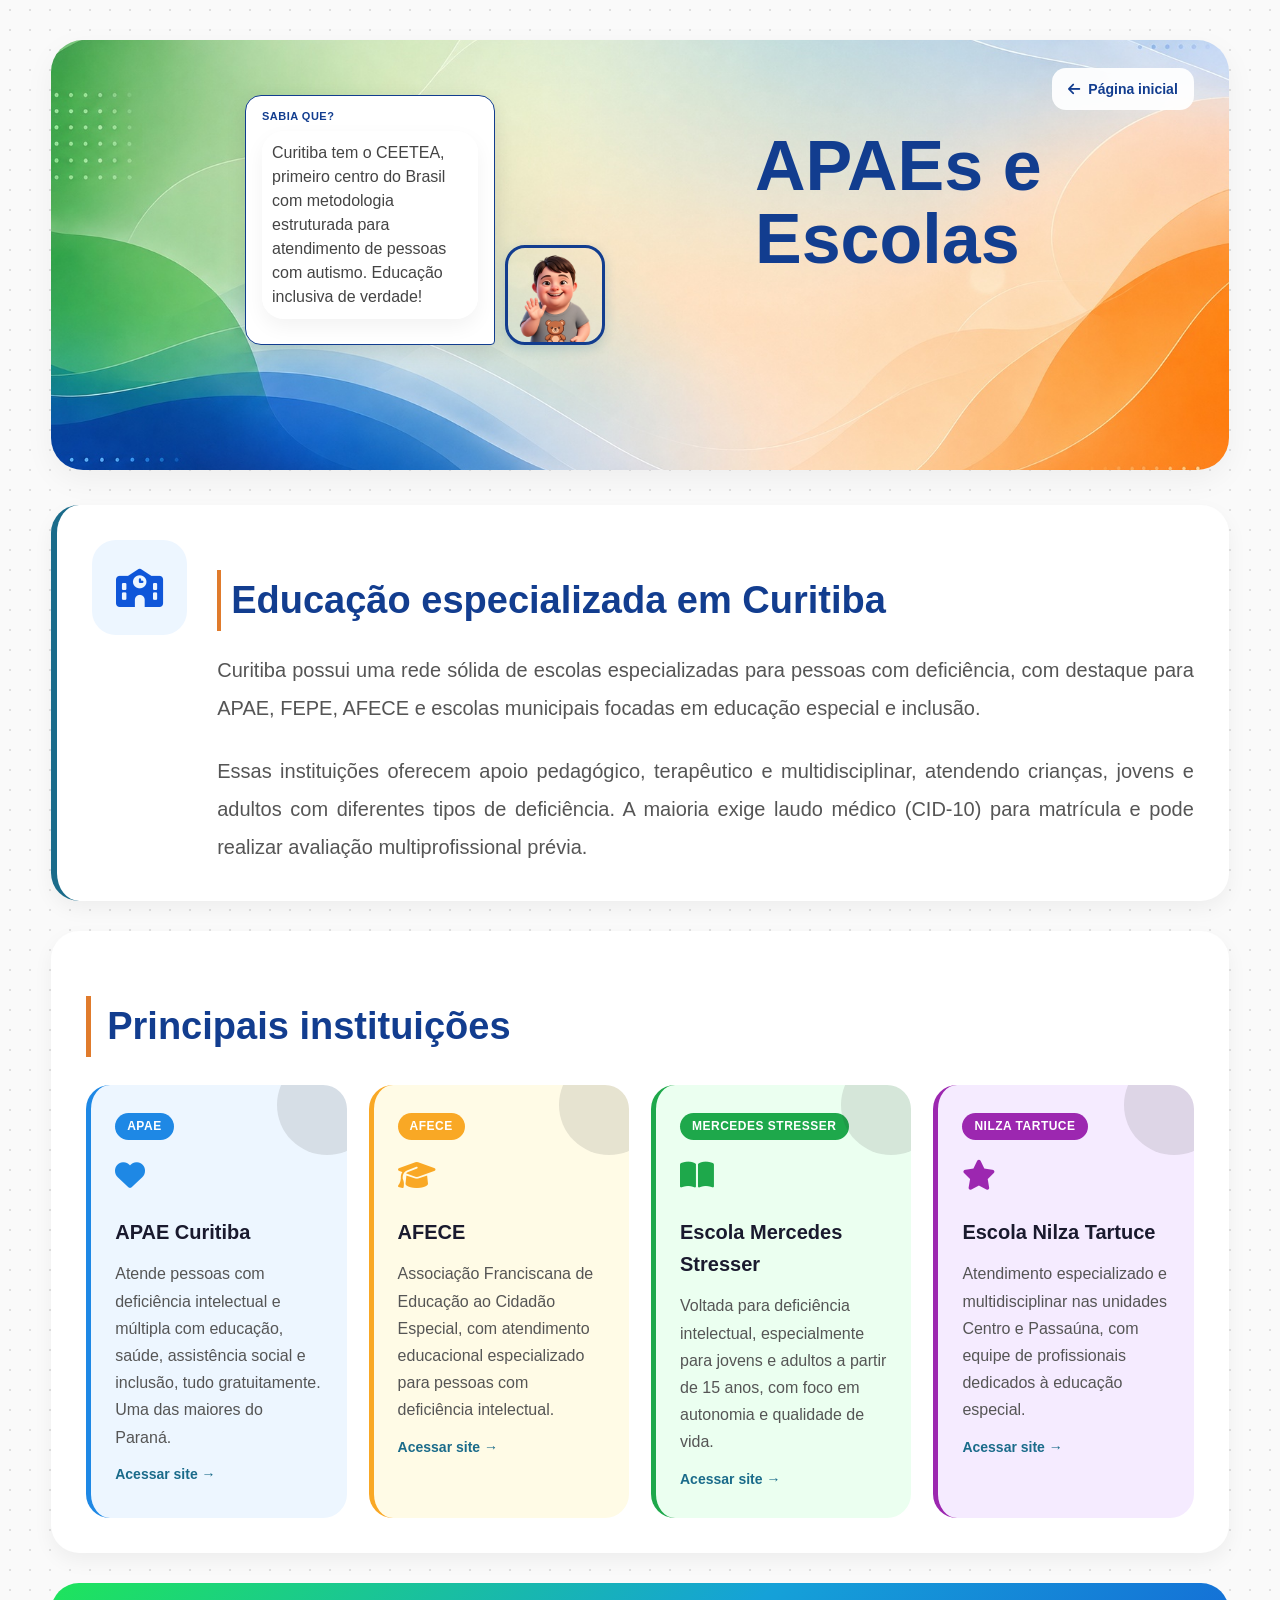
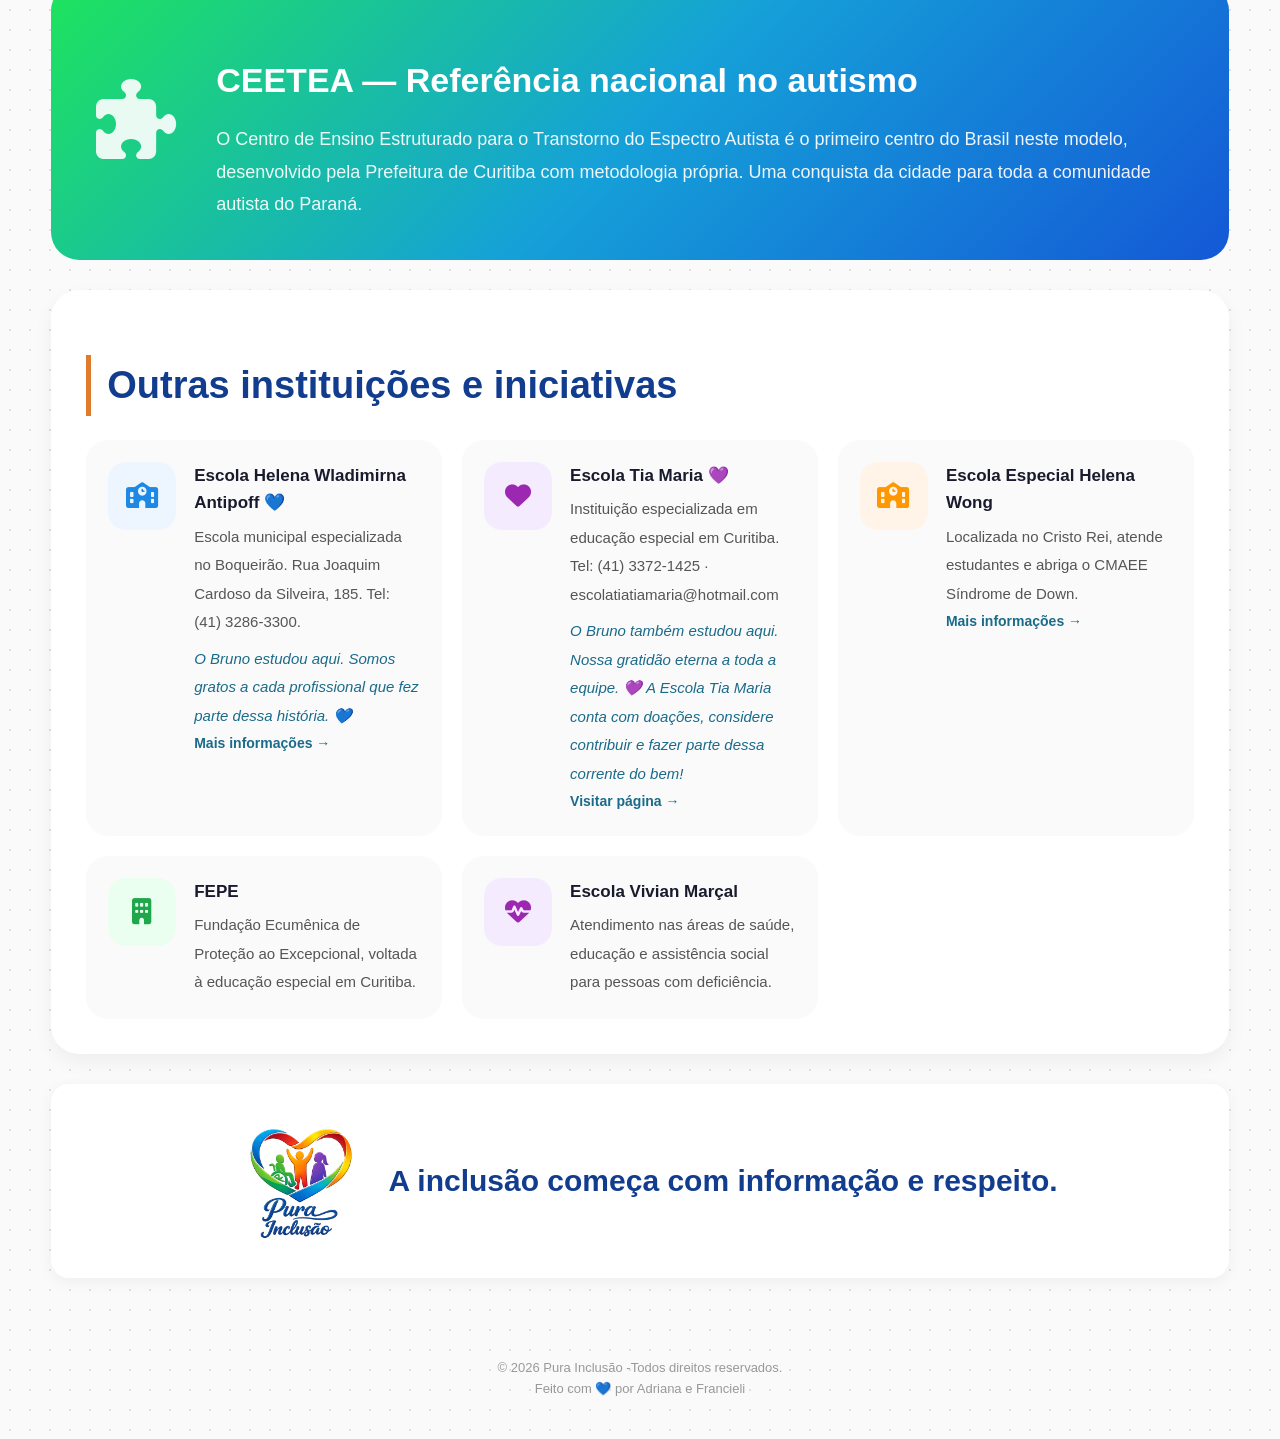
<file: escolas_especiais.html>
<!doctype html>
<html lang="pt-br">
  <head>
    <meta charset="UTF-8" />
    <meta name="viewport" content="width=device-width, initial-scale=1.0" />
    <title>APAEs e Escolas Especiais - Laços de Inclusão</title>
    <link
      rel="stylesheet"
      href="https://cdnjs.cloudflare.com/ajax/libs/font-awesome/6.5.2/css/all.min.css"
    />
    <link rel="stylesheet" href="style.css" />

    <style>
      /* =====================================================
         ESTILOS EXTRAS — ESCOLAS ESPECIAIS
      ===================================================== */

      .secao-destaques {
        background: white;
        border-radius: 28px;
        padding: 35px;
        margin-bottom: 30px;
        box-shadow: 0 8px 20px rgba(0, 0, 0, 0.05);
      }

      .grid-destaques {
        display: grid;
        grid-template-columns: repeat(auto-fit, minmax(260px, 1fr));
        gap: 22px;
        margin-top: 28px;
      }

      .destaque-card {
        border-radius: 24px;
        padding: 28px 24px;
        display: flex;
        flex-direction: column;
        gap: 12px;
        position: relative;
        overflow: hidden;
      }

      .destaque-card::before {
        content: "";
        position: absolute;
        top: -30px;
        right: -30px;
        width: 100px;
        height: 100px;
        border-radius: 50%;
        opacity: 0.12;
        background: currentColor;
      }

      .destaque-card.azul-card {
        background: #edf6ff;
        border-left: 5px solid #1e88e5;
      }
      .destaque-card.amarelo-card {
        background: #fffbe6;
        border-left: 5px solid #f9a825;
      }
      .destaque-card.verde-card {
        background: #ebfff0;
        border-left: 5px solid #1ea84b;
      }
      .destaque-card.roxo-card {
        background: #f5ebff;
        border-left: 5px solid #9c27b0;
      }

      .destaque-icone {
        font-size: 30px;
        margin-bottom: 4px;
      }
      .destaque-card.azul-card .destaque-icone {
        color: #1e88e5;
      }
      .destaque-card.amarelo-card .destaque-icone {
        color: #f9a825;
      }
      .destaque-card.verde-card .destaque-icone {
        color: #1ea84b;
      }
      .destaque-card.roxo-card .destaque-icone {
        color: #9c27b0;
      }

      .destaque-card h3 {
        font-size: 20px;
        color: #1a1a2e;
        margin: 0;
      }
      .destaque-card p {
        font-size: 16px;
        color: #555;
        line-height: 1.7;
        margin: 0;
      }
      .destaque-card a {
        color: #1a6b8a;
        font-size: 14px;
        font-weight: 600;
        text-decoration: none;
      }
      .destaque-card a:hover {
        text-decoration: underline;
      }

      .destaque-tag {
        display: inline-block;
        font-size: 12px;
        font-weight: 700;
        padding: 4px 12px;
        border-radius: 20px;
        width: fit-content;
        letter-spacing: 0.5px;
        text-transform: uppercase;
      }

      .destaque-card.azul-card .destaque-tag {
        background: #1e88e5;
        color: white;
      }
      .destaque-card.amarelo-card .destaque-tag {
        background: #f9a825;
        color: white;
      }
      .destaque-card.verde-card .destaque-tag {
        background: #1ea84b;
        color: white;
      }
      .destaque-card.roxo-card .destaque-tag {
        background: #9c27b0;
        color: white;
      }

      .secao-banner-info {
        border-radius: 28px;
        padding: 40px;
        margin-bottom: 30px;
        background: linear-gradient(
          135deg,
          #1ee45c 0%,
          #15a1d8 50%,
          #1458d6 100%
        );
        color: white;
        display: flex;
        gap: 35px;
        align-items: center;
      }

      .banner-info-icone {
        font-size: 80px;
        opacity: 0.9;
        min-width: 90px;
        text-align: center;
      }
      .banner-info-texto h2 {
        font-size: 34px;
        color: white;
        border: none;
        padding: 0;
        margin-bottom: 16px;
      }
      .banner-info-texto p {
        font-size: 18px;
        line-height: 1.8;
        color: rgba(255, 255, 255, 0.92);
      }

      .subtitulo-secao {
        font-size: 18px;
        color: #666;
        line-height: 1.7;
        margin-bottom: 28px;
        margin-top: -8px;
      }
      .recurso-item h3 {
        font-size: 17px;
        color: #1a1a2e;
        margin-bottom: 6px;
        font-weight: 700;
      }
      .recurso-item p {
        font-size: 15px;
      }
      .recurso-item a {
        color: #1a6b8a;
        font-size: 14px;
        font-weight: 600;
        text-decoration: none;
      }
      .recurso-item a:hover {
        text-decoration: underline;
      }
      .recurso-item {
        transition:
          transform 0.2s ease,
          box-shadow 0.2s ease;
      }
      .recurso-item:hover {
        transform: translateY(-4px);
        box-shadow: 0 10px 25px rgba(0, 0, 0, 0.08);
      }
      .bloco-conteudo {
        border-left: 6px solid #1a6b8a;
      }
      .titulo-secao {
        border-left: 5px solid #e07b2c;
        padding-left: 16px;
        margin-bottom: 24px;
      }

      .frase-final {
        font-size: 30px;
        font-weight: 600;
        color: #123d8f;
        background: white;
        border-radius: 18px;
        padding: 22px 30px;
        box-shadow: 0 4px 15px rgba(0, 0, 0, 0.05);
        display: flex;
        align-items: center;
        justify-content: center;
        gap: 16px;
      }

      .mascote-flutuante {
        position: static;
        display: flex;
        align-items: flex-end;
        justify-content: flex-start;
        gap: 10px;
        margin: 16px 0 0 0;
      }

      .mascote-bolha {
        background: white;
        border: 1.5px solid #123d8f;
        border-radius: 16px 16px 4px 16px;
        padding: 12px 16px;
        max-width: 250px;
        height: 250px;
        box-shadow: 0 6px 20px rgba(0, 0, 0, 0.1);
      }

      .mascote-bolha-titulo {
        font-size: 11px;
        font-weight: 700;
        color: #123d8f;
        text-transform: uppercase;
        letter-spacing: 0.5px;
        display: block;
        margin-bottom: 5px;
      }

      .mascote-bolha p {
        font-size: 16px;
        color: #444;
        line-height: 1.5;
        margin: 0;
        padding: 10px;
      }

      .mascote-avatar {
        width: 100px;
        height: 100px;
        border-radius: 20px;
        border: 3px solid #123d8f;
        overflow: hidden;
        flex-shrink: 0;
        box-shadow: 0 4px 12px rgba(26, 107, 138, 0.2);
      }

      .mascote-avatar img {
        width: 100%;
        height: 100%;
        object-fit: cover;
        object-position: center top;
      }

      @media (max-width: 1200px) {
        .secao-banner-info {
          flex-direction: column;
          text-align: center;
        }
        .banner-info-icone {
          font-size: 60px;
        }
      }
    </style>
  </head>

  <body>
    <main class="pagina-deficiencia">
      <!-- HERO -->
      <section class="hero-visual">
        <div class="voltar-hero">
          <a href="index.html"
            ><i class="fa-solid fa-arrow-left"></i> Página inicial</a
          >
        </div>
        <div class="hero-topo">
          <div class="hero-visual-conteudo">
            <div class="hero-visual-caixa">
              <div class="mascote-flutuante">
                <div class="mascote-bolha">
                  <span class="mascote-bolha-titulo">Sabia que?</span>
                  <p>
                    Curitiba tem o CEETEA, primeiro centro do Brasil com
                    metodologia estruturada para atendimento de pessoas com
                    autismo. Educação inclusiva de verdade!
                  </p>
                </div>
                <div class="mascote-avatar">
                  <img
                    src="assets/mascote.png"
                    alt="Mascote Laços de Inclusão"
                  />
                </div>
              </div>
              <h1>APAEs e Escolas</h1>
            </div>
          </div>
        </div>
      </section>

      <!-- O QUE É -->
      <section class="bloco-conteudo">
        <div class="icone-bloco azul-claro">
          <i class="fa-solid fa-school"></i>
        </div>
        <div class="texto-bloco">
          <h2>Educação especializada em Curitiba</h2>
          <p>
            Curitiba possui uma rede sólida de escolas especializadas para
            pessoas com deficiência, com destaque para APAE, FEPE, AFECE e
            escolas municipais focadas em educação especial e inclusão.
          </p>
          <br />
          <p>
            Essas instituições oferecem apoio pedagógico, terapêutico e
            multidisciplinar, atendendo crianças, jovens e adultos com
            diferentes tipos de deficiência. A maioria exige laudo médico
            (CID-10) para matrícula e pode realizar avaliação multiprofissional
            prévia.
          </p>
        </div>
      </section>

      <!-- CARDS — PRINCIPAIS INSTITUIÇÕES -->
      <section class="secao-destaques">
        <h2 class="titulo-secao">Principais instituições</h2>
        <div class="grid-destaques">
          <div class="destaque-card azul-card">
            <span class="destaque-tag">APAE</span>
            <div class="destaque-icone"><i class="fa-solid fa-heart"></i></div>
            <h3>APAE Curitiba</h3>
            <p>
              Atende pessoas com deficiência intelectual e múltipla com
              educação, saúde, assistência social e inclusão, tudo
              gratuitamente. Uma das maiores do Paraná.
            </p>
            <a href="https://apaecuritiba.org.br/" target="_blank"
              >Acessar site →</a
            >
          </div>

          <div class="destaque-card amarelo-card">
            <span class="destaque-tag">AFECE</span>
            <div class="destaque-icone">
              <i class="fa-solid fa-graduation-cap"></i>
            </div>
            <h3>AFECE</h3>
            <p>
              Associação Franciscana de Educação ao Cidadão Especial, com
              atendimento educacional especializado para pessoas com deficiência
              intelectual.
            </p>
            <a href="https://afece.org.br/" target="_blank">Acessar site →</a>
          </div>

          <div class="destaque-card verde-card">
            <span class="destaque-tag">Mercedes Stresser</span>
            <div class="destaque-icone">
              <i class="fa-solid fa-book-open"></i>
            </div>
            <h3>Escola Mercedes Stresser</h3>
            <p>
              Voltada para deficiência intelectual, especialmente para jovens e
              adultos a partir de 15 anos, com foco em autonomia e qualidade de
              vida.
            </p>
            <a href="https://mercedesstresser.org.br/" target="_blank"
              >Acessar site →</a
            >
          </div>

          <div class="destaque-card roxo-card">
            <span class="destaque-tag">Nilza Tartuce</span>
            <div class="destaque-icone"><i class="fa-solid fa-star"></i></div>
            <h3>Escola Nilza Tartuce</h3>
            <p>
              Atendimento especializado e multidisciplinar nas unidades Centro e
              Passaúna, com equipe de profissionais dedicados à educação
              especial.
            </p>
            <a href="https://escolaespecialnilzatartuce.org.br/" target="_blank"
              >Acessar site →</a
            >
          </div>
        </div>
      </section>

      <!-- BANNER INFO -->
      <section class="secao-banner-info">
        <div class="banner-info-icone">
          <i class="fa-solid fa-puzzle-piece"></i>
        </div>
        <div class="banner-info-texto">
          <h2>CEETEA — Referência nacional no autismo</h2>
          <p>
            O Centro de Ensino Estruturado para o Transtorno do Espectro Autista
            é o primeiro centro do Brasil neste modelo, desenvolvido pela
            Prefeitura de Curitiba com metodologia própria. Uma conquista da
            cidade para toda a comunidade autista do Paraná.
          </p>
        </div>
      </section>

      <!-- OUTRAS ESCOLAS -->
      <section class="secao-cards">
        <h2 class="titulo-secao">Outras instituições e iniciativas</h2>
        <div class="grid-recursos">
          <div class="recurso-item">
            <div class="icone-recurso azul-suave">
              <i class="fa-solid fa-school"></i>
            </div>
            <div>
              <h3>Escola Helena Wladimirna Antipoff 💙</h3>
              <p>
                Escola municipal especializada no Boqueirão. Rua Joaquim Cardoso
                da Silveira, 185. Tel: (41) 3286-3300.
              </p>
              <p style="font-style: italic; color: #1a6b8a; margin-top: 8px;">
                O Bruno estudou aqui. Somos gratos a cada profissional que fez parte dessa história. 💙
              </p>
              <a
                href="https://educacao.curitiba.pr.gov.br/unidade/helena-wladimirna-antipoffescola-municipal-de-educacao-especial/18005"
                target="_blank"
                >Mais informações →</a
              >
            </div>
          </div>

          <div class="recurso-item">
            <div class="icone-recurso roxo-suave">
              <i class="fa-solid fa-heart"></i>
            </div>
            <div>
              <h3>Escola Tia Maria 💜</h3>
              <p>
                Instituição especializada em educação especial em Curitiba.
                Tel: (41) 3372-1425 · escolatiatiamaria@hotmail.com
              </p>
              <p style="font-style: italic; color: #1a6b8a; margin-top: 8px;">
                O Bruno também estudou aqui. Nossa gratidão eterna a toda a equipe. 💜 A Escola Tia Maria conta com doações, considere contribuir e fazer parte dessa corrente do bem!
              </p>
              <a
                href="https://www.facebook.com/escolatiamaria"
                target="_blank"
                >Visitar página →</a
              >
            </div>
          </div>

          <div class="recurso-item">
            <div class="icone-recurso laranja-suave">
              <i class="fa-solid fa-school"></i>
            </div>
            <div>
              <h3>Escola Especial Helena Wong</h3>
              <p>
                Localizada no Cristo Rei, atende estudantes e abriga o CMAEE
                Síndrome de Down.
              </p>
              <a
                href="https://www.curitiba.pr.gov.br/noticias/escola-especial-de-curitiba-da-tacada-inicial-do-projeto-de-golf-7-para-estudantes/78064"
                target="_blank"
                >Mais informações →</a
              >
            </div>
          </div>

          <div class="recurso-item">
            <div class="icone-recurso verde-suave">
              <i class="fa-solid fa-building"></i>
            </div>
            <div>
              <h3>FEPE</h3>
              <p>
                Fundação Ecumênica de Proteção ao Excepcional, voltada à
                educação especial em Curitiba.
              </p>
            </div>
          </div>

          <div class="recurso-item">
            <div class="icone-recurso roxo-suave">
              <i class="fa-solid fa-heart-pulse"></i>
            </div>
            <div>
              <h3>Escola Vivian Marçal</h3>
              <p>
                Atendimento nas áreas de saúde, educação e assistência social
                para pessoas com deficiência.
              </p>
            </div>
          </div>
        </div>
      </section>

      <p class="frase-final">
        <img
          src="assets/Logo.png"
          alt="Laços de Inclusão"
          style="width: 150px; border-radius: 10px"
        />
        A inclusão começa com informação e respeito.
      </p>
    </main>
    <footer class="rodape">
      © 2026 Pura Inclusão -Todos direitos reservados.<br />
      Feito com 💙 por Adriana e Francieli
    </footer>
  </body>
</html>
</file>
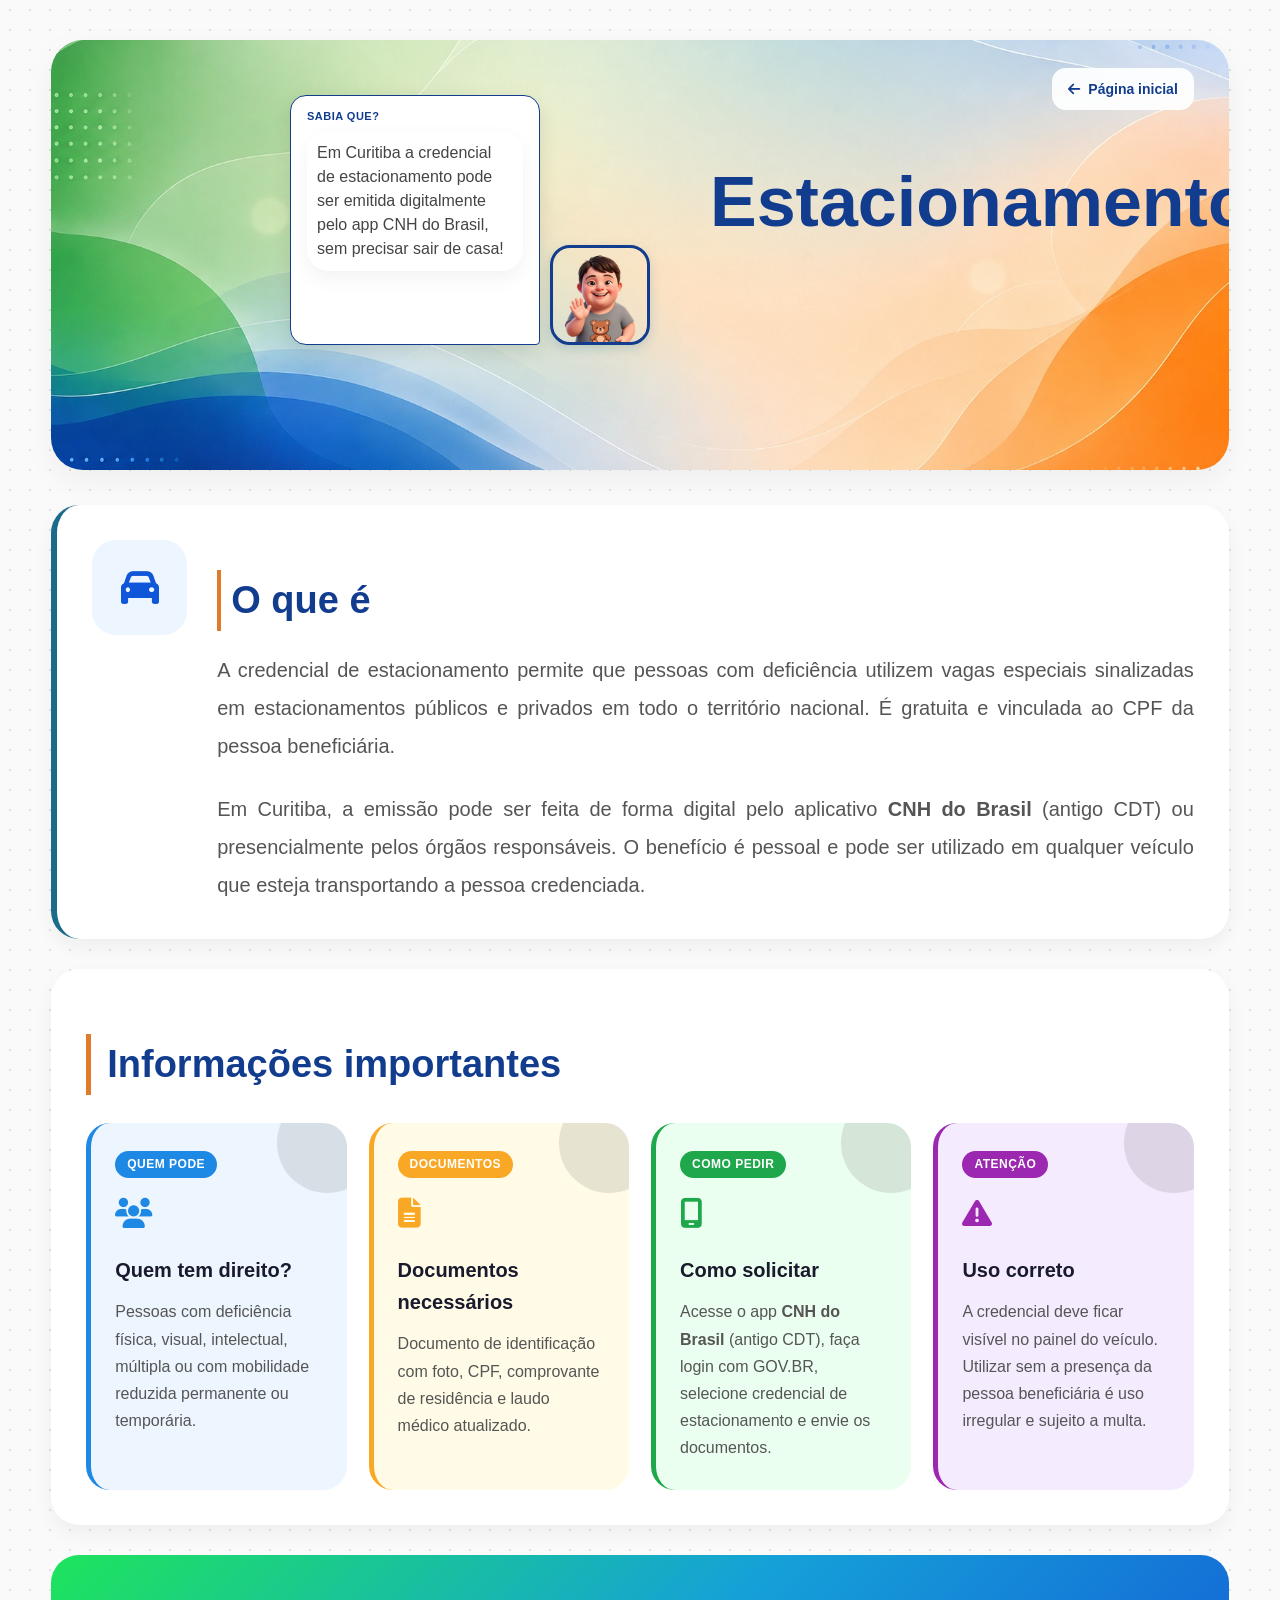
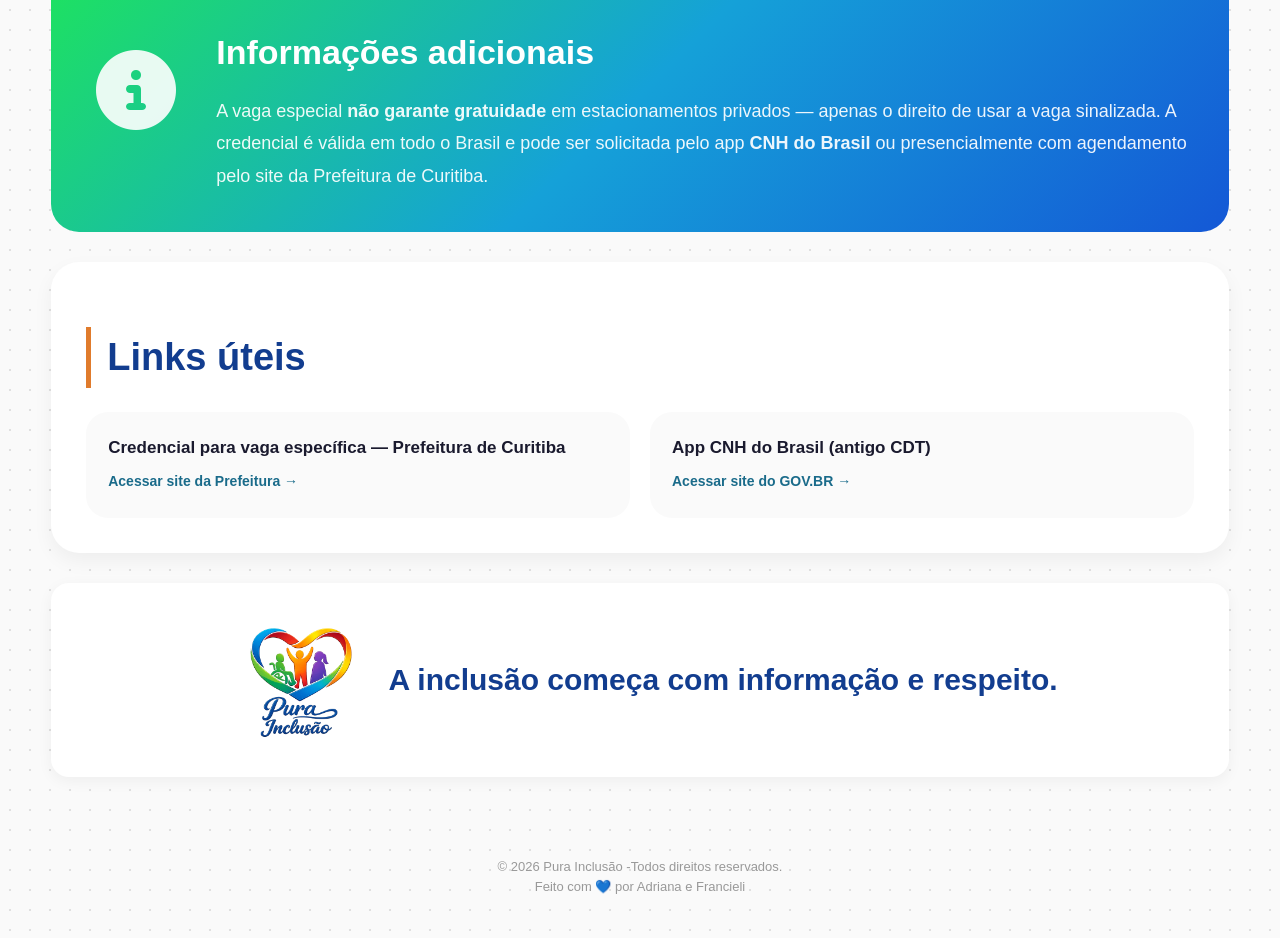
<file: estacionamento.html>
<!doctype html>
<html lang="pt-br">
  <head>
    <meta charset="UTF-8" />
    <meta name="viewport" content="width=device-width, initial-scale=1.0" />
    <title>Estacionamento - Laços de Inclusão</title>
    <link
      rel="stylesheet"
      href="https://cdnjs.cloudflare.com/ajax/libs/font-awesome/6.5.2/css/all.min.css"
    />
    <link rel="stylesheet" href="style.css" />

    <style>
      /* =====================================================
         ESTILOS EXTRAS — ESTACIONAMENTO
      ===================================================== */

      .secao-destaques {
        background: white;
        border-radius: 28px;
        padding: 35px;
        margin-bottom: 30px;
        box-shadow: 0 8px 20px rgba(0, 0, 0, 0.05);
      }

      .grid-destaques {
        display: grid;
        grid-template-columns: repeat(auto-fit, minmax(260px, 1fr));
        gap: 22px;
        margin-top: 28px;
      }

      .destaque-card {
        border-radius: 24px;
        padding: 28px 24px;
        display: flex;
        flex-direction: column;
        gap: 12px;
        position: relative;
        overflow: hidden;
      }

      .destaque-card::before {
        content: "";
        position: absolute;
        top: -30px;
        right: -30px;
        width: 100px;
        height: 100px;
        border-radius: 50%;
        opacity: 0.12;
        background: currentColor;
      }

      .destaque-card.azul-card {
        background: #edf6ff;
        border-left: 5px solid #1e88e5;
      }
      .destaque-card.amarelo-card {
        background: #fffbe6;
        border-left: 5px solid #f9a825;
      }
      .destaque-card.verde-card {
        background: #ebfff0;
        border-left: 5px solid #1ea84b;
      }
      .destaque-card.roxo-card {
        background: #f5ebff;
        border-left: 5px solid #9c27b0;
      }

      .destaque-icone {
        font-size: 30px;
        margin-bottom: 4px;
      }
      .destaque-card.azul-card .destaque-icone {
        color: #1e88e5;
      }
      .destaque-card.amarelo-card .destaque-icone {
        color: #f9a825;
      }
      .destaque-card.verde-card .destaque-icone {
        color: #1ea84b;
      }
      .destaque-card.roxo-card .destaque-icone {
        color: #9c27b0;
      }

      .destaque-card h3 {
        font-size: 20px;
        color: #1a1a2e;
        margin: 0;
      }
      .destaque-card p {
        font-size: 16px;
        color: #555;
        line-height: 1.7;
        margin: 0;
      }

      .destaque-tag {
        display: inline-block;
        font-size: 12px;
        font-weight: 700;
        padding: 4px 12px;
        border-radius: 20px;
        width: fit-content;
        letter-spacing: 0.5px;
        text-transform: uppercase;
      }

      .destaque-card.azul-card .destaque-tag {
        background: #1e88e5;
        color: white;
      }
      .destaque-card.amarelo-card .destaque-tag {
        background: #f9a825;
        color: white;
      }
      .destaque-card.verde-card .destaque-tag {
        background: #1ea84b;
        color: white;
      }
      .destaque-card.roxo-card .destaque-tag {
        background: #9c27b0;
        color: white;
      }

      .secao-banner-info {
        border-radius: 28px;
        padding: 40px;
        margin-bottom: 30px;
        background: linear-gradient(
          135deg,
          #1ee45c 0%,
          #15a1d8 50%,
          #1458d6 100%
        );
        color: white;
        display: flex;
        gap: 35px;
        align-items: center;
      }

      .banner-info-icone {
        font-size: 80px;
        opacity: 0.9;
        min-width: 90px;
        text-align: center;
      }
      .banner-info-texto h2 {
        font-size: 34px;
        color: white;
        border: none;
        padding: 0;
        margin-bottom: 16px;
      }
      .banner-info-texto p {
        font-size: 18px;
        line-height: 1.8;
        color: rgba(255, 255, 255, 0.92);
      }

      .subtitulo-secao {
        font-size: 18px;
        color: #666;
        line-height: 1.7;
        margin-bottom: 28px;
        margin-top: -8px;
      }
      .recurso-item h3 {
        font-size: 17px;
        color: #1a1a2e;
        margin-bottom: 6px;
        font-weight: 700;
      }
      .recurso-item p {
        font-size: 15px;
      }
      .recurso-item a {
        color: #1a6b8a;
        font-size: 14px;
        font-weight: 600;
        text-decoration: none;
      }
      .recurso-item a:hover {
        text-decoration: underline;
      }
      .recurso-item {
        transition:
          transform 0.2s ease,
          box-shadow 0.2s ease;
      }
      .recurso-item:hover {
        transform: translateY(-4px);
        box-shadow: 0 10px 25px rgba(0, 0, 0, 0.08);
      }
      .bloco-conteudo {
        border-left: 6px solid #1a6b8a;
      }
      .titulo-secao {
        border-left: 5px solid #e07b2c;
        padding-left: 16px;
        margin-bottom: 24px;
      }

      .frase-final {
        font-size: 30px;
        font-weight: 600;
        color: #123d8f;
        background: white;
        border-radius: 18px;
        padding: 22px 30px;
        box-shadow: 0 4px 15px rgba(0, 0, 0, 0.05);
        display: flex;
        align-items: center;
        justify-content: center;
        gap: 16px;
      }

      .mascote-flutuante {
        position: static;
        display: flex;
        align-items: flex-end;
        justify-content: flex-start;
        gap: 10px;
        margin: 16px 0 0 0;
      }

      .mascote-bolha {
        background: white;
        border: 1.5px solid #123d8f;
        border-radius: 16px 16px 4px 16px;
        padding: 12px 16px;
        max-width: 250px;
        height: 250px;
        box-shadow: 0 6px 20px rgba(0, 0, 0, 0.1);
      }

      .mascote-bolha-titulo {
        font-size: 11px;
        font-weight: 700;
        color: #123d8f;
        text-transform: uppercase;
        letter-spacing: 0.5px;
        display: block;
        margin-bottom: 5px;
      }

      .mascote-bolha p {
        font-size: 16px;
        color: #444;
        line-height: 1.5;
        margin: 0;
        padding: 10px;
      }

      .mascote-avatar {
        width: 100px;
        height: 100px;
        border-radius: 20px;
        border: 3px solid #123d8f;
        overflow: hidden;
        flex-shrink: 0;
        box-shadow: 0 4px 12px rgba(26, 107, 138, 0.2);
      }

      .mascote-avatar img {
        width: 100%;
        height: 100%;
        object-fit: cover;
        object-position: center top;
      }

      @media (max-width: 1200px) {
        .secao-banner-info {
          flex-direction: column;
          text-align: center;
        }
        .banner-info-icone {
          font-size: 60px;
        }
      }

      .hero-visual-caixa {
        gap: 60px;
      }
    </style>
  </head>

  <body>
    <main class="pagina-deficiencia">
      <!-- HERO -->
      <section class="hero-visual">
        <div class="voltar-hero">
          <a href="index.html"
            ><i class="fa-solid fa-arrow-left"></i> Página inicial</a
          >
        </div>
        <div class="hero-topo">
          <div class="hero-visual-conteudo">
            <div class="hero-visual-caixa">
              <div class="mascote-flutuante">
                <div class="mascote-bolha">
                  <span class="mascote-bolha-titulo">Sabia que?</span>
                  <p>
                    Em Curitiba a credencial de estacionamento pode ser emitida
                    digitalmente pelo app CNH do Brasil, sem
                    precisar sair de casa!
                  </p>
                </div>
                <div class="mascote-avatar">
                  <img
                    src="assets/mascote.png"
                    alt="Mascote Laços de Inclusão"
                  />
                </div>
              </div>
              <h1>Estacionamento</h1>
            </div>
          </div>
        </div>
      </section>

      <!-- O QUE É -->
      <section class="bloco-conteudo">
        <div class="icone-bloco azul-claro">
          <i class="fa-solid fa-car"></i>
        </div>
        <div class="texto-bloco">
          <h2>O que é</h2>
          <p>
            A credencial de estacionamento permite que pessoas com deficiência
            utilizem vagas especiais sinalizadas em estacionamentos públicos e
            privados em todo o território nacional. É gratuita e vinculada ao
            CPF da pessoa beneficiária.
          </p>
          <br />
          <p>
            Em Curitiba, a emissão pode ser feita de forma digital pelo
            aplicativo <strong>CNH do Brasil</strong> (antigo CDT) ou presencialmente
            pelos órgãos responsáveis. O benefício é pessoal e pode ser
            utilizado em qualquer veículo que esteja transportando a pessoa
            credenciada.
          </p>
        </div>
      </section>

      <!-- CARDS -->
      <section class="secao-destaques">
        <h2 class="titulo-secao">Informações importantes</h2>
        <div class="grid-destaques">
          <div class="destaque-card azul-card">
            <span class="destaque-tag">Quem pode</span>
            <div class="destaque-icone"><i class="fa-solid fa-users"></i></div>
            <h3>Quem tem direito?</h3>
            <p>
              Pessoas com deficiência física, visual, intelectual, múltipla ou
              com mobilidade reduzida permanente ou temporária.
            </p>
          </div>

          <div class="destaque-card amarelo-card">
            <span class="destaque-tag">Documentos</span>
            <div class="destaque-icone">
              <i class="fa-solid fa-file-lines"></i>
            </div>
            <h3>Documentos necessários</h3>
            <p>
              Documento de identificação com foto, CPF, comprovante de
              residência e laudo médico atualizado.
            </p>
          </div>

          <div class="destaque-card verde-card">
            <span class="destaque-tag">Como pedir</span>
            <div class="destaque-icone">
              <i class="fa-solid fa-mobile-screen"></i>
            </div>
            <h3>Como solicitar</h3>
            <p>
              Acesse o app <strong>CNH do Brasil</strong> (antigo CDT), faça login com
              GOV.BR, selecione credencial de estacionamento e envie os
              documentos.
            </p>
          </div>

          <div class="destaque-card roxo-card">
            <span class="destaque-tag">Atenção</span>
            <div class="destaque-icone">
              <i class="fa-solid fa-triangle-exclamation"></i>
            </div>
            <h3>Uso correto</h3>
            <p>
              A credencial deve ficar visível no painel do veículo. Utilizar sem
              a presença da pessoa beneficiária é uso irregular e sujeito a
              multa.
            </p>
          </div>
        </div>
      </section>

      <!-- BANNER INFO -->
      <section class="secao-banner-info">
        <div class="banner-info-icone">
          <i class="fa-solid fa-circle-info"></i>
        </div>
        <div class="banner-info-texto">
          <h2>Informações adicionais</h2>
          <p>
            A vaga especial <strong>não garante gratuidade</strong> em
            estacionamentos privados — apenas o direito de usar a vaga
            sinalizada. A credencial é válida em todo o Brasil e pode ser
            solicitada pelo app <strong>CNH do Brasil</strong> ou presencialmente com agendamento pelo site
            da Prefeitura de Curitiba.
          </p>
        </div>
      </section>

      <!-- LINKS -->
      <section class="secao-cards">
        <h2 class="titulo-secao">Links úteis</h2>
        <div class="grid-recursos">
          <div class="recurso-item">
            <div>
              <h3>Credencial para vaga específica — Prefeitura de Curitiba</h3>
              <p>
                <a
                  href="https://transito.curitiba.pr.gov.br/credencial/cartao-credencial-vaga-especifica/14"
                  target="_blank"
                  >Acessar site da Prefeitura →</a
                >
              </p>
            </div>
          </div>
          <div class="recurso-item">
            <div>
              <h3>App CNH do Brasil (antigo CDT)</h3>
              <p>
                <a
                  href="https://www.gov.br/pt-br/servicos/obter-carteira-digital-de-transito"
                  target="_blank"
                  >Acessar site do GOV.BR →</a
                >
              </p>
            </div>
          </div>
        </div>
      </section>

      <p class="frase-final">
        <img
          src="assets/Logo.png"
          alt="Laços de Inclusão"
          style="width: 150px; border-radius: 10px"
        />
        A inclusão começa com informação e respeito.
      </p>
    </main>
    <footer class="rodape">
      © 2026 Pura Inclusão -Todos direitos reservados.<br />
      Feito com 💙 por Adriana e Francieli
    </footer>
  </body>
</html>
</file>
<file: style.css>
/* =====================================================
   1. RESET GLOBAL & CONFIGURAÇÕES PADRÃO
===================================================== */
* {
  box-sizing: border-box;
  margin: 0;
  padding: 0;
}
head {
  display: flex;
  flex-direction: column;
  justify-content: center;
}
body {
  display: flex;
  flex-direction: column;
  align-items: center;
  justify-content: center;
  font-family: "Segoe UI", Arial, sans-serif;
  background-color: #fafafa;
  background-image: radial-gradient(#e0e0e0 1px, transparent 1px);
  background-size: 20px 20px;
  color: #333;
  line-height: 1.6;
  padding: 20px 0;
}

ul,
ol {
  padding-left: 20px;
}

li {
  margin-bottom: 8px;
}

/* =====================================================
   2. COMPONENTES GLOBAIS (LINKS E CAIXAS DE DESTAQUE)
===================================================== */

.links {
  margin-top: 25px;
  font-size: 14px;
}

.links a {
  color: #123d8f;
  font-weight: 600;
  text-decoration: none;
}

.links a:hover {
  text-decoration: underline;
}

/* Caixas de destaque — usadas em bpc_loas e cartao_transporte */
.destaque,
.alerta {
  background: #fef7f0;
  padding: 15px;
  border-radius: 8px;
  margin: 15px 0;
  border-left: 4px solid #e07b2c;
}

.info-box {
  background: #f0f7f9;
  padding: 15px;
  border-radius: 8px;
  margin: 15px 0;
  border-left: 4px solid #123d8f;
  color: #123d8f;
}

.valor-destaque {
  background: #e8f5e9;
  padding: 15px;
  border-radius: 8px;
  margin: 15px 0;
  border-left: 4px solid #1b7f3b;
  text-align: center;
  font-weight: bold;
  color: #1b7f3b;
}

/* h2 global */
h2 {
  color: #123d8f;
  font-size: 20px;
  margin-top: 30px;
  margin-bottom: 10px;
  border-left: 4px solid #e07b2c;
  padding-left: 10px;
}

/* =====================================================
   3. PÁGINA: INDEX / HOME
===================================================== */

.conteudo {
  max-width: 1200px;
  margin: 10px;
  padding: 0 15px;
}

.conteudo h2 {
  font-size: 30px;
  margin-bottom: 20px;
  color: #123d8f;
  border-left: 4px solid #e07b2c;
  padding-left: 12px;
}

.conteudo p {
  text-align: justify;
}

.subtitulo-home {
  margin-top: 0;
  font-size: 15px;
}

.subtitulo-home {
  text-align: center;
  font-size: 18px;
  color: #666;
  margin-top: -48px;
  margin-bottom: 20px;
}

/* Cards da Home */
.cards-titulo h2 {
  text-align: center;
  color: #123d8f;
  margin: 40px 0;
  font-size: 32px;
  padding: 0;
}
.cards-titulo p {
  padding: 0 20px;
}

.cards {
  max-width: 900px;
  margin: auto;
  display: grid;
  grid-template-columns: repeat(auto-fit, minmax(250px, 1fr));
  gap: 20px;
  padding: 20px;
  align-items: stretch;
}

.card {
  background: white;
  border-radius: 14px;
  padding: 22px;
  text-decoration: none;
  box-shadow: 0 8px 25px rgba(0, 0, 0, 0.08);
  transition: all 0.25s ease;
}

.card:hover {
  transform: translateY(-6px) scale(1.02);
}

.card.verde {
  border-top: 3px solid #1b7f3b;
}
.card.azul {
  border-top: 3px solid #123d8f;
}
.card.laranja {
  border-top: 3px solid #e07b2c;
}

.card h3,
.card p {
  text-align: center;
}

.card-img {
  width: 100%;
  height: auto;
  max-height: 140px;
  object-fit: contain;
  border-radius: 10px;
  margin-bottom: 10px;
}

/* Seção Tipos de Deficiência */
.tipos-deficiencia {
  max-width: 1200px;
  margin: 60px auto;
  padding: 20px;
  display: flex;
  gap: 20px;
  align-items: stretch;
}

.tipos-texto {
  width: 250px;
}

.tipos-texto h2 {
  font-size: 32px;
  color: #123d8f;
  margin-bottom: 15px;
}

.tipos-texto p {
  color: #555;
  line-height: 1.6;
  margin-bottom: 25px;
}

.tipos-cards {
  display: flex;
  gap: 15px;
  flex: 1;
}

.tipo-card {
  width: 190px;
  background: white;
  padding: 20px;
  border-radius: 18px;
  box-shadow: 0 4px 15px rgba(0, 0, 0, 0.06);
  transition: transform 0.3s ease;
  display: flex;
  flex-direction: column;
  align-items: center;
  text-align: center;
}

.tipo-card:hover {
  transform: translateY(-5px);
}

.tipo-card h3 {
  margin-bottom: 12px;
  color: #123d8f;
  font-size: 18px;
}

.tipo-card p {
  font-size: 14px;
  color: #666;
  line-height: 1.5;
  margin-bottom: 18px;
}

.tipo-card a {
  text-decoration: none;
  font-weight: 600;
  color: #123d8f;
}

.icone {
  width: 80px;
  height: 80px;
  border-radius: 50%;
  display: flex;
  align-items: center;
  justify-content: center;
  margin-bottom: 18px;
}

.icone i {
  font-size: 34px;
}
.icone.verde {
  background: #e8f8ee;
  color: #27ae60;
}
.icone.azul {
  background: #eaf4ff;
  color: #3498db;
}
.icone.laranja {
  background: #fff1e6;
  color: #e67e22;
}
.icone.roxo {
  background: #f3ebff;
  color: #8e44ad;
}

/* =====================================================
   4. PÁGINAS INTERNAS — HERO E ESTRUTURA
===================================================== */

.pagina-deficiencia {
  width: 92%;
  max-width: 1400px;
  margin: 20px auto 60px;
}

/* Hero / Banner */
.hero-visual {
  display: flex;
  flex-direction: column;
  align-items: center;
  width: 100%;
  min-height: 430px;
  background-image: url("assets/banner-visual.jpg");
  background-size: cover;
  background-position: center;
  border-radius: 32px;
  overflow: hidden;
  position: relative;
  margin-bottom: 35px;
  box-shadow: 0 10px 30px rgba(0, 0, 0, 0.05);
}

.hero-visual-conteudo {
  position: absolute;
  left: 60px;
  top: 40%;
  transform: translateY(-50%);
  width: 100%;
  max-width: 1200px;
}

.hero-visual-caixa {
  display: flex;
  flex-direction: row;
  align-items: center;
  justify-content: center;
  gap: 150px;
  padding: 20px;
}

.hero-visual h1 {
  font-size: 70px;
  line-height: 1.05;
  color: #123d8f;
  margin-bottom: 18px;
  max-width: 400px;
}

.hero-visual p {
  font-size: 21px;
  line-height: 1.7;
  color: #444;
  background: rgba(255, 255, 255, 0.9);
  padding: 22px 26px;
  border-radius: 22px;
  backdrop-filter: blur(6px);
  box-shadow: 0 8px 20px rgba(0, 0, 0, 0.05);
}

.hero-visual-icone {
  display: none;
}

/* Botão voltar no hero */
.voltar-hero {
  position: absolute;
  top: 28px;
  right: 35px;
  z-index: 10;
}

.voltar-hero a {
  display: inline-flex;
  align-items: center;
  gap: 8px;
  text-decoration: none;
  color: #123d8f;
  font-size: 14px;
  font-weight: 600;
  background: rgba(255, 255, 255, 0.92);
  padding: 10px 16px;
  border-radius: 14px;
  backdrop-filter: blur(6px);
  transition: 0.2s;
}

.voltar-hero a:hover {
  transform: translateX(-3px);
  background: white;
}

/* Blocos e seções */
.bloco-conteudo,
.secao-cards,
.direitos-box {
  background: white;
  border-radius: 28px;
  padding: 35px;
  margin-bottom: 30px;
  box-shadow: 0 8px 20px rgba(0, 0, 0, 0.05);
}

.bloco-conteudo {
  display: flex;
  gap: 30px;
  align-items: flex-start;
}

.icone-bloco {
  width: 95px;
  height: 95px;
  min-width: 95px;
  border-radius: 24px;
  display: flex;
  align-items: center;
  justify-content: center;
  font-size: 38px;
}

.azul-claro {
  background: #edf6ff;
  color: #0f56d9;
}

.texto-bloco h2,
.titulo-secao,
.direitos-texto h2 {
  font-size: 38px;
  color: #123d8f;
  margin-bottom: 20px;
}

.texto-bloco p,
.card-info p,
.recurso-item p,
.direitos-texto li {
  font-size: 20px;
  line-height: 1.9;
  color: #555;
}

.texto-bloco p {
  text-align: justify;
}

/* Grid de recursos */
.grid-recursos {
  display: grid;
  grid-template-columns: repeat(auto-fit, minmax(280px, 1fr));
  gap: 20px;
}

.recurso-item {
  background: #fafafa;
  border-radius: 22px;
  padding: 22px;
  display: flex;
  gap: 18px;
  align-items: flex-start;
}

.icone-recurso {
  width: 68px;
  height: 68px;
  min-width: 68px;
  border-radius: 18px;
  display: flex;
  align-items: center;
  justify-content: center;
  font-size: 26px;
}

/* Cores suaves dos ícones */
.azul-suave {
  background: #edf6ff;
  color: #1e88e5;
}
.laranja-suave {
  background: #fff4e7;
  color: #ff9800;
}
.roxo-suave {
  background: #f5ebff;
  color: #9c27b0;
}
.verde-suave {
  background: #ebfff0;
  color: #1ea84b;
}

/* Frase final */
.frase-final {
  text-align: center;
  margin-top: 30px;
  font-size: 17px;
  color: #666;
}

/* =====================================================
   5. RODAPÉ GLOBAL
===================================================== */
.rodape {
  text-align: center;
  padding: 20px;
  font-size: 13px;
  color: #999;
}

/* =====================================================
   6. MEDIA QUERIES (RESPONSIVIDADE)
===================================================== */
@media (max-width: 1200px) {
  .hero-visual {
    min-height: 430px;
    background-position: center;
    padding-bottom: 30px;
  }

  .hero-topo {
    flex-direction: row;
  }

  .hero-visual-conteudo {
    position: absolute;
    left: 40px;
    top: 50%;
    transform: translateY(-50%);
    max-width: 380px;
  }

  .hero-visual h1 {
    font-size: 34px;
  }

  .hero-visual p {
    font-size: 14px;
    padding: 14px 18px;
  }

  .bloco-conteudo,
  .direitos-box {
    flex-direction: column;
  }
}

/* =====================================================
   NOTEBOOK (até 1024px)
===================================================== */
@media (max-width: 1024px) {
  .tipos-deficiencia {
    flex-direction: column;
    align-items: center;
  }

  .tipos-texto {
    width: 100%;
    text-align: center;
  }

  .tipos-cards {
    flex-wrap: wrap;
    justify-content: center;
  }

  .tipo-card {
    width: 200px;
  }

  .conteudo {
    margin: 40px auto;
    padding: 0 30px;
  }
}

/* =====================================================
   MOBILE (até 768px)
===================================================== */
@media (max-width: 768px) {
  body {
    padding: 10px;
  }

  /* ── Hero das páginas internas ── */
  .hero-visual {
    min-height: 260px;
    border-radius: 18px;
    margin-bottom: 20px;
    padding: 55px 20px 24px; /* espaço pro botão voltar no topo */
  }

  /* Desfaz o position:absolute que estoura a tela */
  .hero-visual-conteudo {
    position: static;
    left: auto;
    top: auto;
    transform: none;
    max-width: 100%;
    width: 100%;
    padding: 0;
  }

  .hero-visual-caixa {
    flex-direction: column;
    gap: 14px;
    padding: 0;
    align-items: flex-start;
  }

  .hero-visual h1 {
    font-size: 30px;
    margin-bottom: 0;
    max-width: 100%;
  }

  /* Mascote */
  .mascote-flutuante {
    position: static !important;
    margin: 0 !important;
    justify-content: flex-start !important;
  }

  .mascote-bolha {
    max-width: 210px !important;
    height: auto !important; /* remove o height:250px fixo */
  }

  .mascote-avatar {
    width: 60px !important;
    height: 60px !important;
  }

  .voltar-hero {
    top: 14px;
    right: 16px;
  }

  .voltar-hero a {
    font-size: 12px;
    padding: 7px 12px;
  }

  /* ── Páginas internas — blocos ── */
  .pagina-deficiencia {
    width: 100%;
    margin: 10px auto 40px;
  }

  .bloco-conteudo {
    flex-direction: column;
    padding: 20px;
    border-radius: 18px;
  }

  .icone-bloco {
    width: 60px;
    height: 60px;
    min-width: 60px;
    font-size: 26px;
  }

  .texto-bloco h2,
  .titulo-secao {
    font-size: 24px;
  }

  .texto-bloco p,
  .recurso-item p {
    font-size: 16px;
  }

  .secao-cards {
    padding: 20px;
    border-radius: 18px;
  }

  .grid-recursos {
    grid-template-columns: 1fr;
  }

  .icone-recurso {
    width: 48px;
    height: 48px;
    min-width: 48px;
    font-size: 20px;
  }

  /* ── Hero da home (index) ── */
  .hero-index {
    min-height: 220px;
    border-radius: 18px;
    margin: 10px auto 20px;
    padding: 20px;
  }

  /* Desfaz o position:absolute que estoura a tela */
  .hero-index-conteudo {
    position: static;
    left: auto;
    top: auto;
    transform: none;
    max-width: 100%;
    flex-direction: column;
    align-items: flex-start;
    gap: 12px;
  }

  .hero-index-logo {
    width: 150px;
    margin-bottom: 0;
  }

  .hero-index h1 {
    font-size: 20px;
    line-height: 1.3;
  }

  /* ── Conteúdo texto home ── */
  .conteudo {
    margin: 20px auto;
    padding: 0 10px;
  }

  .conteudo h2 {
    font-size: 22px;
  }

  /* ── Tipos de deficiência ── */
  .tipos-deficiencia {
    flex-direction: column;
    margin: 30px auto;
    padding: 10px;
  }

  .tipos-texto {
    width: 100%;
    text-align: center;
  }

  .tipos-cards {
    flex-wrap: wrap;
    justify-content: center;
    gap: 12px;
  }

  .tipo-card {
    width: calc(50% - 6px);
    min-width: 140px;
  }

  /* ── Cards de serviços ── */
  .cards {
    grid-template-columns: repeat(2, 1fr);
    padding: 10px;
    gap: 12px;
    max-width: 100%;
  }

  .card {
    padding: 14px;
  }

  .card-img {
    max-height: 80px;
  }

  /* ── Sobre nós (index) ── */
  .secao-historia,
  .secao-mascote {
    grid-template-columns: 1fr !important;
    padding: 20px !important;
    gap: 20px !important;
  }

  .foto-bruno {
    width: 100% !important;
    max-width: 260px !important;
    margin: 0 auto;
  }

  .foto-mascote {
    width: 180px !important;
    height: auto !important;
  }

  .historia-texto h2,
  .mascote-texto h2 {
    font-size: 24px;
  }

  .historia-texto p,
  .mascote-texto p {
    font-size: 16px;
  }

  .secao-dedicatoria {
    padding: 30px 20px !important;
  }

  .secao-dedicatoria h2 {
    font-size: 26px !important;
  }

  .secao-dedicatoria p {
    font-size: 16px !important;
  }

  /* ── Menu de navegação ── */
  .menu-nav {
    height: auto !important;
    align-items: center;
    justify-content: center;
    flex-wrap: wrap;
    gap: 6px;
  }

  /* Esconde a logo do menu no mobile — já aparece no hero */
  .menu-nav > img {
    display: none;
  }

  .menu-nav-links {
    flex-wrap: wrap;
    justify-content: center;
    gap: 6px;
  }

  .menu-nav-links a {
    font-size: 13px !important;
    padding: 6px 10px !important;
  }

  /* ── Sobre nós — banner do index ── */
  .sobre-nos {
    flex-direction: column !important;
    align-items: flex-start !important;
    gap: 10px !important;
    padding: 24px 20px !important;
    margin: 16px 0 !important;
  }

  .sobre-nos h2 {
    white-space: normal !important;
    font-size: 22px !important;
  }

  .sobre-nos p {
    font-size: 14px !important;
  }

  /* ── Hero sobre (página dedicada) ── */
  .hero-sobre {
    flex-direction: column !important;
    padding: 24px 20px !important;
    gap: 20px !important;
    text-align: center;
  }

  .hero-sobre h1 {
    font-size: 30px !important;
  }

  .grid-autoras {
    grid-template-columns: 1fr !important;
  }

  .secao-autoras {
    padding: 20px !important;
  }

  /* ── Banner info nas páginas internas ── */
  .secao-banner-info {
    flex-direction: column !important;
    text-align: center !important;
    padding: 24px 20px !important;
  }

  .banner-info-icone {
    font-size: 50px !important;
  }

  .banner-info-texto h2 {
    font-size: 22px !important;
  }

  .banner-info-texto p {
    font-size: 15px !important;
  }

  /* ── Cards coloridos ── */
  .grid-destaques {
    grid-template-columns: 1fr !important;
  }

  /* ── Formulário QR Code ── */
  .secao-formulario {
    grid-template-columns: 1fr !important;
    padding: 20px !important;
  }

  .rodape {
    font-size: 12px;
    padding: 16px 10px;
  }
}
</file>
